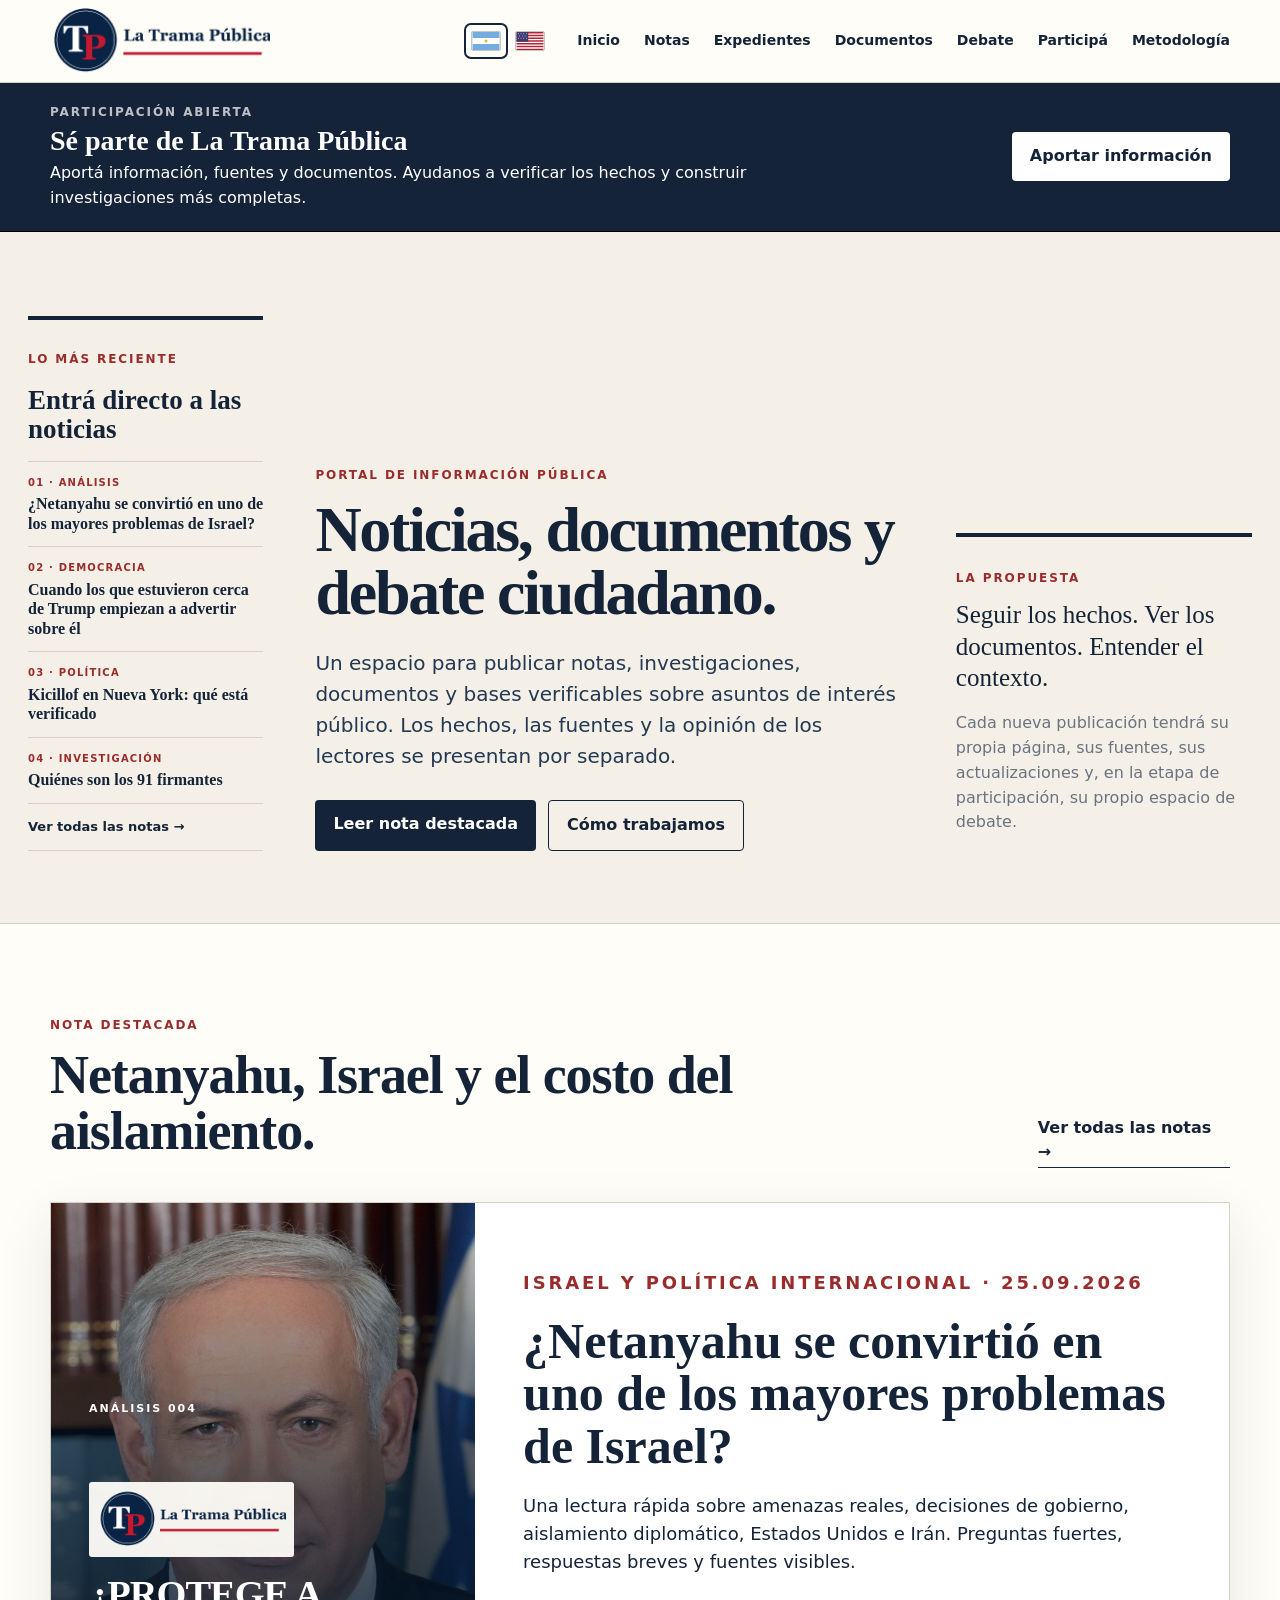
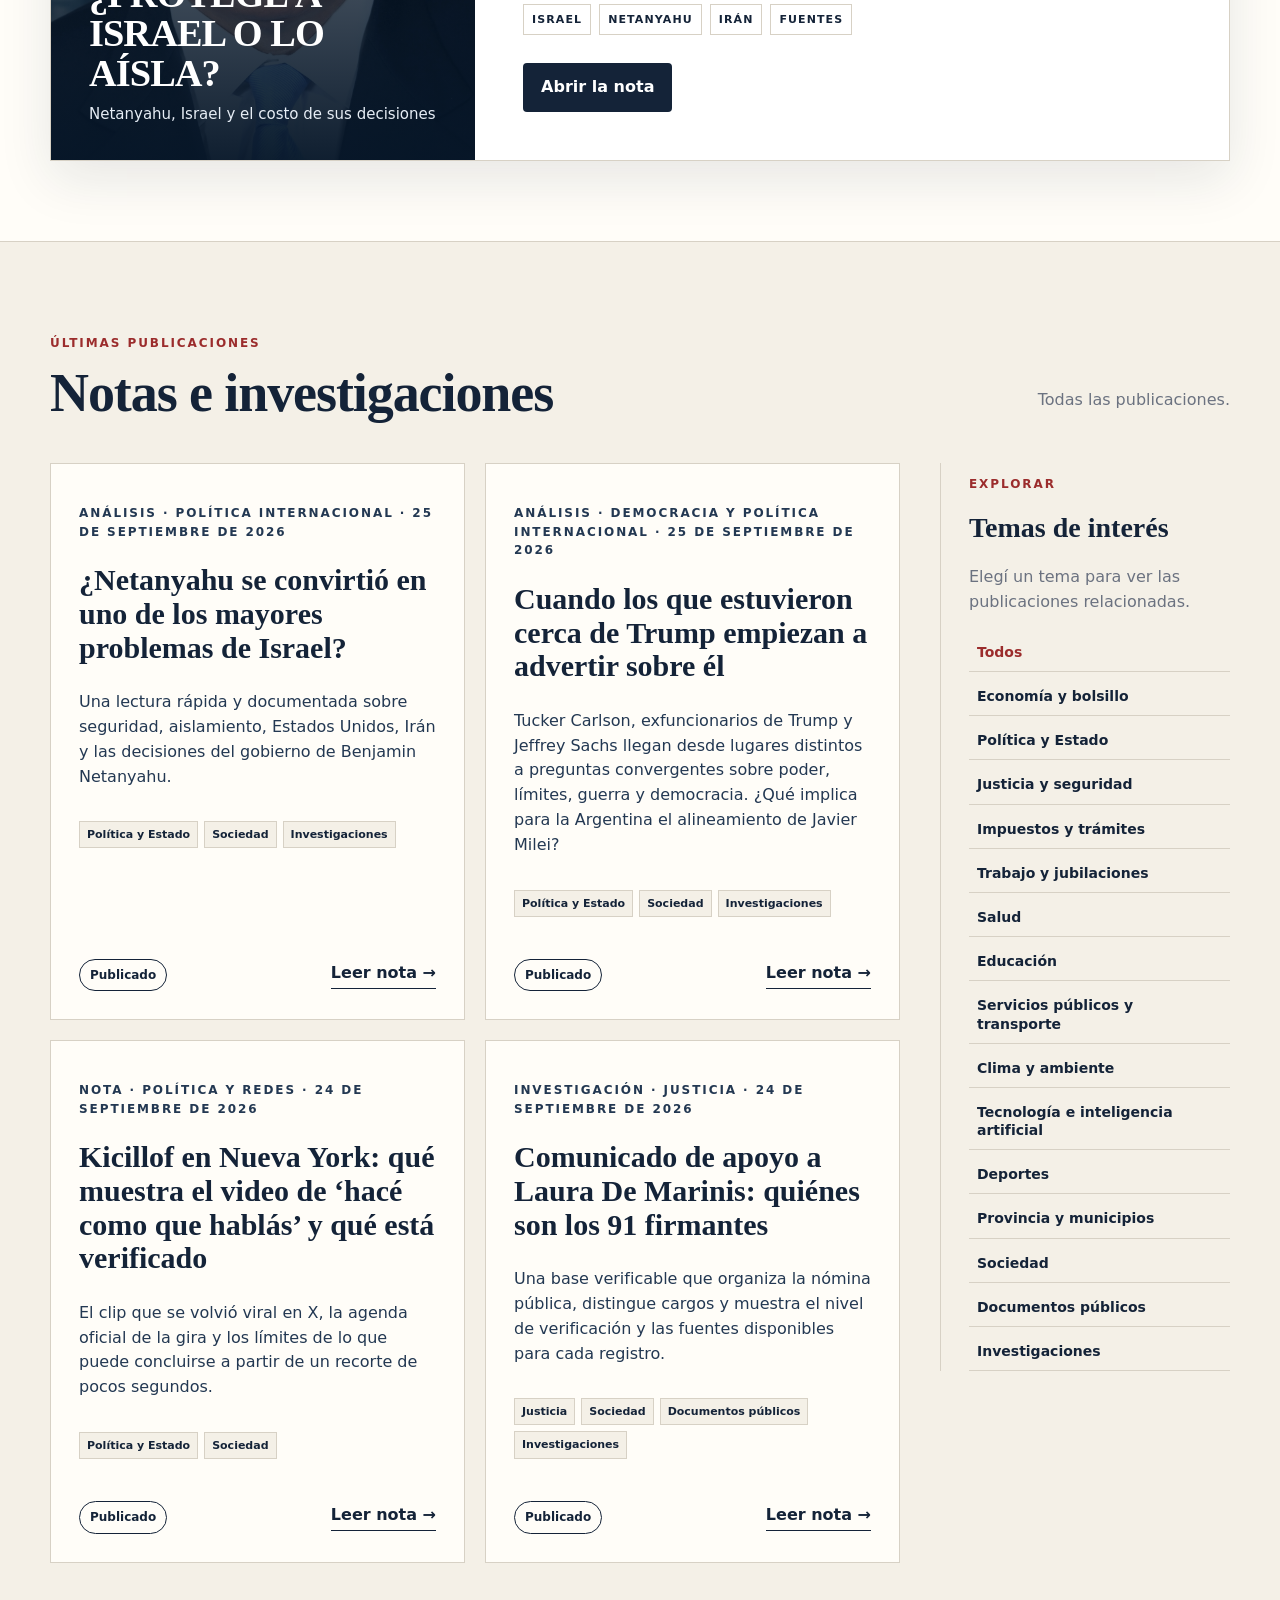
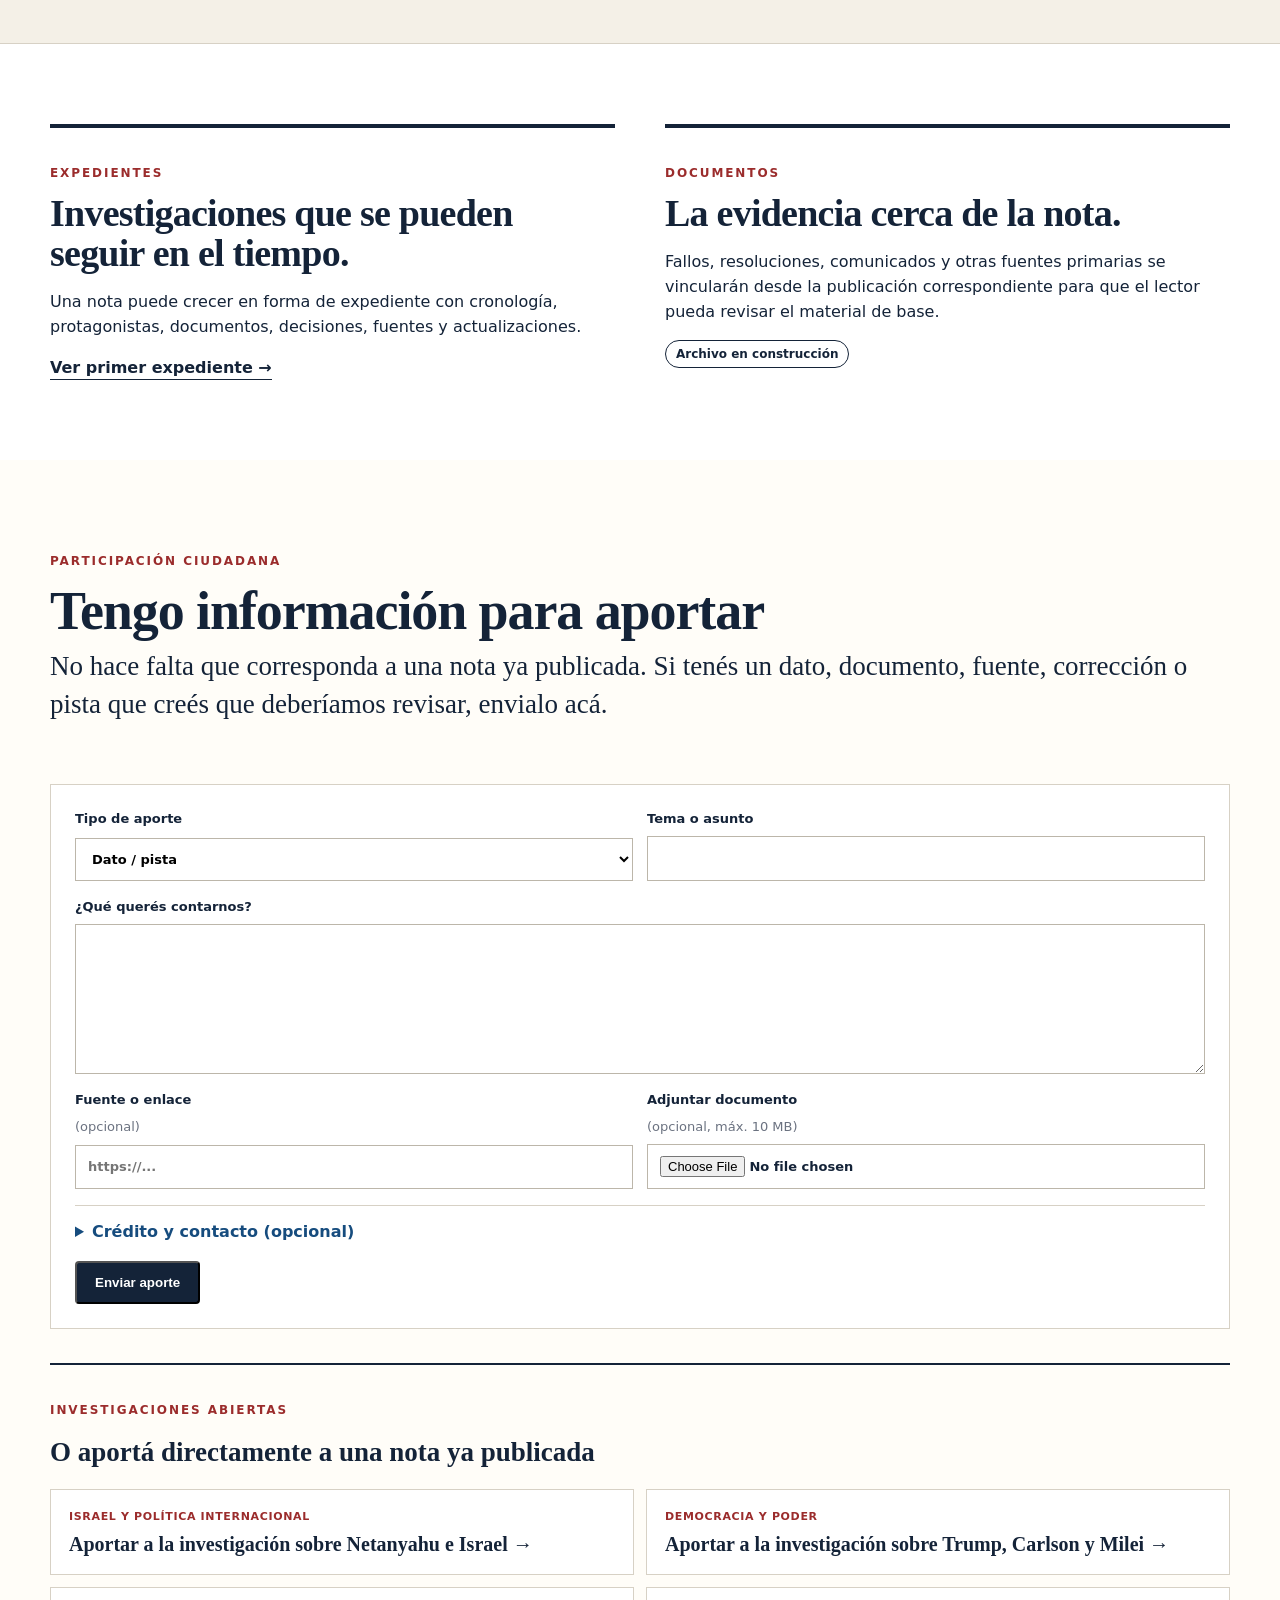
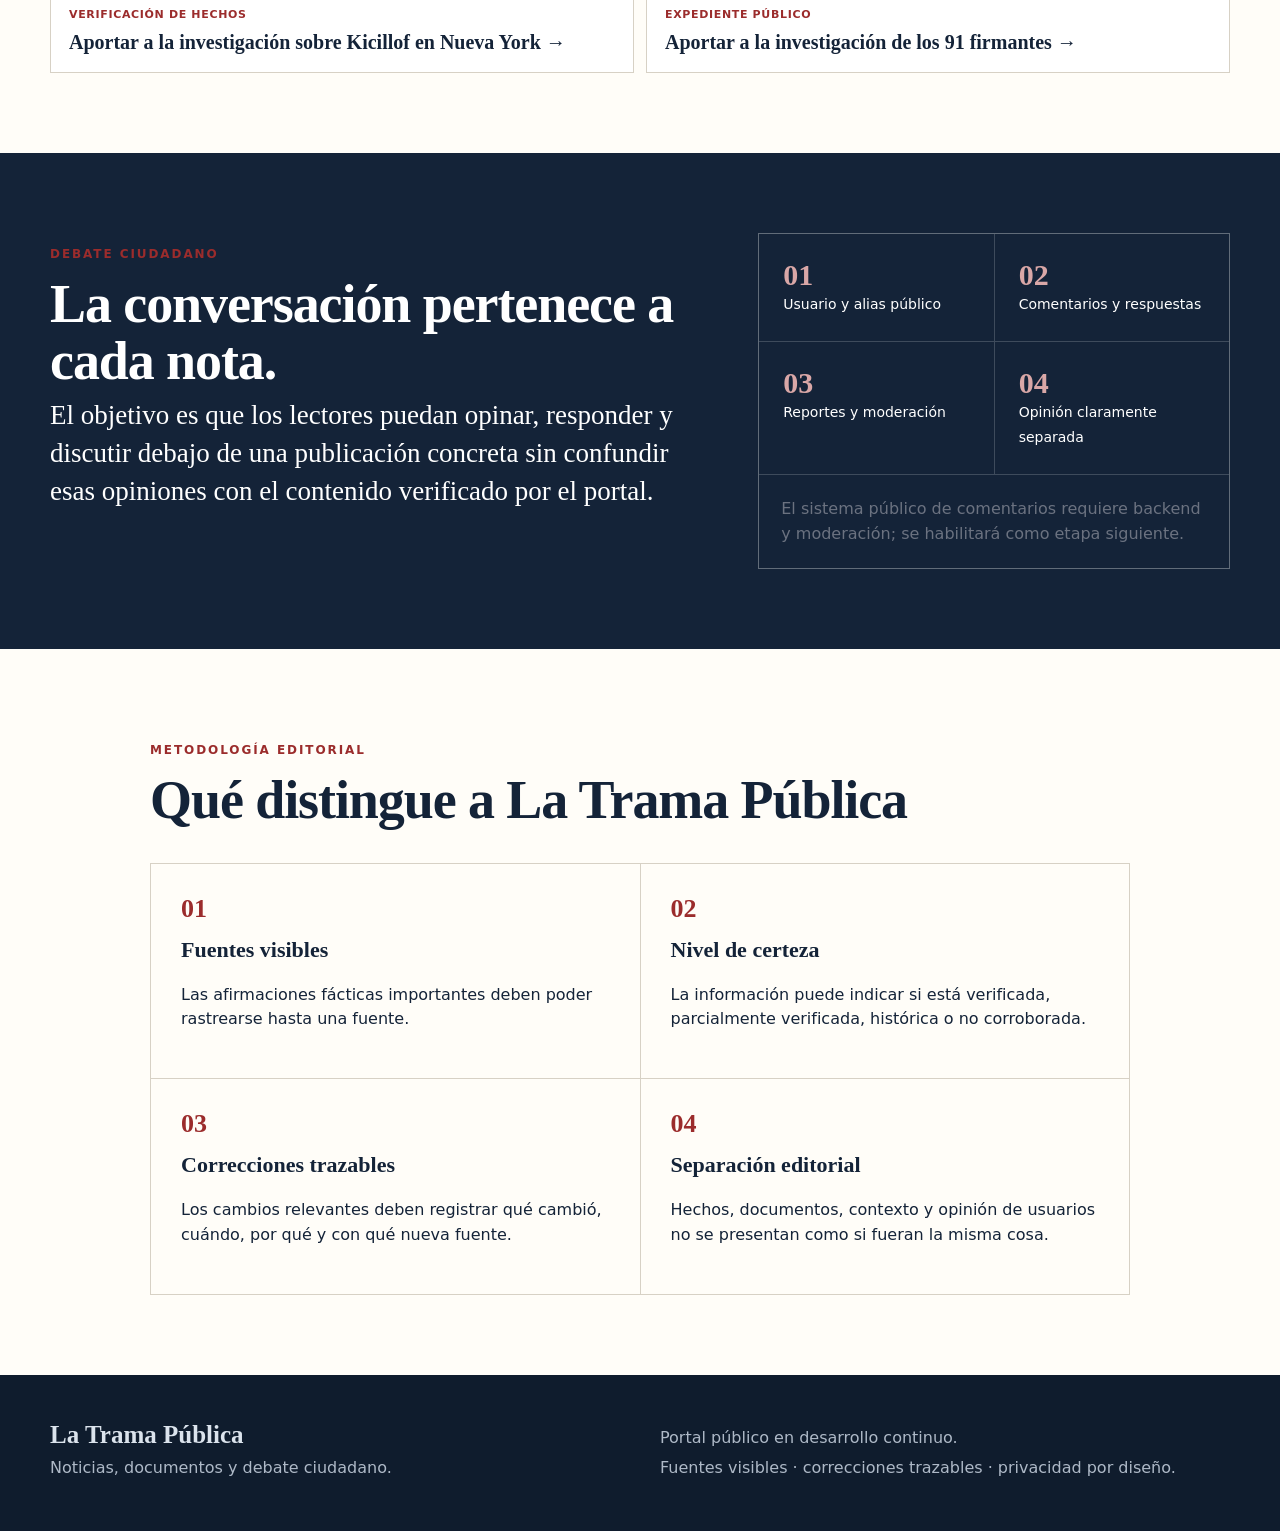
<file: index.html>
<!doctype html>
<html lang="es-AR" data-base="./" data-en-href="en/">
<head>
  <meta charset="utf-8"><meta name="viewport" content="width=device-width,initial-scale=1">
  <meta name="description" content="La Trama Pública: portal argentino de noticias, documentos, investigaciones y debate ciudadano con fuentes visibles.">
  <title>La Trama Pública — Noticias, documentos y debate ciudadano</title><link rel="stylesheet" href="styles.css?v=20260925-general2">
<link rel="icon" type="image/png" href="./assets/branding/tp-mark.png">
<link rel="alternate" type="application/rss+xml" title="La Trama Pública" href="https://floydskd-netizen.github.io/la-trama-publica/rss.xml">
</head>
<body>
<a class="skip" href="#contenido">Saltar al contenido</a>
<header class="site-header"><div class="masthead wrap"><a class="brand" href="./" aria-label="La Trama Pública, inicio"><img class="brand-logo" src="./assets/branding/la-trama-publica-logo.png" alt="La Trama Pública"></a><button class="nav-toggle" aria-label="Abrir menú" aria-expanded="false">Menú</button><nav class="main-nav" aria-label="Navegación principal"><a href="./">Inicio</a><a href="notas/">Notas</a><a href="#expedientes">Expedientes</a><a href="#documentos">Documentos</a><a href="#debate">Debate</a><a href="#participar">Participá</a><a href="#metodologia">Metodología</a></nav></div></header>
<main id="contenido">
<section class="home-participation-cta" aria-labelledby="participation-title"><div class="wrap home-participation-cta-inner"><div><p class="eyebrow">Participación abierta</p><h2 id="participation-title">Sé parte de La Trama Pública</h2><p>Aportá información, fuentes y documentos. Ayudanos a verificar los hechos y construir investigaciones más completas.</p></div><a class="btn primary" href="#participar">Aportar información</a></div></section>
<section class="hero portal-hero" id="inicio"><div class="home-hero-grid">
<aside class="latest-rail"><p class="eyebrow">Lo más reciente</p><h2>Entrá directo a las noticias</h2><a href="notas/netanyahu-israel-aislamiento/"><span>01 · ANÁLISIS</span><strong>¿Netanyahu se convirtió en uno de los mayores problemas de Israel?</strong></a><a href="notas/trump-carlson-democracia-milei/"><span>02 · DEMOCRACIA</span><strong>Cuando los que estuvieron cerca de Trump empiezan a advertir sobre él</strong></a><a href="notas/kicillof-nueva-york-video-viral/"><span>03 · POLÍTICA</span><strong>Kicillof en Nueva York: qué está verificado</strong></a><a href="notas/laura-de-marinis-91-firmantes/"><span>04 · INVESTIGACIÓN</span><strong>Quiénes son los 91 firmantes</strong></a><a class="latest-all" href="notas/">Ver todas las notas →</a></aside>
<div class="home-hero-main"><p class="eyebrow">Portal de información pública</p><h1>Noticias, documentos y debate ciudadano.</h1><p class="lead">Un espacio para publicar notas, investigaciones, documentos y bases verificables sobre asuntos de interés público. Los hechos, las fuentes y la opinión de los lectores se presentan por separado.</p><div class="hero-actions"><a class="btn primary" href="notas/netanyahu-israel-aislamiento/">Leer nota destacada</a><a class="btn ghost" href="#metodologia">Cómo trabajamos</a></div></div>
<aside class="hero-note"><span class="rule"></span><p class="kicker">La propuesta</p><blockquote>Seguir los hechos. Ver los documentos. Entender el contexto.</blockquote><p class="muted">Cada nueva publicación tendrá su propia página, sus fuentes, sus actualizaciones y, en la etapa de participación, su propio espacio de debate.</p></aside>
</div></section>
<section class="section portal-feature"><div class="wrap"><div class="section-head"><div><p class="eyebrow">Nota destacada</p><h2>Netanyahu, Israel y el costo del aislamiento.</h2></div><a class="text-link" href="notas/">Ver todas las notas →</a></div><article class="feature-grid"><div class="feature-visual feature-photo"><img class="feature-photo-image" src="assets/people/benjamin-netanyahu.jpg" alt="Benjamin Netanyahu"><div class="feature-photo-overlay"></div><div class="feature-photo-copy"><span class="feature-stamp">ANÁLISIS 004</span><img class="feature-photo-logo" src="assets/branding/la-trama-publica-logo.png" alt="La Trama Pública"><strong class="feature-photo-headline">¿PROTEGE A ISRAEL O LO AÍSLA?</strong><span>Netanyahu, Israel y el costo de sus decisiones</span></div></div><div class="feature-copy"><p class="eyebrow">Israel y política internacional · 25.09.2026</p><h3>¿Netanyahu se convirtió en uno de los mayores problemas de Israel?</h3><p>Una lectura rápida sobre amenazas reales, decisiones de gobierno, aislamiento diplomático, Estados Unidos e Irán. Preguntas fuertes, respuestas breves y fuentes visibles.</p><div class="labels"><span>ISRAEL</span><span>NETANYAHU</span><span>IRÁN</span><span>FUENTES</span></div><a class="btn primary" href="notas/netanyahu-israel-aislamiento/">Abrir la nota</a></div></article></div></section>
<section class="section publications" id="publicaciones"><div class="wrap"><div class="section-head"><div><p class="eyebrow">Últimas publicaciones</p><h2>Notas e investigaciones</h2></div><p class="muted" id="publication-filter-label">El archivo crecerá con cada nueva publicación.</p></div><div class="portal-content-grid"><div id="latest-publications" class="publication-grid" aria-live="polite"></div><aside class="topic-sidebar" aria-labelledby="topics-title"><p class="eyebrow">Explorar</p><h3 id="topics-title">Temas de interés</h3><p class="muted">Elegí un tema para ver las publicaciones relacionadas.</p><div id="interest-topics" class="topic-list"></div></aside></div></div></section>
<section class="section portal-panels" id="expedientes"><div class="wrap portal-columns"><article class="info-card"><p class="eyebrow">Expedientes</p><h2>Investigaciones que se pueden seguir en el tiempo.</h2><p>Una nota puede crecer en forma de expediente con cronología, protagonistas, documentos, decisiones, fuentes y actualizaciones.</p><a class="text-link" href="notas/laura-de-marinis-91-firmantes/">Ver primer expediente →</a></article><article class="info-card" id="documentos"><p class="eyebrow">Documentos</p><h2>La evidencia cerca de la nota.</h2><p>Fallos, resoluciones, comunicados y otras fuentes primarias se vincularán desde la publicación correspondiente para que el lector pueda revisar el material de base.</p><span class="status">Archivo en construcción</span></article></div></section>
<section class="section participation-home" id="participar"><div class="wrap"><div class="section-head"><div><p class="eyebrow">Participación ciudadana</p><h2>Tengo información para aportar</h2><p class="big-copy">No hace falta que corresponda a una nota ya publicada. Si tenés un dato, documento, fuente, corrección o pista que creés que deberíamos revisar, envialo acá.</p></div></div><form class="general-contribution-form" data-general-contribution-form><div class="contribution-grid"><label>Tipo de aporte<select name="contribution_type" required><option value="tip">Dato / pista</option><option value="source">Fuente</option><option value="document">Documento</option><option value="correction">Corrección</option><option value="investigation">Propuesta de investigación</option><option value="other">Otro</option></select></label><label>Tema o asunto<input name="topic" maxlength="200" required></label></div><label>¿Qué querés contarnos?<textarea name="details" minlength="20" maxlength="6000" required></textarea></label><div class="contribution-grid"><label>Fuente o enlace <span>(opcional)</span><input name="source_url" type="url" placeholder="https://..."></label><label>Adjuntar documento <span>(opcional, máx. 10 MB)</span><input name="file" type="file" accept=".pdf,.jpg,.jpeg,.png,.webp,.txt,.docx"></label></div><details class="contribution-contact"><summary>Crédito y contacto (opcional)</summary><div class="contribution-contact-body"><label>Tu nombre o alias<input name="contact_name" maxlength="120"></label><div class="contribution-grid"><label>Cómo podemos contactarte<select name="contact_method"><option value="">No dejar contacto</option><option value="email">Email</option><option value="whatsapp">WhatsApp</option><option value="telegram">Telegram</option><option value="phone">Teléfono / SMS</option><option value="x">X</option><option value="other">Otro</option></select></label><label>Dato de contacto<input name="contact_value" maxlength="200"></label></div><label>Nombre que querés usar si publicamos el crédito<input name="credit_name" maxlength="120"></label><label class="check"><input type="checkbox" name="allow_contact"> Autorizo a La Trama Pública a contactarme en privado sobre este aporte.</label><label class="check"><input type="checkbox" name="public_credit"> Si el aporte se incorpora, autorizo publicar mi nombre o alias como crédito.</label><label class="check"><input type="checkbox" name="public_contact"> También autorizo publicar el dato de contacto indicado.</label><p class="discussion-note">Tus datos de contacto permanecen privados salvo que autorices expresamente su publicación.</p></div></details><label class="hp-field" aria-hidden="true">Sitio web<input name="website" tabindex="-1" autocomplete="off"></label><div class="general-contribution-actions"><button class="btn primary" type="submit">Enviar aporte</button><p data-general-contribution-msg aria-live="polite"></p></div></form><div class="existing-investigations"><p class="eyebrow">Investigaciones abiertas</p><h3>O aportá directamente a una nota ya publicada</h3><div class="participation-links"><a href="notas/netanyahu-israel-aislamiento/#aportar"><span>Israel y política internacional</span><strong>Aportar a la investigación sobre Netanyahu e Israel →</strong></a><a href="notas/trump-carlson-democracia-milei/#aportar"><span>Democracia y poder</span><strong>Aportar a la investigación sobre Trump, Carlson y Milei →</strong></a><a href="notas/kicillof-nueva-york-video-viral/#aportar"><span>Verificación de hechos</span><strong>Aportar a la investigación sobre Kicillof en Nueva York →</strong></a><a href="notas/laura-de-marinis-91-firmantes/#aportar"><span>Expediente público</span><strong>Aportar a la investigación de los 91 firmantes →</strong></a></div></div></div></section>
<section class="section debate-home" id="debate"><div class="wrap debate-home-grid"><div><p class="eyebrow">Debate ciudadano</p><h2>La conversación pertenece a cada nota.</h2><p class="big-copy">El objetivo es que los lectores puedan opinar, responder y discutir debajo de una publicación concreta sin confundir esas opiniones con el contenido verificado por el portal.</p></div><div class="debate-rules"><div><strong>01</strong><span>Usuario y alias público</span></div><div><strong>02</strong><span>Comentarios y respuestas</span></div><div><strong>03</strong><span>Reportes y moderación</span></div><div><strong>04</strong><span>Opinión claramente separada</span></div><p class="muted">El sistema público de comentarios requiere backend y moderación; se habilitará como etapa siguiente.</p></div></div></section>
<section class="section method" id="metodologia"><div class="wrap narrow"><p class="eyebrow">Metodología editorial</p><h2>Qué distingue a La Trama Pública</h2><div class="method-grid"><div><span class="num">01</span><h3>Fuentes visibles</h3><p>Las afirmaciones fácticas importantes deben poder rastrearse hasta una fuente.</p></div><div><span class="num">02</span><h3>Nivel de certeza</h3><p>La información puede indicar si está verificada, parcialmente verificada, histórica o no corroborada.</p></div><div><span class="num">03</span><h3>Correcciones trazables</h3><p>Los cambios relevantes deben registrar qué cambió, cuándo, por qué y con qué nueva fuente.</p></div><div><span class="num">04</span><h3>Separación editorial</h3><p>Hechos, documentos, contexto y opinión de usuarios no se presentan como si fueran la misma cosa.</p></div></div></div></section>
</main>
<footer><div class="wrap footer-grid"><div><strong>La Trama Pública</strong><p>Noticias, documentos y debate ciudadano.</p></div><div><p>Portal público en desarrollo continuo.</p><p>Fuentes visibles · correcciones trazables · privacidad por diseño.</p></div></div></footer><script src="discussion-config.js"></script><script src="participation.js?v=20260925-general2"></script><script src="app.js"></script>
</body></html>
</file>
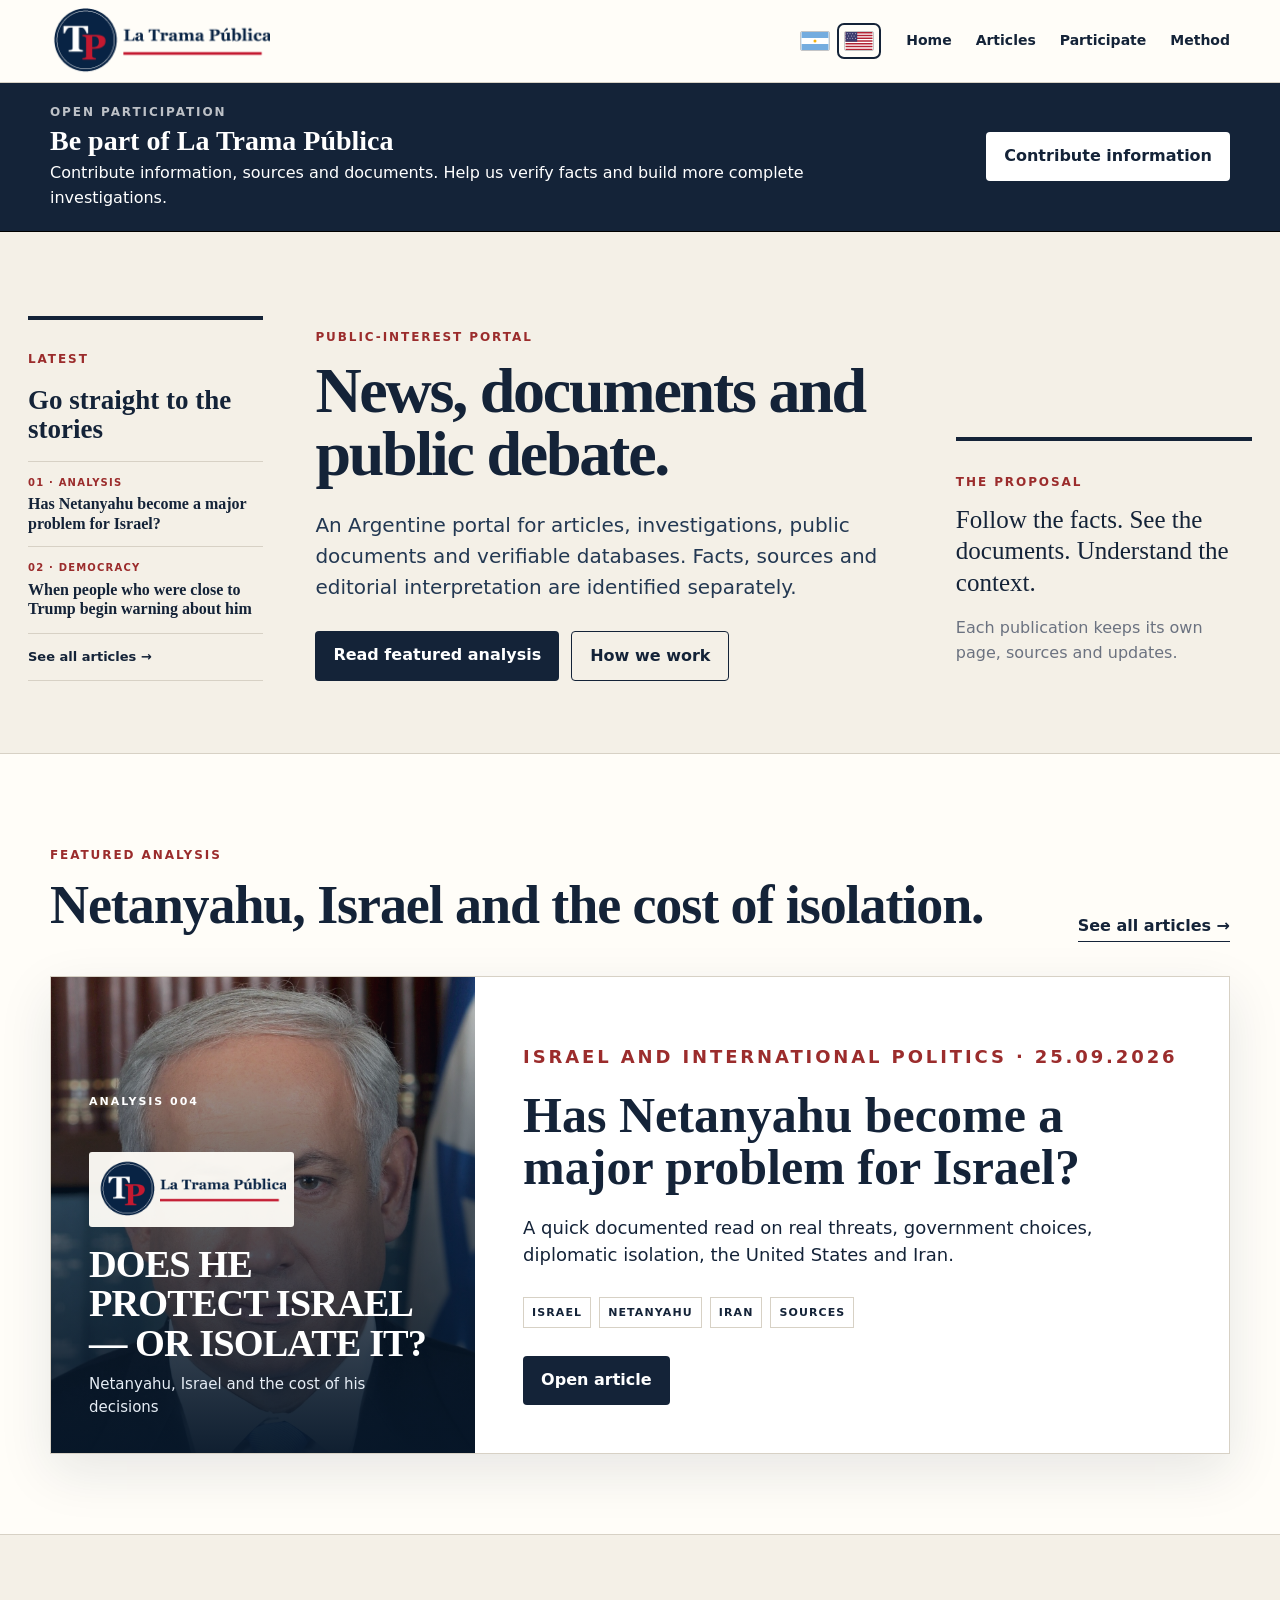
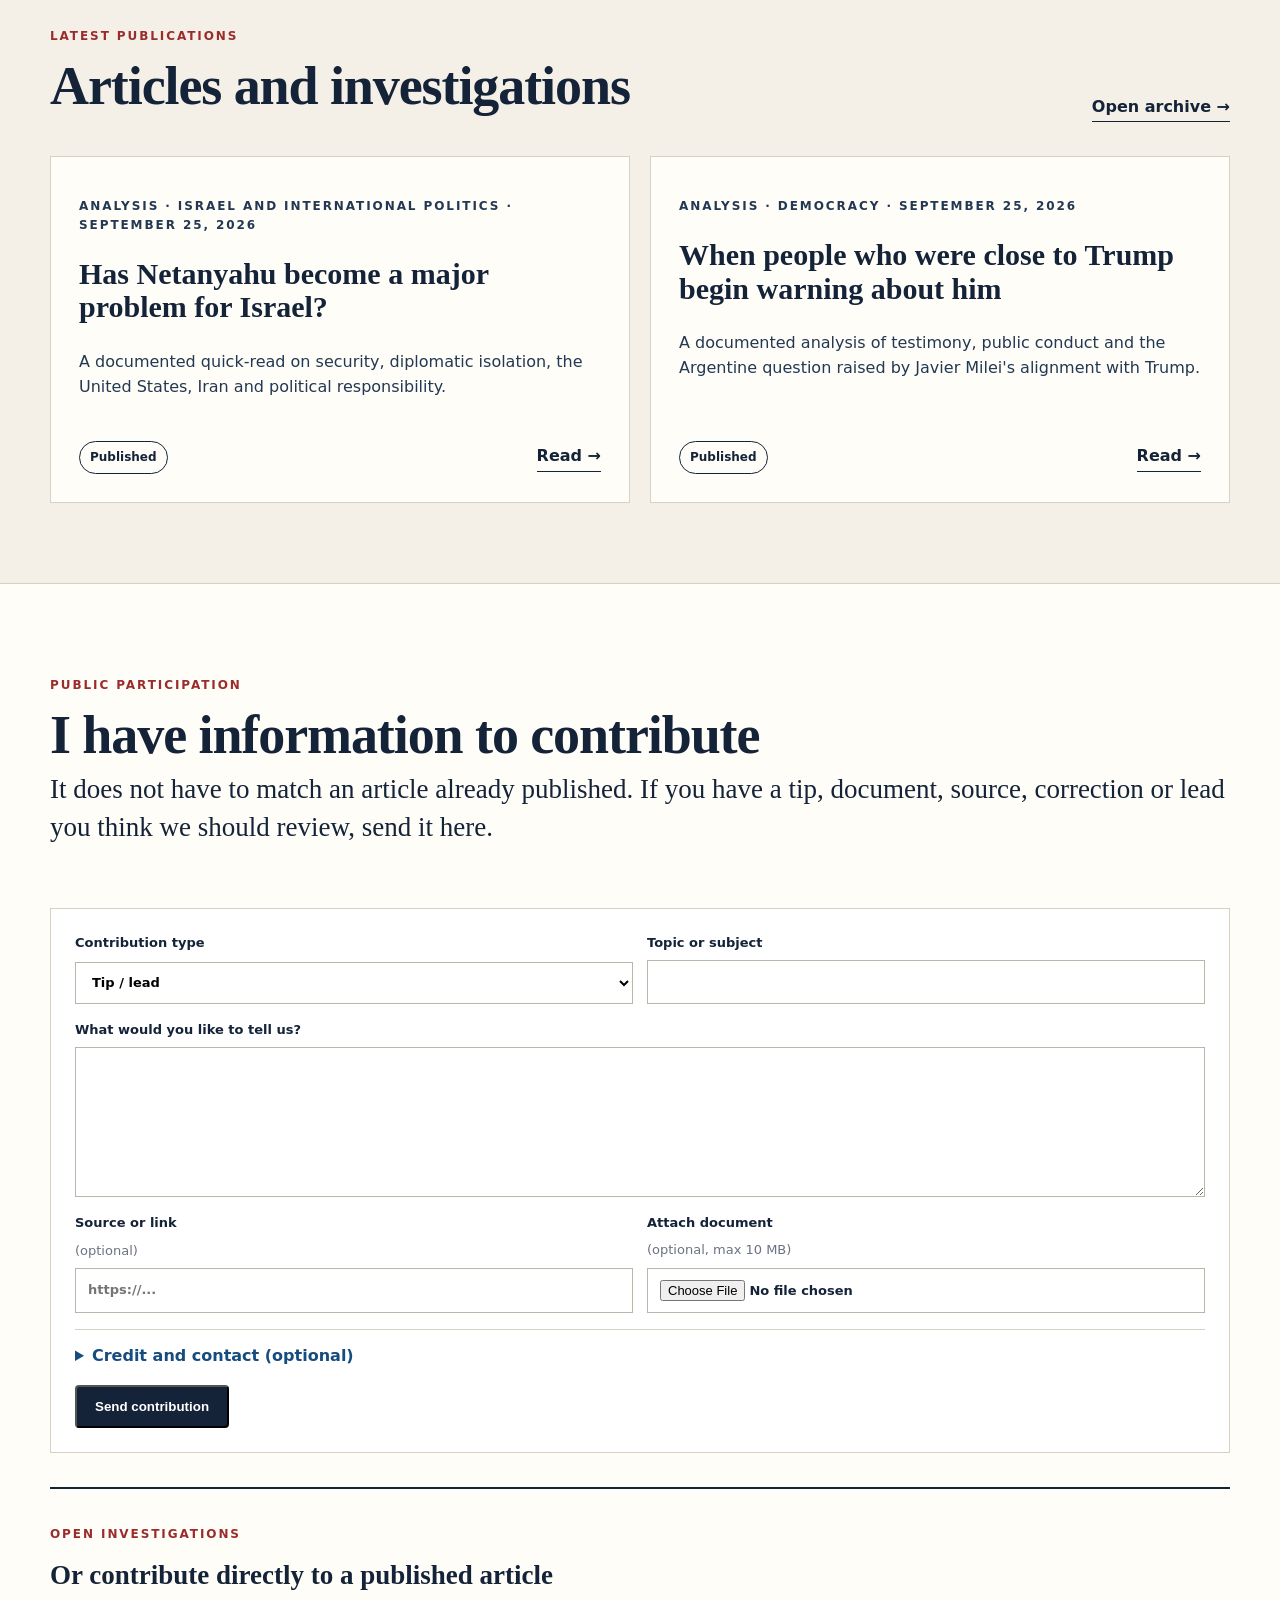
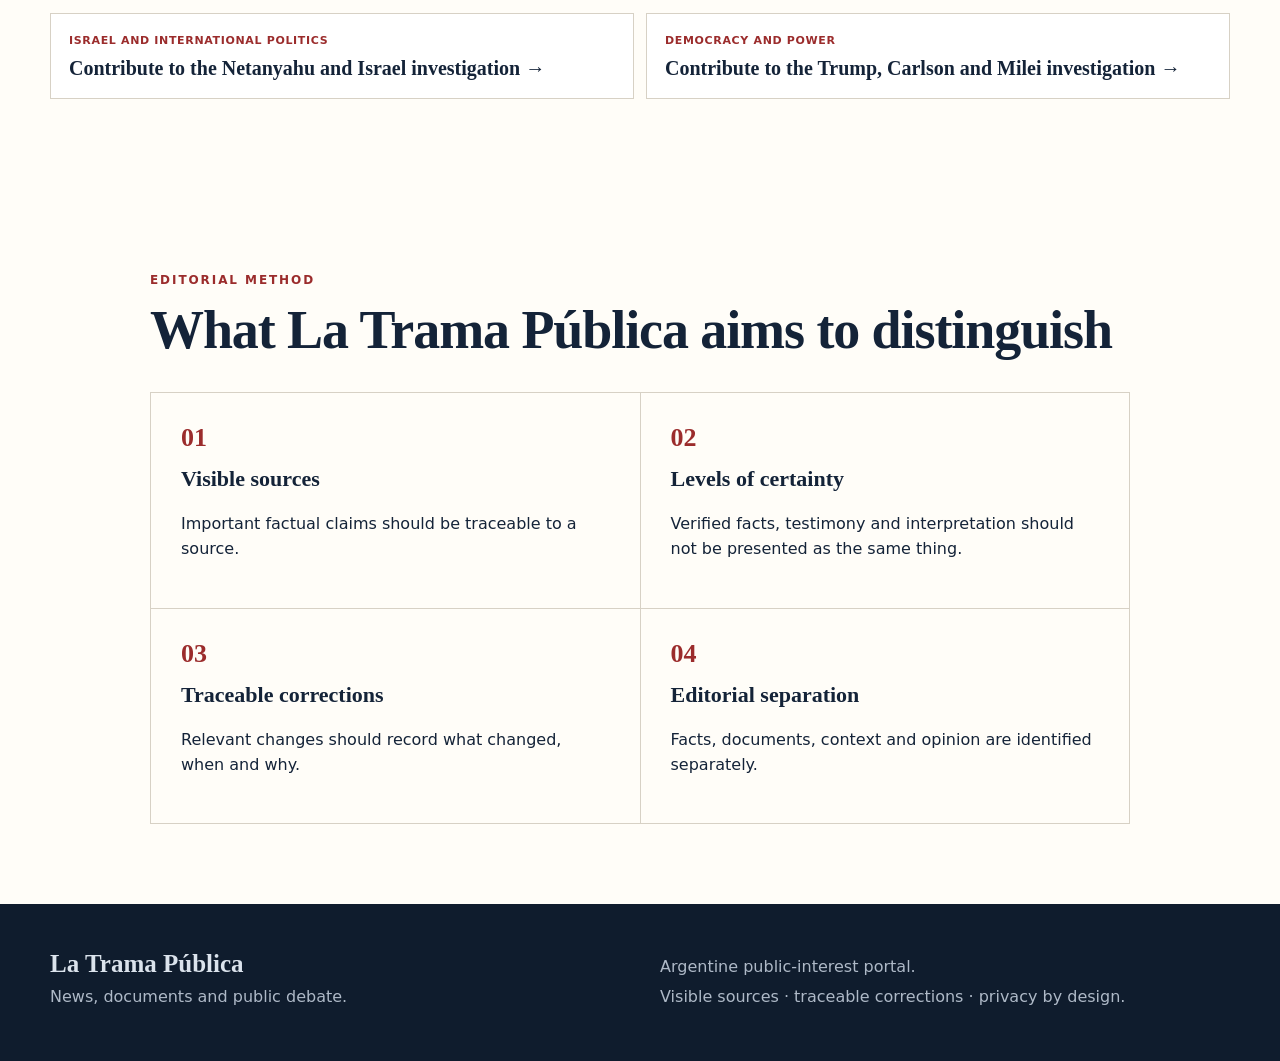
<file: en/index.html>
<!doctype html>
<html lang="en-US" data-base="../" data-es-href="../">
<head><meta charset="utf-8"><meta name="viewport" content="width=device-width,initial-scale=1"><meta name="description" content="La Trama Pública: Argentine public-interest portal for news, documents, investigations and public debate with visible sources."><title>La Trama Pública — News, documents and public debate</title><link rel="stylesheet" href="../styles.css?v=20260925-general2"><link rel="icon" type="image/png" href="../assets/branding/tp-mark.png">
<link rel="alternate" type="application/rss+xml" title="La Trama Pública" href="https://floydskd-netizen.github.io/la-trama-publica/rss.xml">
</head>
<body><a class="skip" href="#content">Skip to content</a><header class="site-header"><div class="masthead wrap"><a class="brand" href="./"><img class="brand-logo" src="../assets/branding/la-trama-publica-logo.png" alt="La Trama Pública"></a><button class="nav-toggle" aria-label="Open menu" aria-expanded="false">Menu</button><nav class="main-nav"><a href="./">Home</a><a href="notas/">Articles</a><a href="#participate">Participate</a><a href="#method">Method</a></nav></div></header>
<main id="content"><section class="home-participation-cta" aria-labelledby="participation-title"><div class="wrap home-participation-cta-inner"><div><p class="eyebrow">Open participation</p><h2 id="participation-title">Be part of La Trama Pública</h2><p>Contribute information, sources and documents. Help us verify facts and build more complete investigations.</p></div><a class="btn primary" href="#participate">Contribute information</a></div></section><section class="hero portal-hero"><div class="home-hero-grid">
<aside class="latest-rail"><p class="eyebrow">Latest</p><h2>Go straight to the stories</h2><a href="notas/netanyahu-israel-isolation/"><span>01 · ANALYSIS</span><strong>Has Netanyahu become a major problem for Israel?</strong></a><a href="notas/trump-carlson-democracia-milei/"><span>02 · DEMOCRACY</span><strong>When people who were close to Trump begin warning about him</strong></a><a class="latest-all" href="notas/">See all articles →</a></aside>
<div class="home-hero-main"><p class="eyebrow">Public-interest portal</p><h1>News, documents and public debate.</h1><p class="lead">An Argentine portal for articles, investigations, public documents and verifiable databases. Facts, sources and editorial interpretation are identified separately.</p><div class="hero-actions"><a class="btn primary" href="notas/netanyahu-israel-isolation/">Read featured analysis</a><a class="btn ghost" href="#method">How we work</a></div></div>
<aside class="hero-note"><span class="rule"></span><p class="kicker">The proposal</p><blockquote>Follow the facts. See the documents. Understand the context.</blockquote><p class="muted">Each publication keeps its own page, sources and updates.</p></aside>
</div></section>
<section class="section portal-feature"><div class="wrap"><div class="section-head"><div><p class="eyebrow">Featured analysis</p><h2>Netanyahu, Israel and the cost of isolation.</h2></div><a class="text-link" href="notas/">See all articles →</a></div><article class="feature-grid"><div class="feature-visual feature-photo"><img class="feature-photo-image" src="../assets/people/benjamin-netanyahu.jpg" alt="Benjamin Netanyahu"><div class="feature-photo-overlay"></div><div class="feature-photo-copy"><span class="feature-stamp">ANALYSIS 004</span><img class="feature-photo-logo" src="../assets/branding/la-trama-publica-logo.png" alt="La Trama Pública"><strong class="feature-photo-headline">DOES HE PROTECT ISRAEL — OR ISOLATE IT?</strong><span>Netanyahu, Israel and the cost of his decisions</span></div></div><div class="feature-copy"><p class="eyebrow">Israel and international politics · 25.09.2026</p><h3>Has Netanyahu become a major problem for Israel?</h3><p>A quick documented read on real threats, government choices, diplomatic isolation, the United States and Iran.</p><div class="labels"><span>ISRAEL</span><span>NETANYAHU</span><span>IRAN</span><span>SOURCES</span></div><a class="btn primary" href="notas/netanyahu-israel-isolation/">Open article</a></div></article></div></section>
<section class="section publications"><div class="wrap"><div class="section-head"><div><p class="eyebrow">Latest publications</p><h2>Articles and investigations</h2></div><a class="text-link" href="notas/">Open archive →</a></div><div class="publication-grid"><article class="publication-card"><p class="eyebrow">Analysis · Israel and international politics · September 25, 2026</p><h3><a href="notas/netanyahu-israel-isolation/">Has Netanyahu become a major problem for Israel?</a></h3><p>A documented quick-read on security, diplomatic isolation, the United States, Iran and political responsibility.</p><div class="publication-foot"><span class="status">Published</span><a class="text-link" href="notas/netanyahu-israel-isolation/">Read →</a></div></article><article class="publication-card"><p class="eyebrow">Analysis · Democracy · September 25, 2026</p><h3><a href="notas/trump-carlson-democracia-milei/">When people who were close to Trump begin warning about him</a></h3><p>A documented analysis of testimony, public conduct and the Argentine question raised by Javier Milei's alignment with Trump.</p><div class="publication-foot"><span class="status">Published</span><a class="text-link" href="notas/trump-carlson-democracia-milei/">Read →</a></div></article></div></div></section>
<section class="section participation-home" id="participate"><div class="wrap"><div class="section-head"><div><p class="eyebrow">Public participation</p><h2>I have information to contribute</h2><p class="big-copy">It does not have to match an article already published. If you have a tip, document, source, correction or lead you think we should review, send it here.</p></div></div><form class="general-contribution-form" data-general-contribution-form><div class="contribution-grid"><label>Contribution type<select name="contribution_type" required><option value="tip">Tip / lead</option><option value="source">Source</option><option value="document">Document</option><option value="correction">Correction</option><option value="investigation">Investigation proposal</option><option value="other">Other</option></select></label><label>Topic or subject<input name="topic" maxlength="200" required></label></div><label>What would you like to tell us?<textarea name="details" minlength="20" maxlength="6000" required></textarea></label><div class="contribution-grid"><label>Source or link <span>(optional)</span><input name="source_url" type="url" placeholder="https://..."></label><label>Attach document <span>(optional, max 10 MB)</span><input name="file" type="file" accept=".pdf,.jpg,.jpeg,.png,.webp,.txt,.docx"></label></div><details class="contribution-contact"><summary>Credit and contact (optional)</summary><div class="contribution-contact-body"><label>Your name or alias<input name="contact_name" maxlength="120"></label><div class="contribution-grid"><label>How may we contact you?<select name="contact_method"><option value="">No contact information</option><option value="email">Email</option><option value="whatsapp">WhatsApp</option><option value="telegram">Telegram</option><option value="phone">Phone / SMS</option><option value="x">X</option><option value="other">Other</option></select></label><label>Contact information<input name="contact_value" maxlength="200"></label></div><label>Name to use if we publish a credit<input name="credit_name" maxlength="120"></label><label class="check"><input type="checkbox" name="allow_contact"> I allow La Trama Pública to contact me privately about this contribution.</label><label class="check"><input type="checkbox" name="public_credit"> If the contribution is incorporated, I allow my name or alias to be published as a credit.</label><label class="check"><input type="checkbox" name="public_contact"> I also allow the contact information above to be published.</label><p class="discussion-note">Your contact information remains private unless you explicitly authorize publication.</p></div></details><label class="hp-field" aria-hidden="true">Website<input name="website" tabindex="-1" autocomplete="off"></label><div class="general-contribution-actions"><button class="btn primary" type="submit">Send contribution</button><p data-general-contribution-msg aria-live="polite"></p></div></form><div class="existing-investigations"><p class="eyebrow">Open investigations</p><h3>Or contribute directly to a published article</h3><div class="participation-links"><a href="notas/netanyahu-israel-isolation/#aportar"><span>Israel and international politics</span><strong>Contribute to the Netanyahu and Israel investigation →</strong></a><a href="notas/trump-carlson-democracia-milei/#aportar"><span>Democracy and power</span><strong>Contribute to the Trump, Carlson and Milei investigation →</strong></a></div></div></div></section><section class="section method" id="method"><div class="wrap narrow"><p class="eyebrow">Editorial method</p><h2>What La Trama Pública aims to distinguish</h2><div class="method-grid"><div><span class="num">01</span><h3>Visible sources</h3><p>Important factual claims should be traceable to a source.</p></div><div><span class="num">02</span><h3>Levels of certainty</h3><p>Verified facts, testimony and interpretation should not be presented as the same thing.</p></div><div><span class="num">03</span><h3>Traceable corrections</h3><p>Relevant changes should record what changed, when and why.</p></div><div><span class="num">04</span><h3>Editorial separation</h3><p>Facts, documents, context and opinion are identified separately.</p></div></div></div></section></main>
<footer><div class="wrap footer-grid"><div><strong>La Trama Pública</strong><p>News, documents and public debate.</p></div><div><p>Argentine public-interest portal.</p><p>Visible sources · traceable corrections · privacy by design.</p></div></div></footer><script src="../discussion-config.js"></script><script src="../participation.js?v=20260925-general2"></script><script src="../app.js"></script></body></html>
</file>
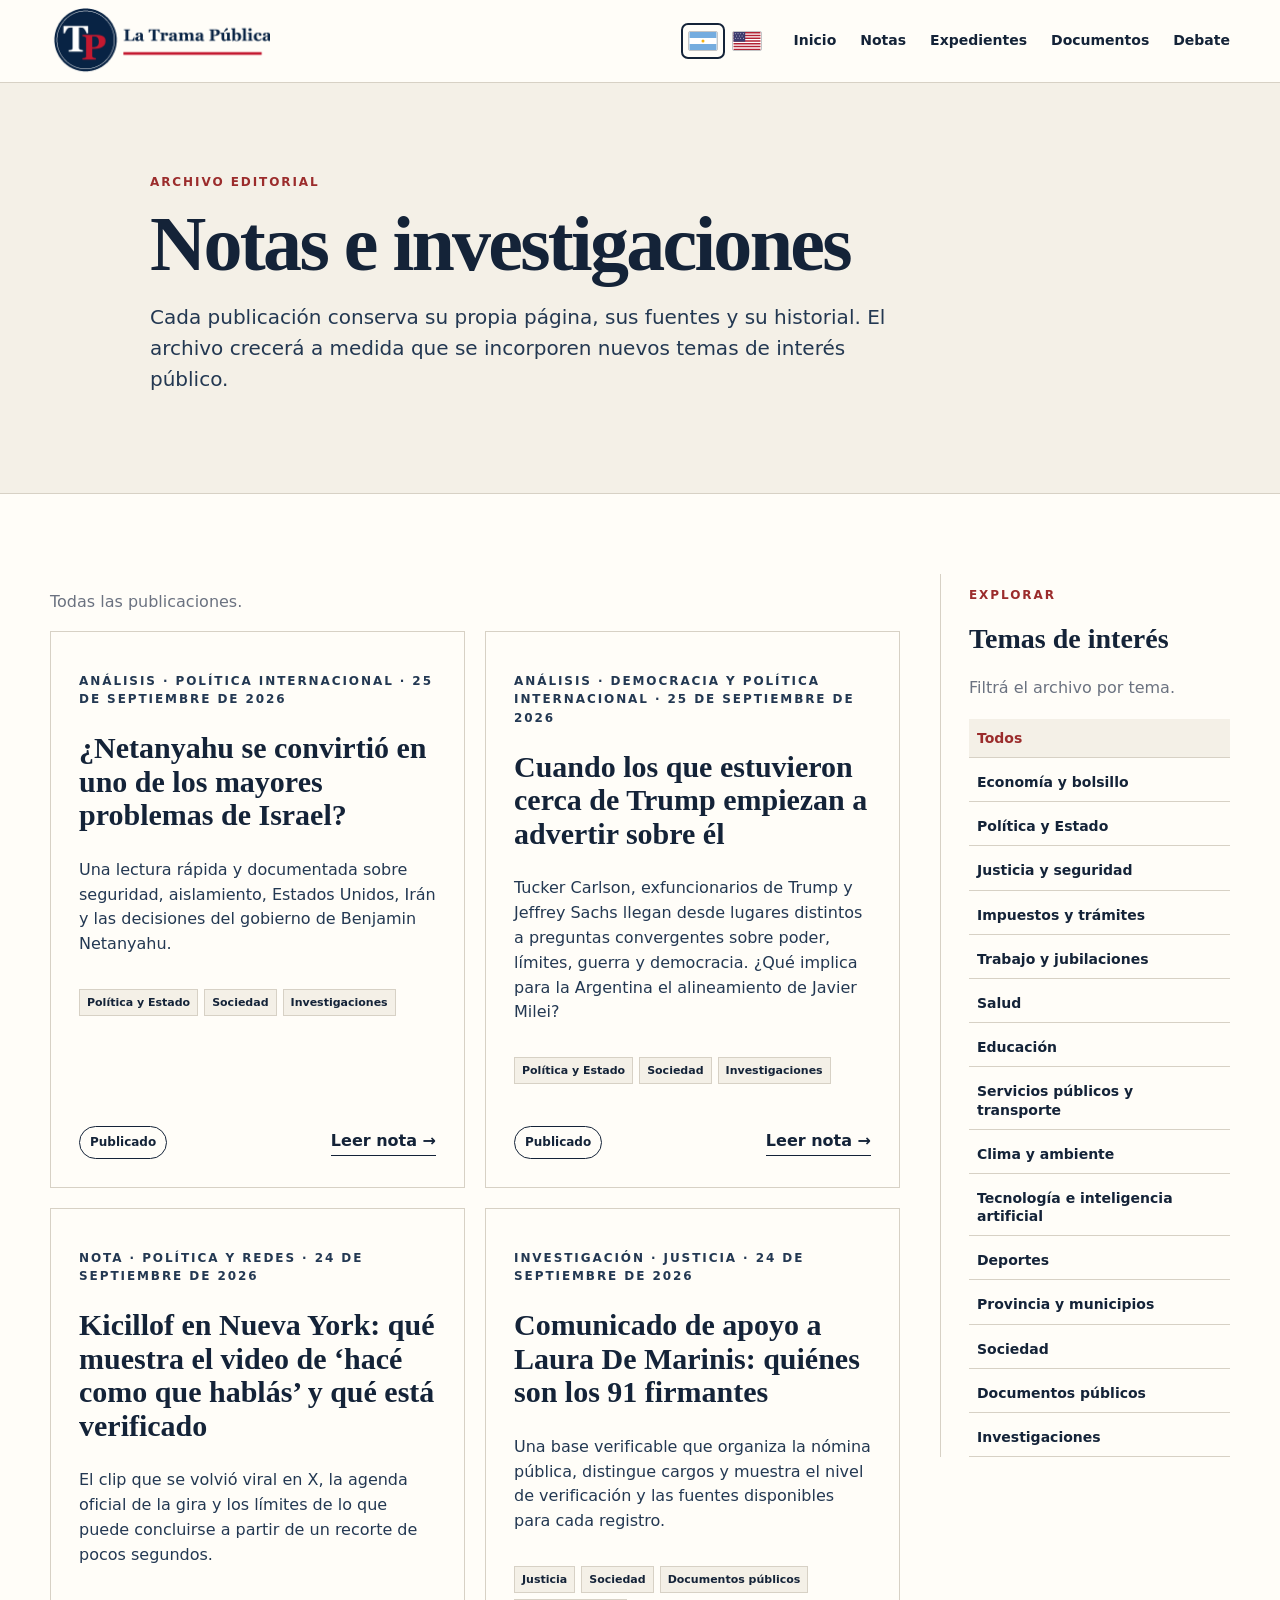
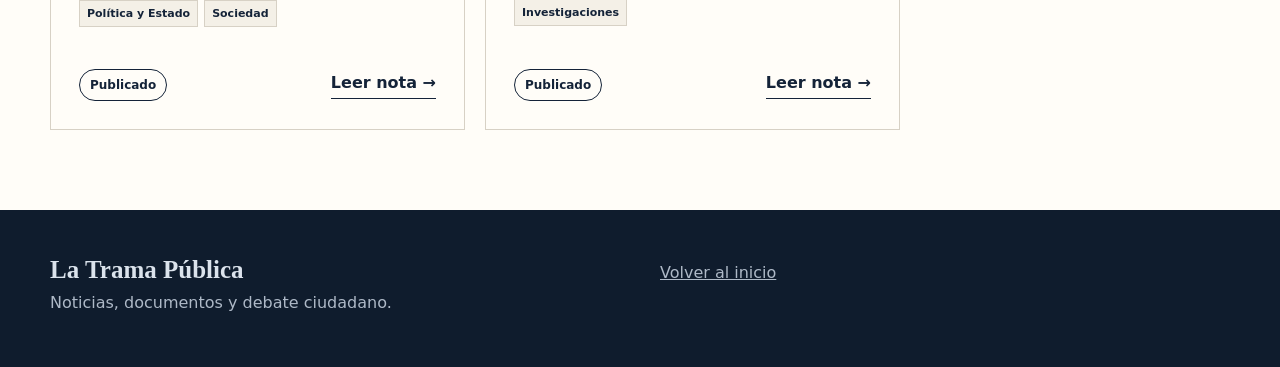
<file: notas/index.html>
<!doctype html>
<html lang="es-AR" data-base="../" data-en-href="../en/notas/">
<head><meta charset="utf-8"><meta name="viewport" content="width=device-width,initial-scale=1"><meta name="description" content="Archivo de notas e investigaciones de La Trama Pública."><title>Notas — La Trama Pública</title><link rel="stylesheet" href="../styles.css"><link rel="icon" type="image/png" href="../assets/branding/tp-mark.png">
<link rel="alternate" type="application/rss+xml" title="La Trama Pública" href="https://floydskd-netizen.github.io/la-trama-publica/rss.xml">
</head>
<body><a class="skip" href="#contenido">Saltar al contenido</a><header class="site-header"><div class="masthead wrap"><a class="brand" href="../"><img class="brand-logo" src="../assets/branding/la-trama-publica-logo.png" alt="La Trama Pública"></a><button class="nav-toggle" aria-label="Abrir menú" aria-expanded="false">Menú</button><nav class="main-nav"><a href="../">Inicio</a><a href="./">Notas</a><a href="../#expedientes">Expedientes</a><a href="../#documentos">Documentos</a><a href="../#debate">Debate</a></nav></div></header>
<main id="contenido"><section class="archive-hero"><div class="wrap narrow"><p class="eyebrow">Archivo editorial</p><h1>Notas e investigaciones</h1><p class="lead">Cada publicación conserva su propia página, sus fuentes y su historial. El archivo crecerá a medida que se incorporen nuevos temas de interés público.</p></div></section><section class="section"><div class="wrap"><div class="portal-content-grid"><div><p class="muted" id="publication-filter-label">Todas las publicaciones.</p><div id="latest-publications" class="publication-grid archive-grid" aria-live="polite"></div></div><aside class="topic-sidebar" aria-labelledby="topics-title"><p class="eyebrow">Explorar</p><h3 id="topics-title">Temas de interés</h3><p class="muted">Filtrá el archivo por tema.</p><div id="interest-topics" class="topic-list"></div></aside></div></div></section></main>
<footer><div class="wrap footer-grid"><div><strong>La Trama Pública</strong><p>Noticias, documentos y debate ciudadano.</p></div><div><p><a href="../">Volver al inicio</a></p></div></div></footer><script src="../app.js"></script></body></html>
</file>
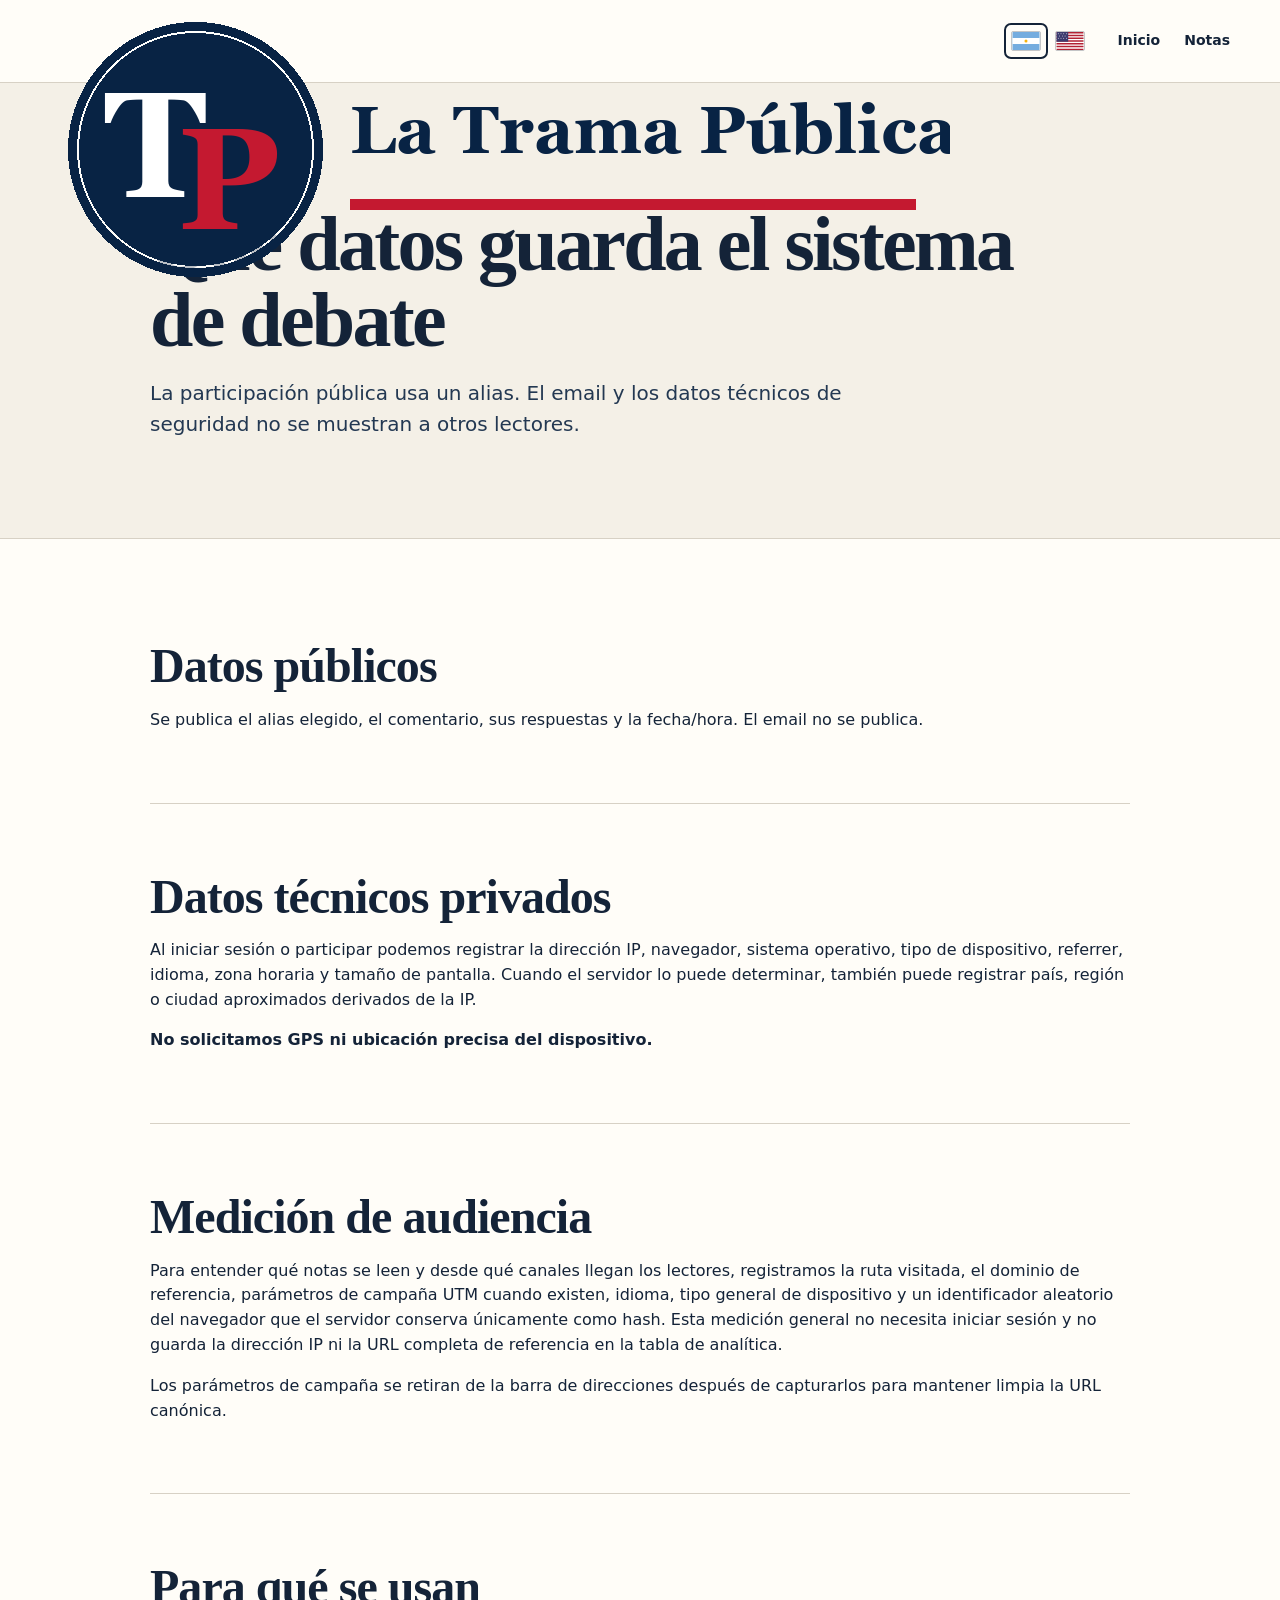
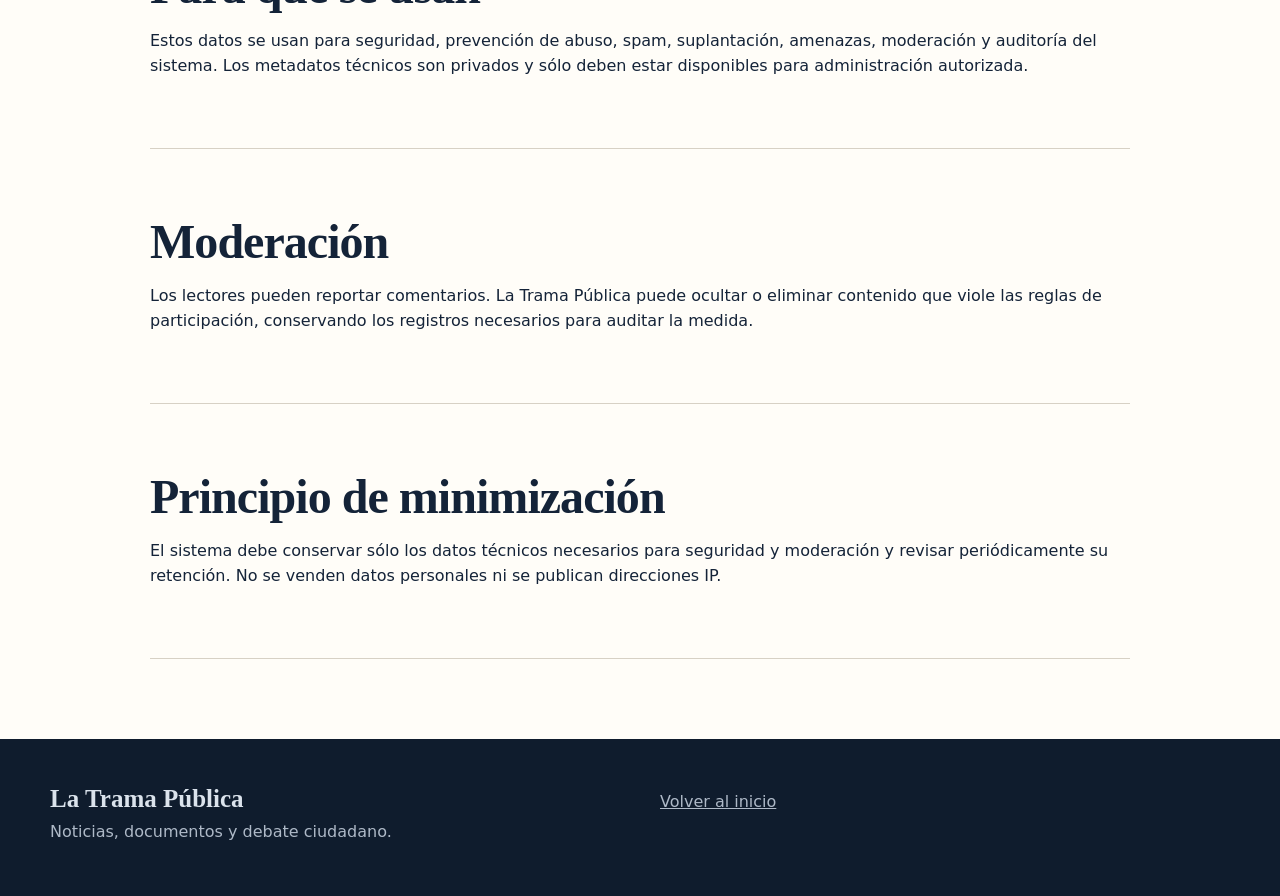
<file: privacidad/index.html>
<!doctype html>
<html lang="es-AR" data-base="../" data-en-href="../en/privacy/">
<head><meta charset="utf-8"><meta name="viewport" content="width=device-width,initial-scale=1"><title>Privacidad — La Trama Pública</title><meta name="description" content="Política de privacidad y datos técnicos del sistema de debate de La Trama Pública."><link rel="stylesheet" href="../styles.css"><link rel="alternate" type="application/rss+xml" title="La Trama Pública" href="https://floydskd-netizen.github.io/la-trama-publica/rss.xml">
</head>
<body><a class="skip" href="#contenido">Saltar al contenido</a><header class="site-header"><div class="masthead wrap"><a class="brand brand-logo" href="../"><img src="../assets/branding/la-trama-publica-logo.png" alt="La Trama Pública"></a><button class="nav-toggle" aria-label="Abrir menú" aria-expanded="false">Menú</button><nav class="main-nav"><a href="../">Inicio</a><a href="../notas/">Notas</a></nav></div></header>
<main id="contenido"><section class="archive-hero"><div class="wrap narrow"><p class="eyebrow">Privacidad</p><h1>Qué datos guarda el sistema de debate</h1><p class="lead">La participación pública usa un alias. El email y los datos técnicos de seguridad no se muestran a otros lectores.</p></div></section>
<section class="section"><div class="wrap narrow"><article class="article-block"><h2>Datos públicos</h2><p>Se publica el alias elegido, el comentario, sus respuestas y la fecha/hora. El email no se publica.</p></article>
<article class="article-block"><h2>Datos técnicos privados</h2><p>Al iniciar sesión o participar podemos registrar la dirección IP, navegador, sistema operativo, tipo de dispositivo, referrer, idioma, zona horaria y tamaño de pantalla. Cuando el servidor lo puede determinar, también puede registrar país, región o ciudad aproximados derivados de la IP.</p><p><strong>No solicitamos GPS ni ubicación precisa del dispositivo.</strong></p></article>
<article class="article-block"><h2>Medición de audiencia</h2><p>Para entender qué notas se leen y desde qué canales llegan los lectores, registramos la ruta visitada, el dominio de referencia, parámetros de campaña UTM cuando existen, idioma, tipo general de dispositivo y un identificador aleatorio del navegador que el servidor conserva únicamente como hash. Esta medición general no necesita iniciar sesión y no guarda la dirección IP ni la URL completa de referencia en la tabla de analítica.</p><p>Los parámetros de campaña se retiran de la barra de direcciones después de capturarlos para mantener limpia la URL canónica.</p></article>
<article class="article-block"><h2>Para qué se usan</h2><p>Estos datos se usan para seguridad, prevención de abuso, spam, suplantación, amenazas, moderación y auditoría del sistema. Los metadatos técnicos son privados y sólo deben estar disponibles para administración autorizada.</p></article>
<article class="article-block"><h2>Moderación</h2><p>Los lectores pueden reportar comentarios. La Trama Pública puede ocultar o eliminar contenido que viole las reglas de participación, conservando los registros necesarios para auditar la medida.</p></article>
<article class="article-block"><h2>Principio de minimización</h2><p>El sistema debe conservar sólo los datos técnicos necesarios para seguridad y moderación y revisar periódicamente su retención. No se venden datos personales ni se publican direcciones IP.</p></article></div></section></main>
<footer><div class="wrap footer-grid"><div><strong>La Trama Pública</strong><p>Noticias, documentos y debate ciudadano.</p></div><div><p><a href="../">Volver al inicio</a></p></div></div></footer><script src="../app.js"></script></body></html>
</file>
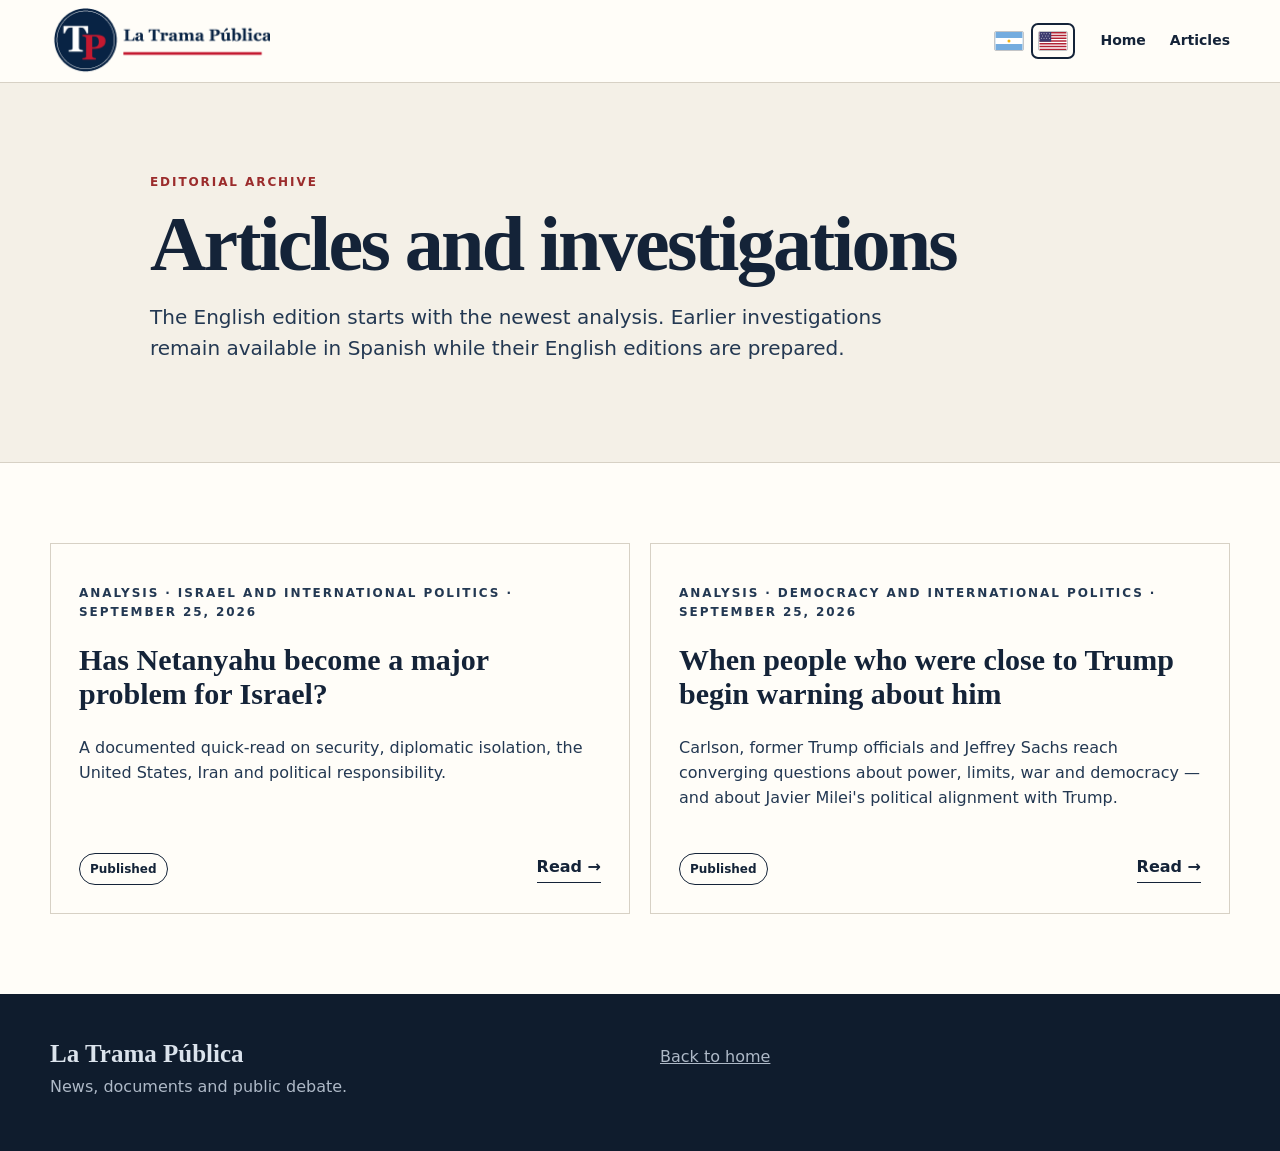
<file: en/notas/index.html>
<!doctype html>
<html lang="en-US" data-base="../../" data-es-href="../../notas/">
<head><meta charset="utf-8"><meta name="viewport" content="width=device-width,initial-scale=1"><meta name="description" content="Articles and investigations from La Trama Pública."><title>Articles — La Trama Pública</title><link rel="stylesheet" href="../../styles.css"><link rel="icon" type="image/png" href="../../assets/branding/tp-mark.png">
<link rel="alternate" type="application/rss+xml" title="La Trama Pública" href="https://floydskd-netizen.github.io/la-trama-publica/rss.xml">
</head>
<body><a class="skip" href="#content">Skip to content</a><header class="site-header"><div class="masthead wrap"><a class="brand" href="../"><img class="brand-logo" src="../../assets/branding/la-trama-publica-logo.png" alt="La Trama Pública"></a><button class="nav-toggle" aria-label="Open menu" aria-expanded="false">Menu</button><nav class="main-nav"><a href="../">Home</a><a href="./">Articles</a></nav></div></header>
<main id="content"><section class="archive-hero"><div class="wrap narrow"><p class="eyebrow">Editorial archive</p><h1>Articles and investigations</h1><p class="lead">The English edition starts with the newest analysis. Earlier investigations remain available in Spanish while their English editions are prepared.</p></div></section><section class="section"><div class="wrap"><div class="publication-grid archive-grid"><article class="publication-card"><p class="eyebrow">Analysis · Israel and international politics · September 25, 2026</p><h3><a href="netanyahu-israel-isolation/">Has Netanyahu become a major problem for Israel?</a></h3><p>A documented quick-read on security, diplomatic isolation, the United States, Iran and political responsibility.</p><div class="publication-foot"><span class="status">Published</span><a class="text-link" href="netanyahu-israel-isolation/">Read →</a></div></article><article class="publication-card"><p class="eyebrow">Analysis · Democracy and international politics · September 25, 2026</p><h3><a href="trump-carlson-democracia-milei/">When people who were close to Trump begin warning about him</a></h3><p>Carlson, former Trump officials and Jeffrey Sachs reach converging questions about power, limits, war and democracy — and about Javier Milei's political alignment with Trump.</p><div class="publication-foot"><span class="status">Published</span><a class="text-link" href="trump-carlson-democracia-milei/">Read →</a></div></article></div></div></section></main>
<footer><div class="wrap footer-grid"><div><strong>La Trama Pública</strong><p>News, documents and public debate.</p></div><div><p><a href="../">Back to home</a></p></div></div></footer><script src="../../app.js"></script></body></html>
</file>
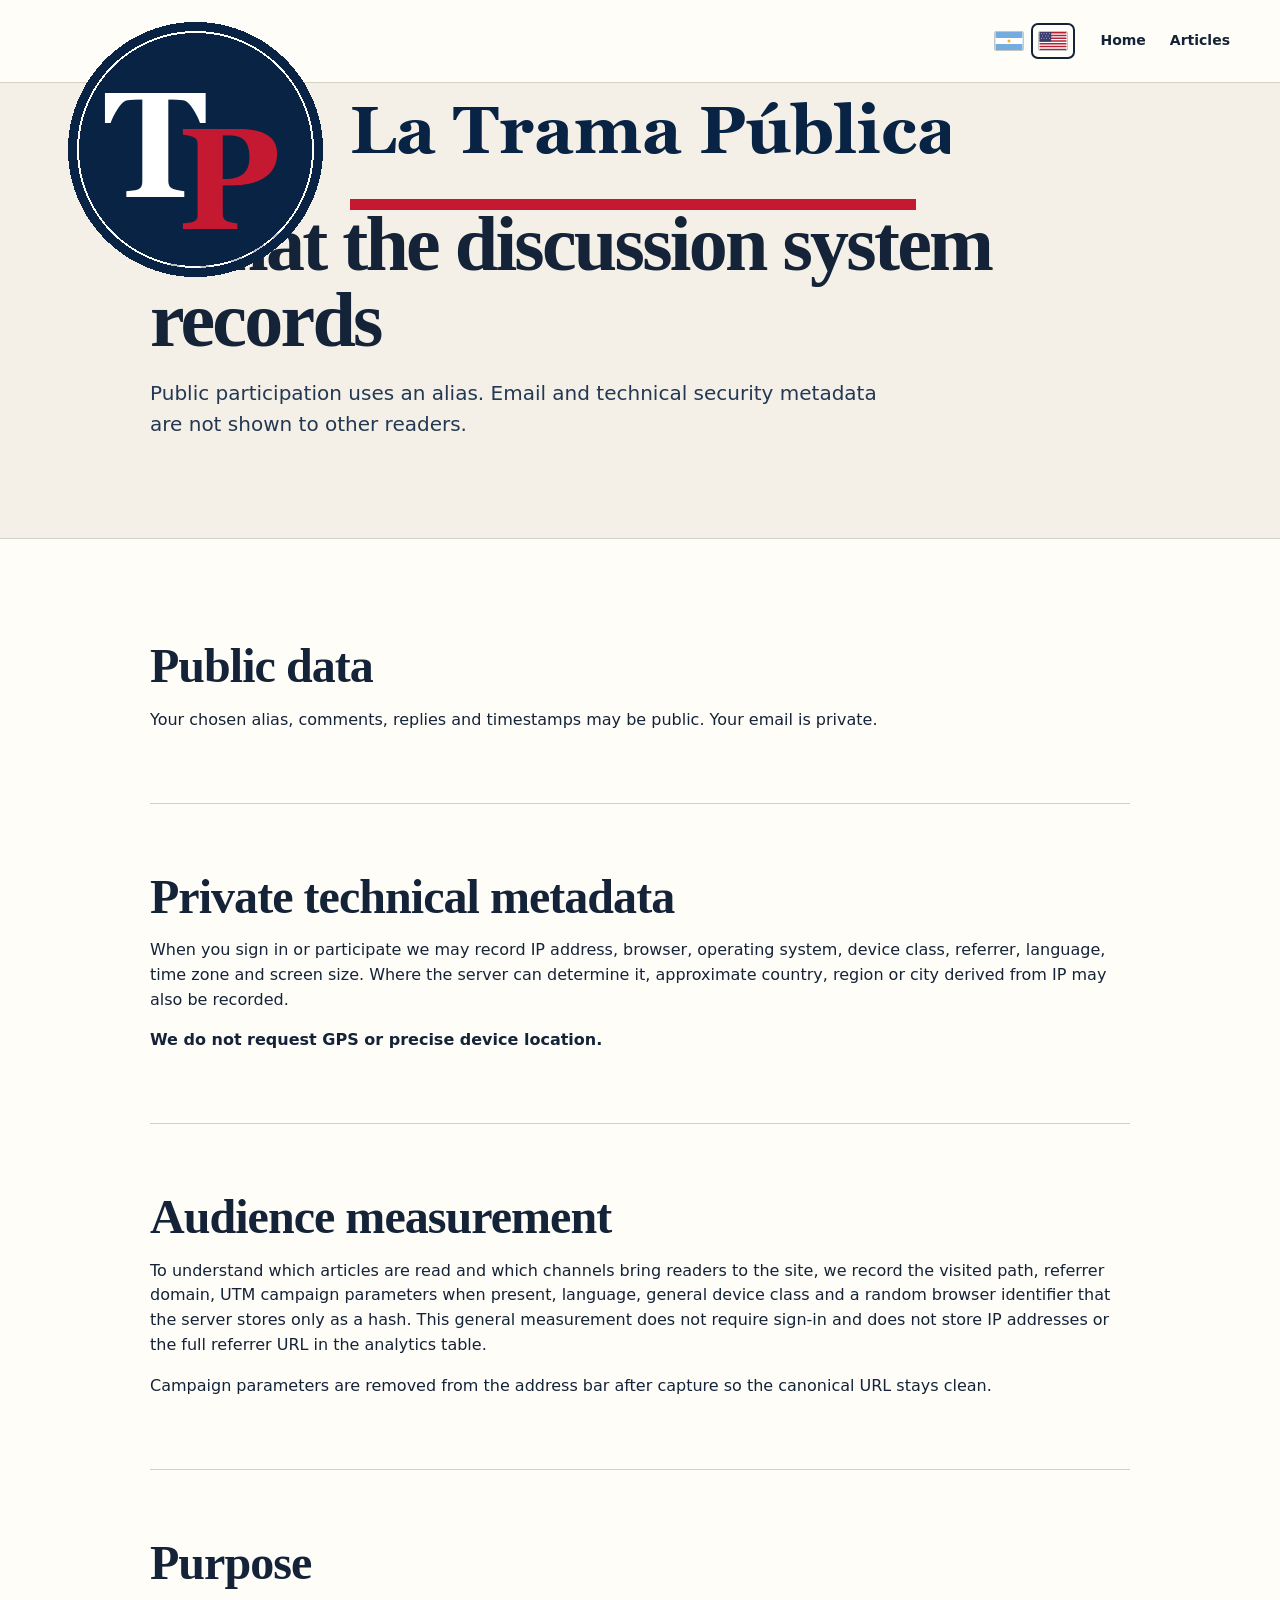
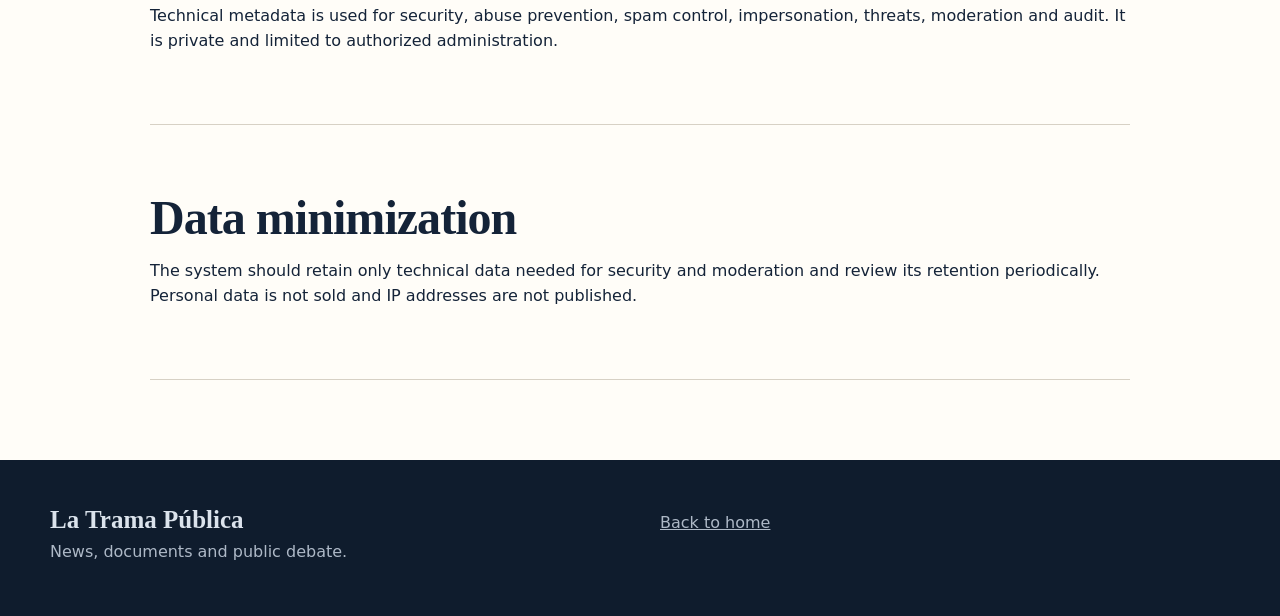
<file: en/privacy/index.html>
<!doctype html>
<html lang="en-US" data-base="../../" data-es-href="../../privacidad/">
<head><meta charset="utf-8"><meta name="viewport" content="width=device-width,initial-scale=1"><title>Privacy — La Trama Pública</title><meta name="description" content="Privacy policy and technical data used by La Trama Pública's discussion system."><link rel="stylesheet" href="../../styles.css"><link rel="alternate" type="application/rss+xml" title="La Trama Pública" href="https://floydskd-netizen.github.io/la-trama-publica/rss.xml">
</head>
<body><a class="skip" href="#content">Skip to content</a><header class="site-header"><div class="masthead wrap"><a class="brand brand-logo" href="../"><img src="../../assets/branding/la-trama-publica-logo.png" alt="La Trama Pública"></a><button class="nav-toggle" aria-label="Open menu" aria-expanded="false">Menu</button><nav class="main-nav"><a href="../">Home</a><a href="../notas/">Articles</a></nav></div></header>
<main id="content"><section class="archive-hero"><div class="wrap narrow"><p class="eyebrow">Privacy</p><h1>What the discussion system records</h1><p class="lead">Public participation uses an alias. Email and technical security metadata are not shown to other readers.</p></div></section>
<section class="section"><div class="wrap narrow"><article class="article-block"><h2>Public data</h2><p>Your chosen alias, comments, replies and timestamps may be public. Your email is private.</p></article>
<article class="article-block"><h2>Private technical metadata</h2><p>When you sign in or participate we may record IP address, browser, operating system, device class, referrer, language, time zone and screen size. Where the server can determine it, approximate country, region or city derived from IP may also be recorded.</p><p><strong>We do not request GPS or precise device location.</strong></p></article>
<article class="article-block"><h2>Audience measurement</h2><p>To understand which articles are read and which channels bring readers to the site, we record the visited path, referrer domain, UTM campaign parameters when present, language, general device class and a random browser identifier that the server stores only as a hash. This general measurement does not require sign-in and does not store IP addresses or the full referrer URL in the analytics table.</p><p>Campaign parameters are removed from the address bar after capture so the canonical URL stays clean.</p></article>
<article class="article-block"><h2>Purpose</h2><p>Technical metadata is used for security, abuse prevention, spam control, impersonation, threats, moderation and audit. It is private and limited to authorized administration.</p></article>
<article class="article-block"><h2>Data minimization</h2><p>The system should retain only technical data needed for security and moderation and review its retention periodically. Personal data is not sold and IP addresses are not published.</p></article></div></section></main>
<footer><div class="wrap footer-grid"><div><strong>La Trama Pública</strong><p>News, documents and public debate.</p></div><div><p><a href="../">Back to home</a></p></div></div></footer><script src="../../app.js"></script></body></html>
</file>
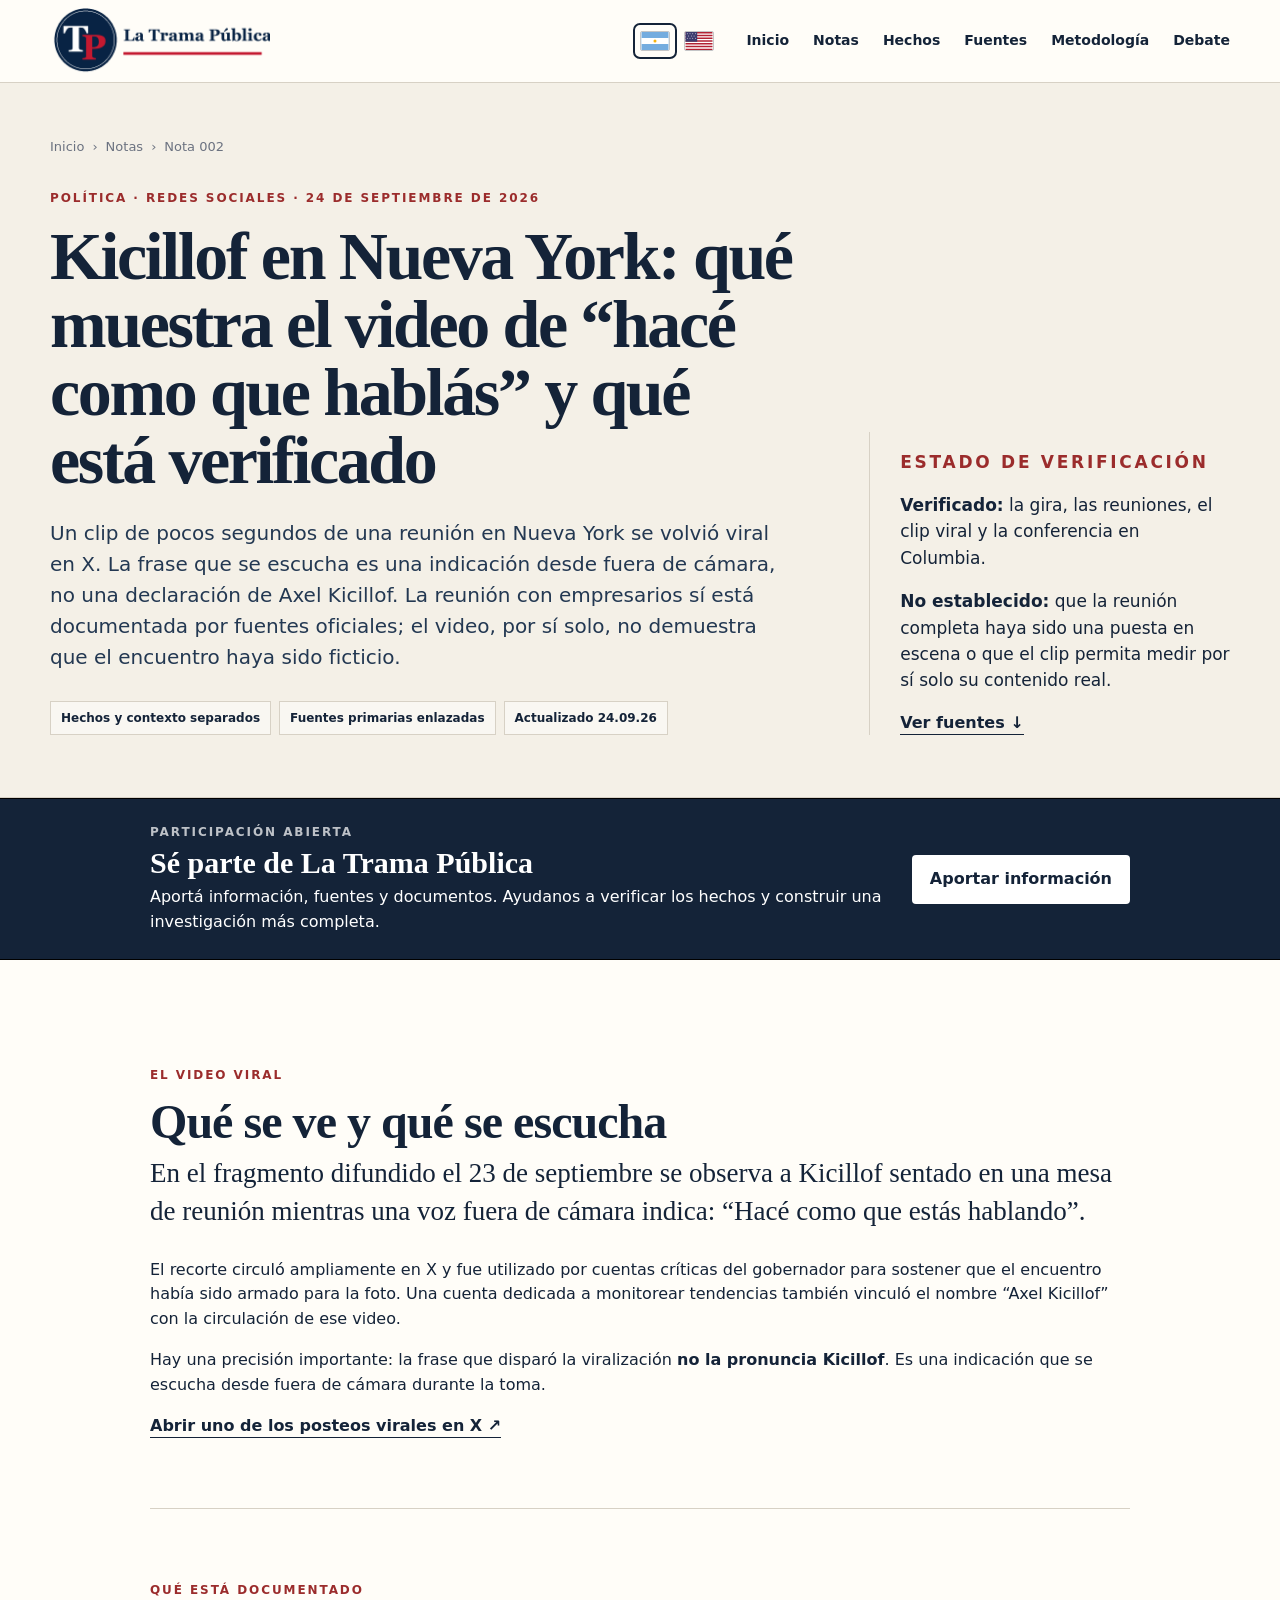
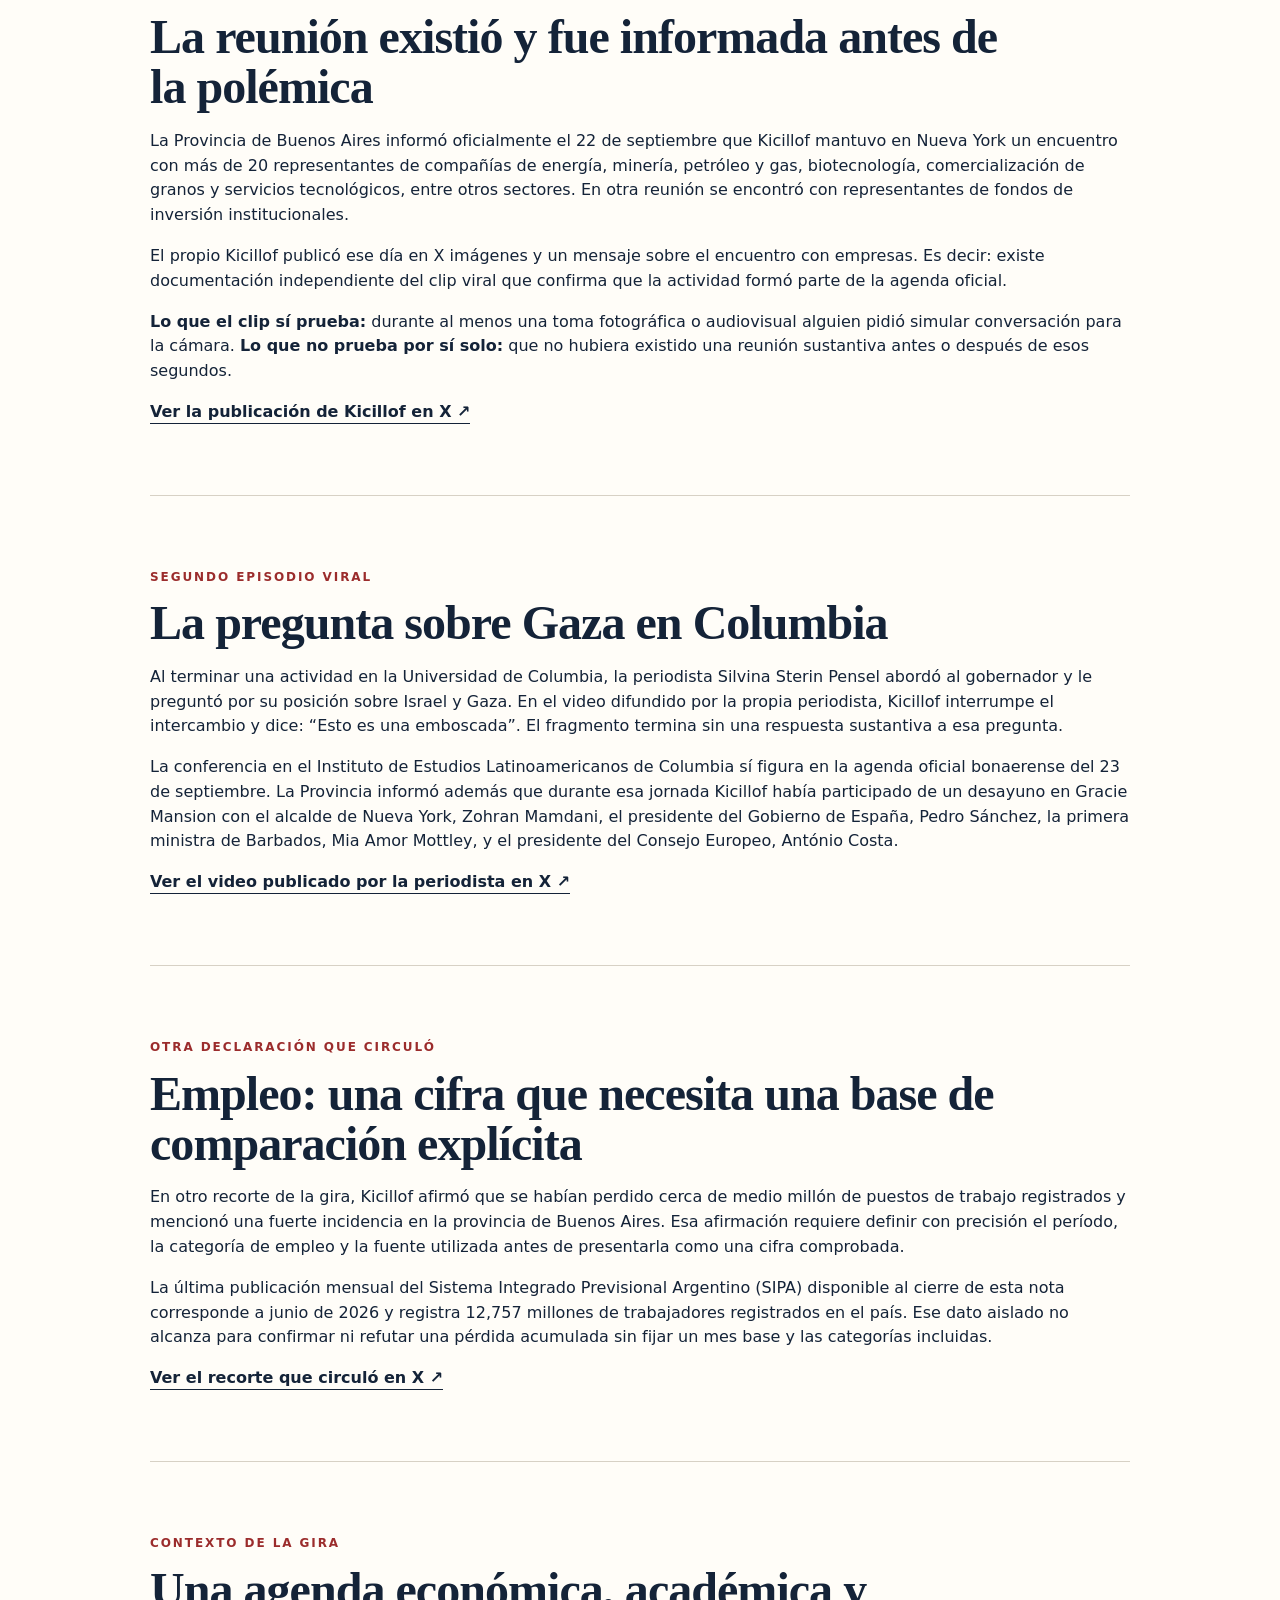
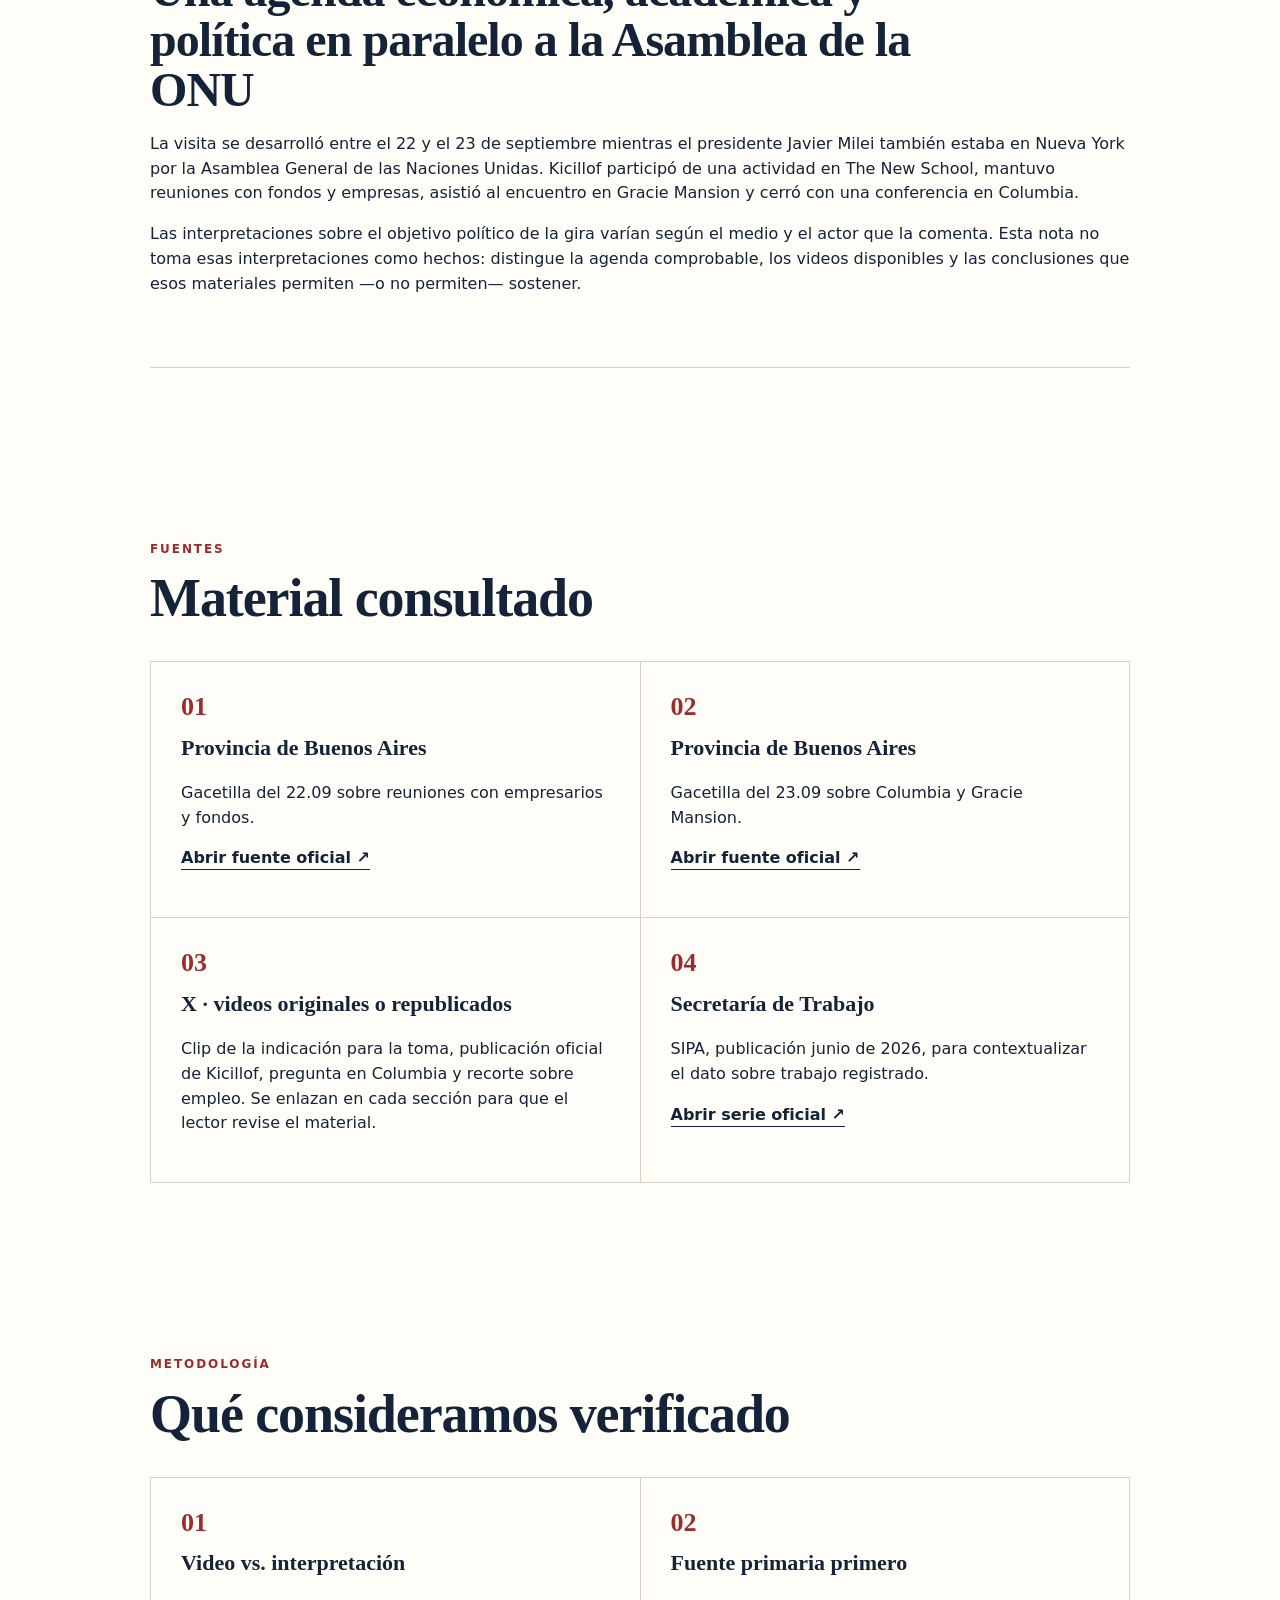
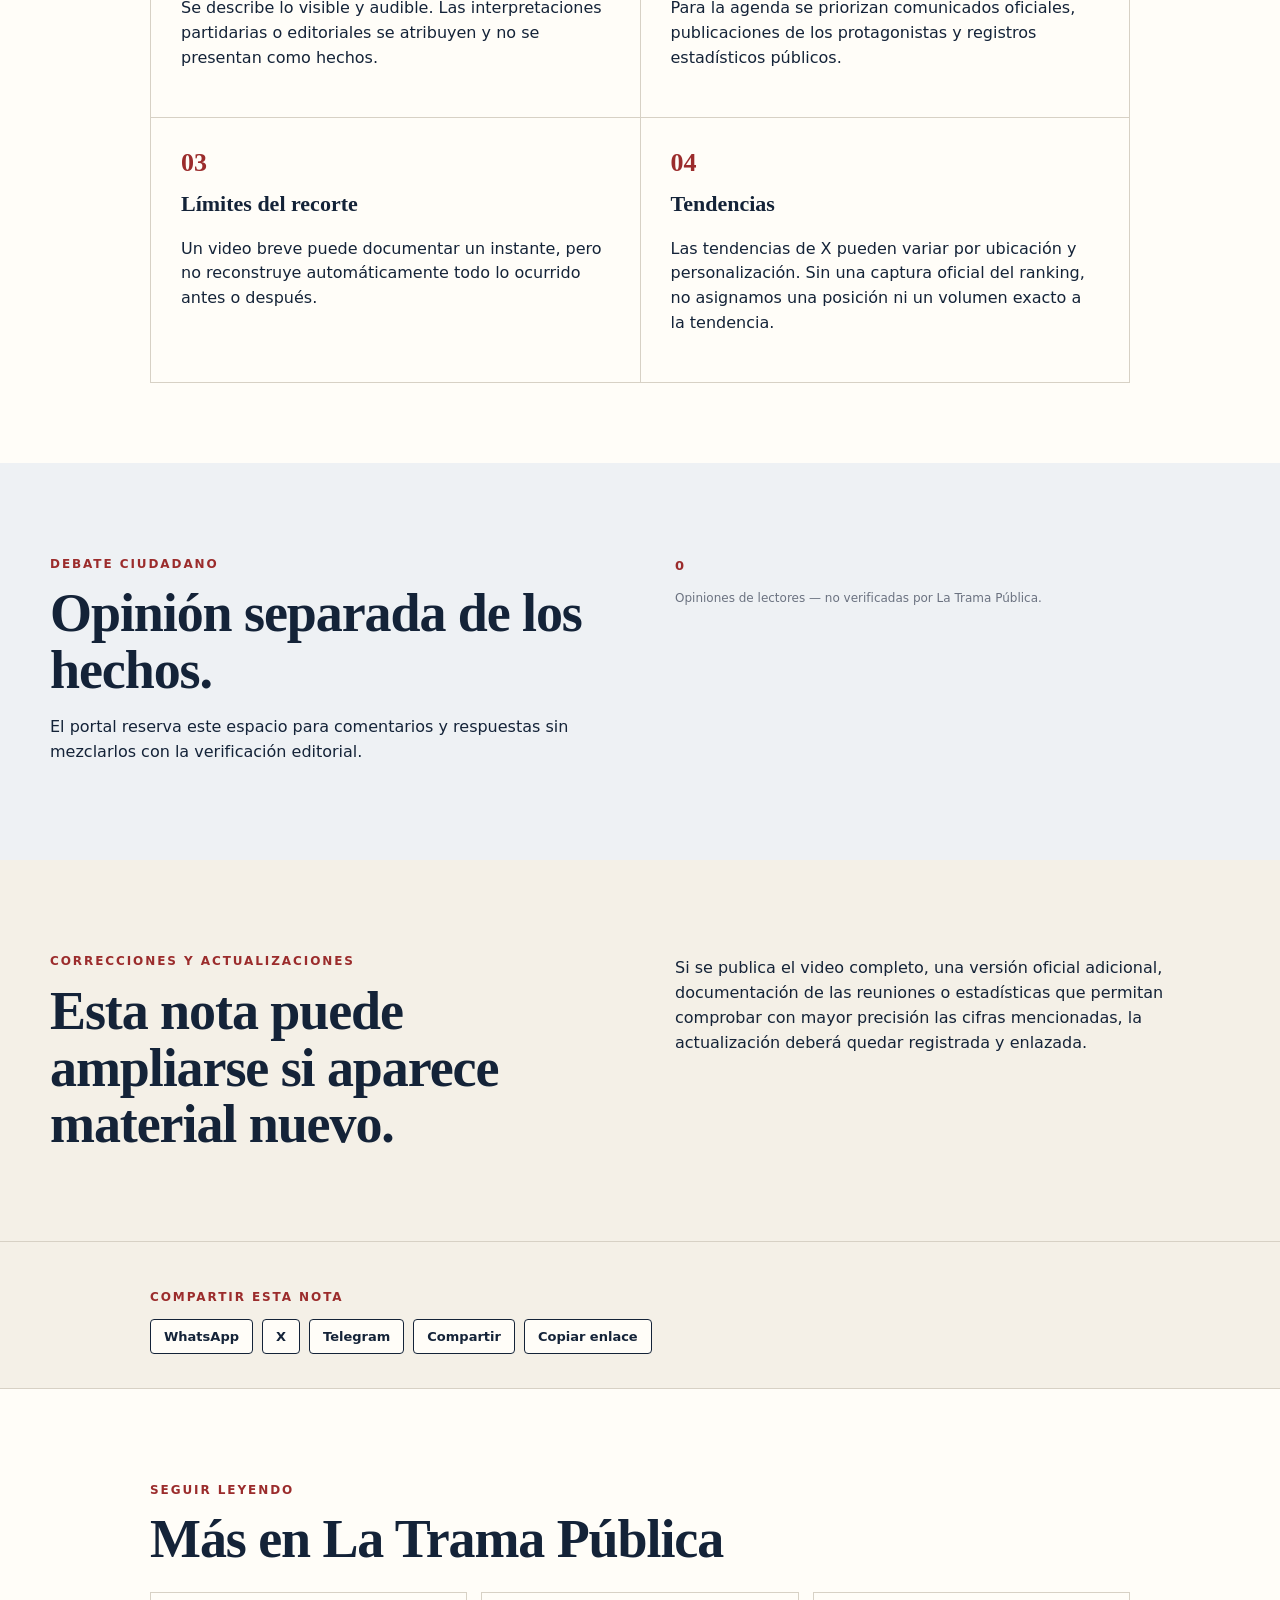
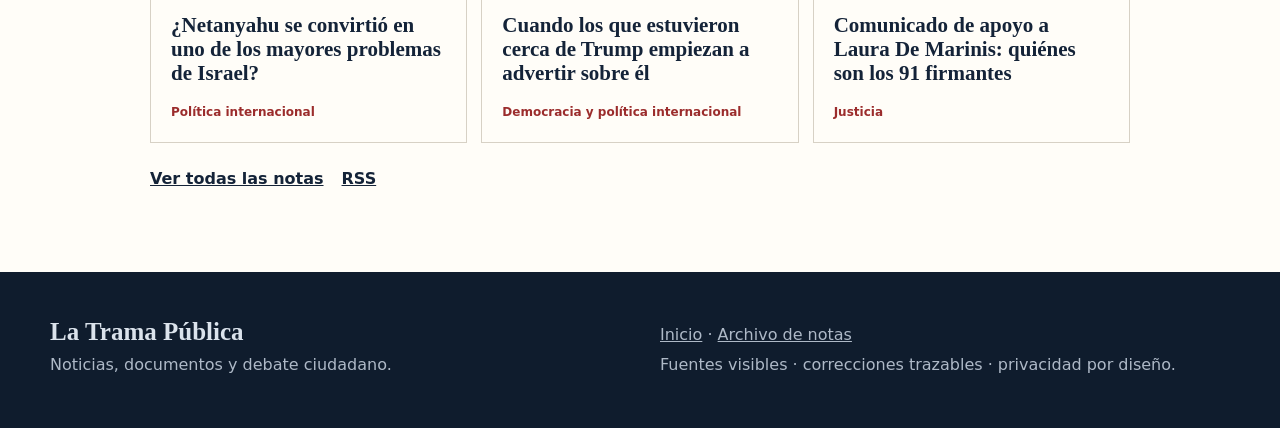
<file: notas/kicillof-nueva-york-video-viral/index.html>
<!doctype html>
<html lang="es-AR" data-base="../../" data-article-key="kicillof-nueva-york-video-viral">
<head>
  <meta charset="utf-8">
  <meta name="viewport" content="width=device-width,initial-scale=1">
  <meta name="description" content="Kicillof en Nueva York: qué muestran los videos virales, qué está verificado y qué no puede concluirse del clip de 'hacé como que hablás'.">
  <title>Kicillof en Nueva York: el video viral y qué está verificado — La Trama Pública</title>
  <link rel="canonical" href="https://floydskd-netizen.github.io/la-trama-publica/notas/kicillof-nueva-york-video-viral/">
  <meta property="og:type" content="article">
  <meta property="og:title" content="Kicillof en Nueva York: qué muestra el video viral y qué está verificado">
  <meta property="og:description" content="Fuentes primarias, contexto y límites de lo que puede concluirse del clip viral difundido durante la gira en Nueva York.">
  <meta property="og:url" content="https://floydskd-netizen.github.io/la-trama-publica/notas/kicillof-nueva-york-video-viral/">
  <meta property="og:image" content="https://floydskd-netizen.github.io/la-trama-publica/assets/social/kicillof-nueva-york-video-viral.png">
  <meta property="og:image:alt" content="La Trama Pública: Kicillof en Nueva York, video viral, fuentes y contexto">
  <meta name="twitter:card" content="summary_large_image">
  <meta name="twitter:title" content="Kicillof en Nueva York: qué muestra el video viral y qué está verificado">
  <meta name="twitter:description" content="Fuentes primarias, contexto y límites de lo que puede concluirse del clip viral difundido durante la gira en Nueva York.">
  <meta name="twitter:image" content="https://floydskd-netizen.github.io/la-trama-publica/assets/social/kicillof-nueva-york-video-viral.png">
  <meta name="twitter:image:alt" content="La Trama Pública: Kicillof en Nueva York, video viral, fuentes y contexto">
  <meta name="author" content="La Trama Pública">
  <meta property="og:locale" content="es_AR">
  <meta property="article:published_time" content="2026-09-24">
  <meta property="article:modified_time" content="2026-09-24">
  <script type="application/ld+json">
{
  "@context": "https://schema.org",
  "@type": "NewsArticle",
  "headline": "Kicillof en Nueva York: qué muestra el video viral y qué está verificado",
  "description": "Fuentes primarias, contexto y límites de lo que puede concluirse del clip viral difundido durante la gira en Nueva York.",
  "image": [
    "https://floydskd-netizen.github.io/la-trama-publica/assets/social/kicillof-nueva-york-video-viral.png"
  ],
  "datePublished": "2026-09-24",
  "inLanguage": "es-AR",
  "mainEntityOfPage": {
    "@type": "WebPage",
    "@id": "https://floydskd-netizen.github.io/la-trama-publica/notas/kicillof-nueva-york-video-viral/"
  },
  "author": {
    "@type": "Organization",
    "name": "La Trama Pública",
    "url": "https://floydskd-netizen.github.io/la-trama-publica/"
  },
  "publisher": {
    "@type": "Organization",
    "name": "La Trama Pública",
    "logo": {
      "@type": "ImageObject",
      "url": "https://floydskd-netizen.github.io/la-trama-publica/assets/branding/tp-mark.png"
    }
  },
  "dateModified": "2026-09-24"
}
  </script>
  <link rel="stylesheet" href="../../styles.css?v=20260925-participa1">
<link rel="icon" type="image/png" href="../../assets/branding/tp-mark.png">
<link rel="alternate" type="application/rss+xml" title="La Trama Pública" href="https://floydskd-netizen.github.io/la-trama-publica/rss.xml">
</head>
<body><a class="skip" href="#contenido">Saltar al contenido</a><header class="site-header"><div class="masthead wrap"><a class="brand" href="../../"><img class="brand-logo" src="../../assets/branding/la-trama-publica-logo.png" alt="La Trama Pública"></a><button class="nav-toggle" aria-label="Abrir menú" aria-expanded="false">Menú</button><nav class="main-nav"><a href="../../">Inicio</a><a href="../">Notas</a><a href="#hechos">Hechos</a><a href="#fuentes">Fuentes</a><a href="#metodologia">Metodología</a><a href="#debate">Debate</a></nav></div></header>
<main id="contenido"><section class="article-hero"><div class="wrap note-layout"><article><nav class="breadcrumb" aria-label="Ruta"><a href="../../">Inicio</a><span>›</span><a href="../">Notas</a><span>›</span><span>Nota 002</span></nav><p class="eyebrow">Política · Redes sociales · 24 de septiembre de 2026</p><h1>Kicillof en Nueva York: qué muestra el video de “hacé como que hablás” y qué está verificado</h1><p class="lead">Un clip de pocos segundos de una reunión en Nueva York se volvió viral en X. La frase que se escucha es una indicación desde fuera de cámara, no una declaración de Axel Kicillof. La reunión con empresarios sí está documentada por fuentes oficiales; el video, por sí solo, no demuestra que el encuentro haya sido ficticio.</p><div class="article-meta"><span>Hechos y contexto separados</span><span>Fuentes primarias enlazadas</span><span>Actualizado 24.09.26</span></div></article><aside class="article-aside"><p class="kicker">Estado de verificación</p><p><strong>Verificado:</strong> la gira, las reuniones, el clip viral y la conferencia en Columbia.</p><p><strong>No establecido:</strong> que la reunión completa haya sido una puesta en escena o que el clip permita medir por sí solo su contenido real.</p><a class="text-link" href="#fuentes">Ver fuentes ↓</a></aside></div></section>
<section class="section article-body" id="hechos"><div class="wrap narrow"><article class="article-block"><p class="eyebrow">El video viral</p><h2>Qué se ve y qué se escucha</h2><p class="big-copy">En el fragmento difundido el 23 de septiembre se observa a Kicillof sentado en una mesa de reunión mientras una voz fuera de cámara indica: “Hacé como que estás hablando”.</p><p>El recorte circuló ampliamente en X y fue utilizado por cuentas críticas del gobernador para sostener que el encuentro había sido armado para la foto. Una cuenta dedicada a monitorear tendencias también vinculó el nombre “Axel Kicillof” con la circulación de ese video.</p><p>Hay una precisión importante: la frase que disparó la viralización <strong>no la pronuncia Kicillof</strong>. Es una indicación que se escucha desde fuera de cámara durante la toma.</p><p><a class="text-link" href="https://x.com/WalhallaMann/status/2102705086140944523" target="_blank" rel="noopener noreferrer">Abrir uno de los posteos virales en X ↗</a></p></article>
<article class="article-block"><p class="eyebrow">Qué está documentado</p><h2>La reunión existió y fue informada antes de la polémica</h2><p>La Provincia de Buenos Aires informó oficialmente el 22 de septiembre que Kicillof mantuvo en Nueva York un encuentro con más de 20 representantes de compañías de energía, minería, petróleo y gas, biotecnología, comercialización de granos y servicios tecnológicos, entre otros sectores. En otra reunión se encontró con representantes de fondos de inversión institucionales.</p><p>El propio Kicillof publicó ese día en X imágenes y un mensaje sobre el encuentro con empresas. Es decir: existe documentación independiente del clip viral que confirma que la actividad formó parte de la agenda oficial.</p><p><strong>Lo que el clip sí prueba:</strong> durante al menos una toma fotográfica o audiovisual alguien pidió simular conversación para la cámara. <strong>Lo que no prueba por sí solo:</strong> que no hubiera existido una reunión sustantiva antes o después de esos segundos.</p><p><a class="text-link" href="https://x.com/Kicillofok/status/2102545600310841699" target="_blank" rel="noopener noreferrer">Ver la publicación de Kicillof en X ↗</a></p></article>
<article class="article-block"><p class="eyebrow">Segundo episodio viral</p><h2>La pregunta sobre Gaza en Columbia</h2><p>Al terminar una actividad en la Universidad de Columbia, la periodista Silvina Sterin Pensel abordó al gobernador y le preguntó por su posición sobre Israel y Gaza. En el video difundido por la propia periodista, Kicillof interrumpe el intercambio y dice: “Esto es una emboscada”. El fragmento termina sin una respuesta sustantiva a esa pregunta.</p><p>La conferencia en el Instituto de Estudios Latinoamericanos de Columbia sí figura en la agenda oficial bonaerense del 23 de septiembre. La Provincia informó además que durante esa jornada Kicillof había participado de un desayuno en Gracie Mansion con el alcalde de Nueva York, Zohran Mamdani, el presidente del Gobierno de España, Pedro Sánchez, la primera ministra de Barbados, Mia Amor Mottley, y el presidente del Consejo Europeo, António Costa.</p><p><a class="text-link" href="https://x.com/SilSterinPensel/status/2102876380849655918" target="_blank" rel="noopener noreferrer">Ver el video publicado por la periodista en X ↗</a></p></article>
<article class="article-block"><p class="eyebrow">Otra declaración que circuló</p><h2>Empleo: una cifra que necesita una base de comparación explícita</h2><p>En otro recorte de la gira, Kicillof afirmó que se habían perdido cerca de medio millón de puestos de trabajo registrados y mencionó una fuerte incidencia en la provincia de Buenos Aires. Esa afirmación requiere definir con precisión el período, la categoría de empleo y la fuente utilizada antes de presentarla como una cifra comprobada.</p><p>La última publicación mensual del Sistema Integrado Previsional Argentino (SIPA) disponible al cierre de esta nota corresponde a junio de 2026 y registra 12,757 millones de trabajadores registrados en el país. Ese dato aislado no alcanza para confirmar ni refutar una pérdida acumulada sin fijar un mes base y las categorías incluidas.</p><p><a class="text-link" href="https://x.com/LHDA16/status/2103093444243575096" target="_blank" rel="noopener noreferrer">Ver el recorte que circuló en X ↗</a></p></article>
<article class="article-block"><p class="eyebrow">Contexto de la gira</p><h2>Una agenda económica, académica y política en paralelo a la Asamblea de la ONU</h2><p>La visita se desarrolló entre el 22 y el 23 de septiembre mientras el presidente Javier Milei también estaba en Nueva York por la Asamblea General de las Naciones Unidas. Kicillof participó de una actividad en The New School, mantuvo reuniones con fondos y empresas, asistió al encuentro en Gracie Mansion y cerró con una conferencia en Columbia.</p><p>Las interpretaciones sobre el objetivo político de la gira varían según el medio y el actor que la comenta. Esta nota no toma esas interpretaciones como hechos: distingue la agenda comprobable, los videos disponibles y las conclusiones que esos materiales permiten —o no permiten— sostener.</p></article></div></section>
<section class="section method" id="fuentes"><div class="wrap narrow"><p class="eyebrow">Fuentes</p><h2>Material consultado</h2><div class="method-grid"><div><span class="num">01</span><h3>Provincia de Buenos Aires</h3><p>Gacetilla del 22.09 sobre reuniones con empresarios y fondos.</p><p><a class="text-link" href="https://gba.gob.ar/comunicacion_publica/gacetillas/kicillof_se_reuni%C3%B3_en_nueva_york_con_empresarios_y_representantes_de" target="_blank" rel="noopener noreferrer">Abrir fuente oficial ↗</a></p></div><div><span class="num">02</span><h3>Provincia de Buenos Aires</h3><p>Gacetilla del 23.09 sobre Columbia y Gracie Mansion.</p><p><a class="text-link" href="https://gba.gob.ar/comunicacion_publica/gacetillas/kicillof_cerr%C3%B3_su_visita_estados_unidos_con_una_charla_en_la" target="_blank" rel="noopener noreferrer">Abrir fuente oficial ↗</a></p></div><div><span class="num">03</span><h3>X · videos originales o republicados</h3><p>Clip de la indicación para la toma, publicación oficial de Kicillof, pregunta en Columbia y recorte sobre empleo. Se enlazan en cada sección para que el lector revise el material.</p></div><div><span class="num">04</span><h3>Secretaría de Trabajo</h3><p>SIPA, publicación junio de 2026, para contextualizar el dato sobre trabajo registrado.</p><p><a class="text-link" href="https://www.argentina.gob.ar/trabajo/estadisticas/situacion-y-evolucion-del-trabajo-registrado" target="_blank" rel="noopener noreferrer">Abrir serie oficial ↗</a></p></div></div></div></section>
<section class="section method" id="metodologia"><div class="wrap narrow"><p class="eyebrow">Metodología</p><h2>Qué consideramos verificado</h2><div class="method-grid"><div><span class="num">01</span><h3>Video vs. interpretación</h3><p>Se describe lo visible y audible. Las interpretaciones partidarias o editoriales se atribuyen y no se presentan como hechos.</p></div><div><span class="num">02</span><h3>Fuente primaria primero</h3><p>Para la agenda se priorizan comunicados oficiales, publicaciones de los protagonistas y registros estadísticos públicos.</p></div><div><span class="num">03</span><h3>Límites del recorte</h3><p>Un video breve puede documentar un instante, pero no reconstruye automáticamente todo lo ocurrido antes o después.</p></div><div><span class="num">04</span><h3>Tendencias</h3><p>Las tendencias de X pueden variar por ubicación y personalización. Sin una captura oficial del ranking, no asignamos una posición ni un volumen exacto a la tendencia.</p></div></div></div></section>
<section class="section debate-note" id="debate"><div class="wrap corrections-grid"><div><p class="eyebrow">Debate ciudadano</p><h2>Opinión separada de los hechos.</h2><p>El portal reserva este espacio para comentarios y respuestas sin mezclarlos con la verificación editorial.</p></div><div class="comment-preview" data-discussion-inline><p class="muted">Cargando el espacio de debate…</p></div></div></section>
<section class="section corrections" id="correcciones"><div class="wrap corrections-grid"><div><p class="eyebrow">Correcciones y actualizaciones</p><h2>Esta nota puede ampliarse si aparece material nuevo.</h2></div><div><p>Si se publica el video completo, una versión oficial adicional, documentación de las reuniones o estadísticas que permitan comprobar con mayor precisión las cifras mencionadas, la actualización deberá quedar registrada y enlazada.</p></div></div></section></main>
<footer><div class="wrap footer-grid"><div><strong>La Trama Pública</strong><p>Noticias, documentos y debate ciudadano.</p></div><div><p><a href="../../">Inicio</a> · <a href="../">Archivo de notas</a></p><p>Fuentes visibles · correcciones trazables · privacidad por diseño.</p></div></div></footer><script src="../../app.js"></script><script src="../../discussion-config.js"></script><script type="module" src="../../discussion.js?v=20260925-participa2"></script></body></html>
</file>
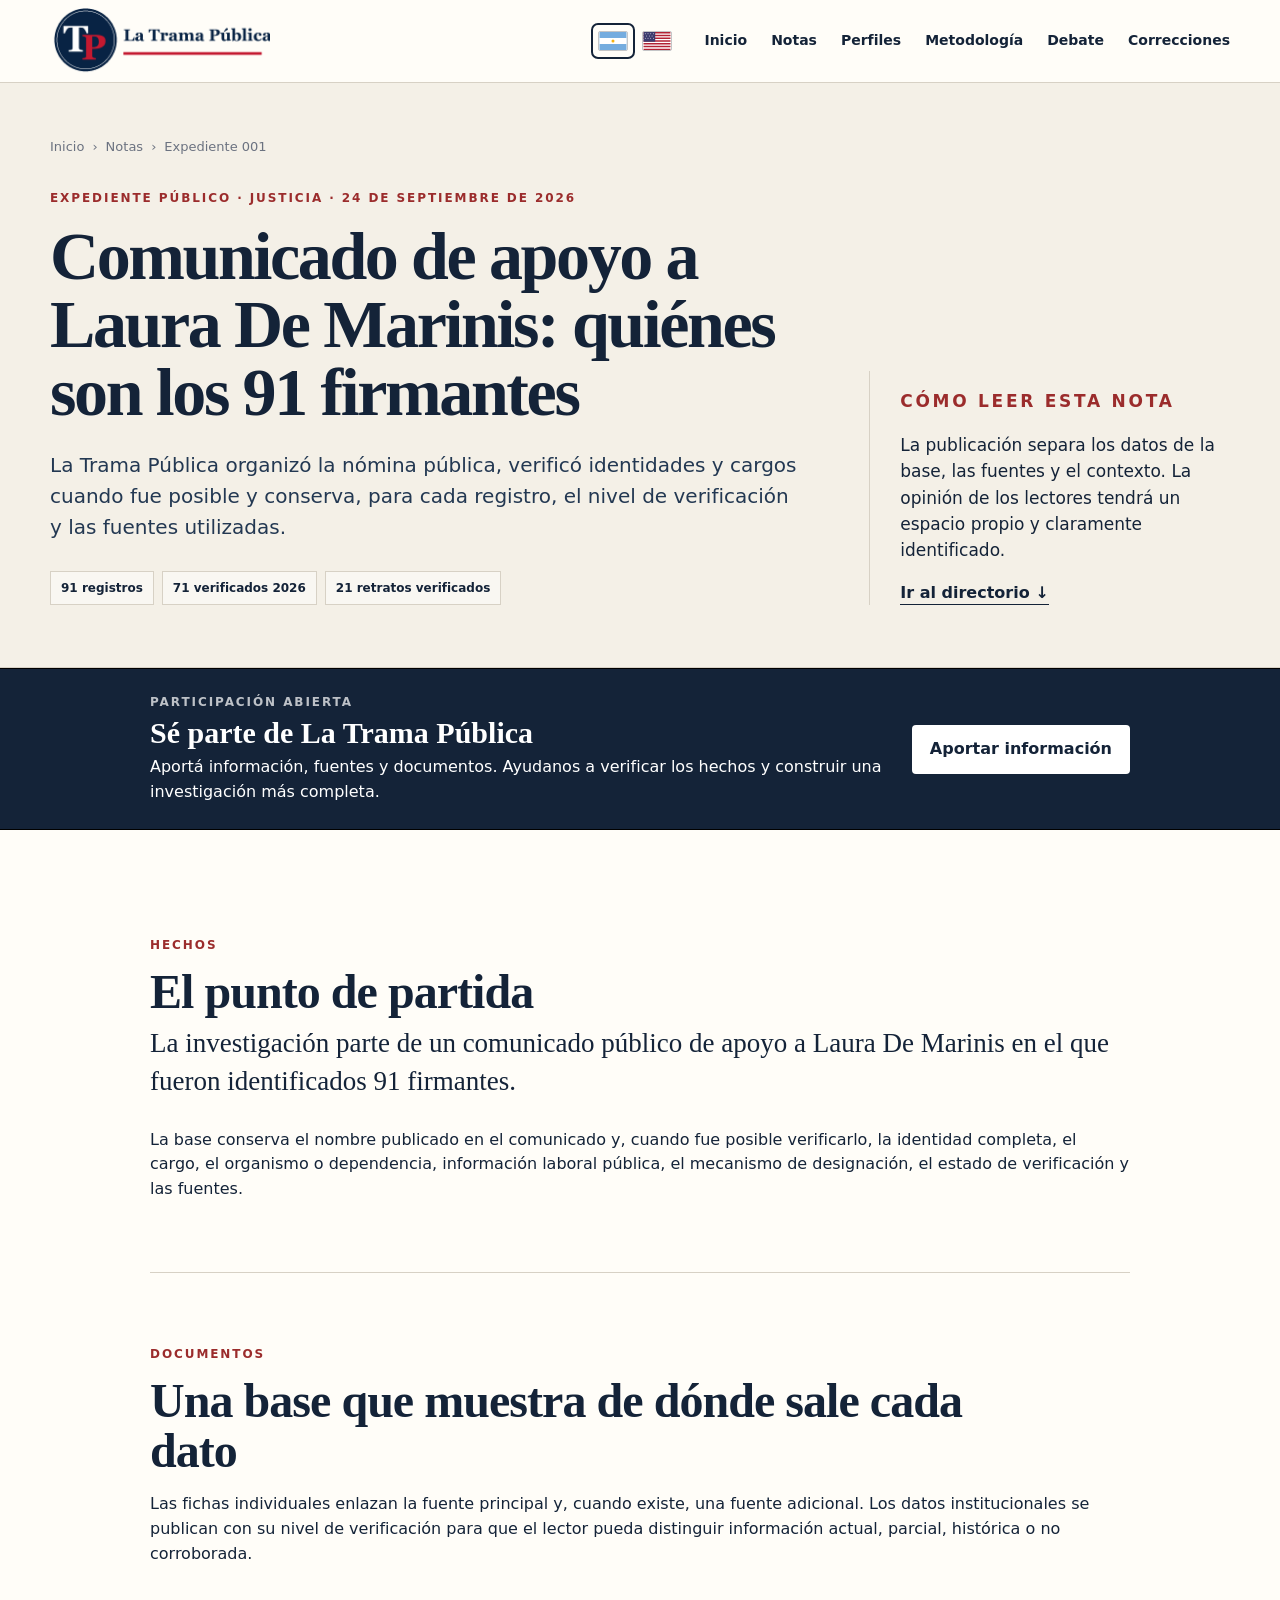
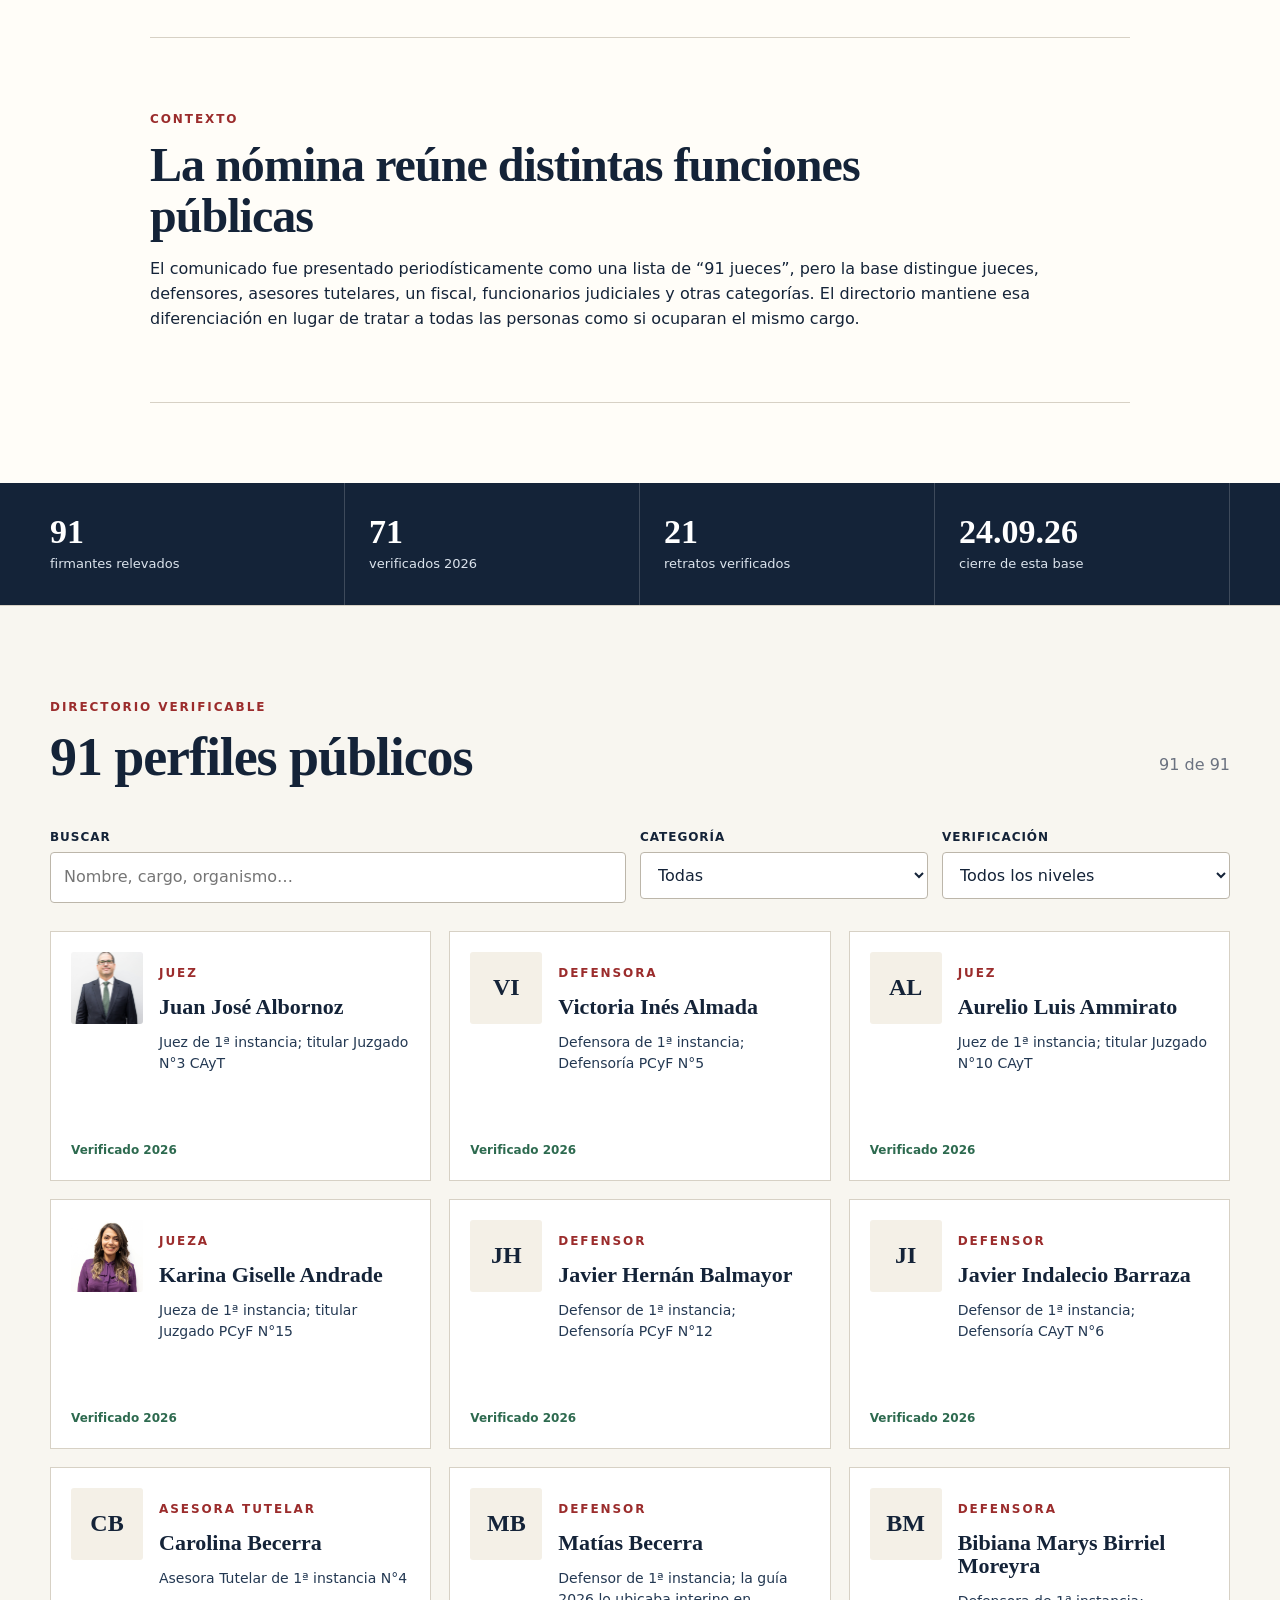
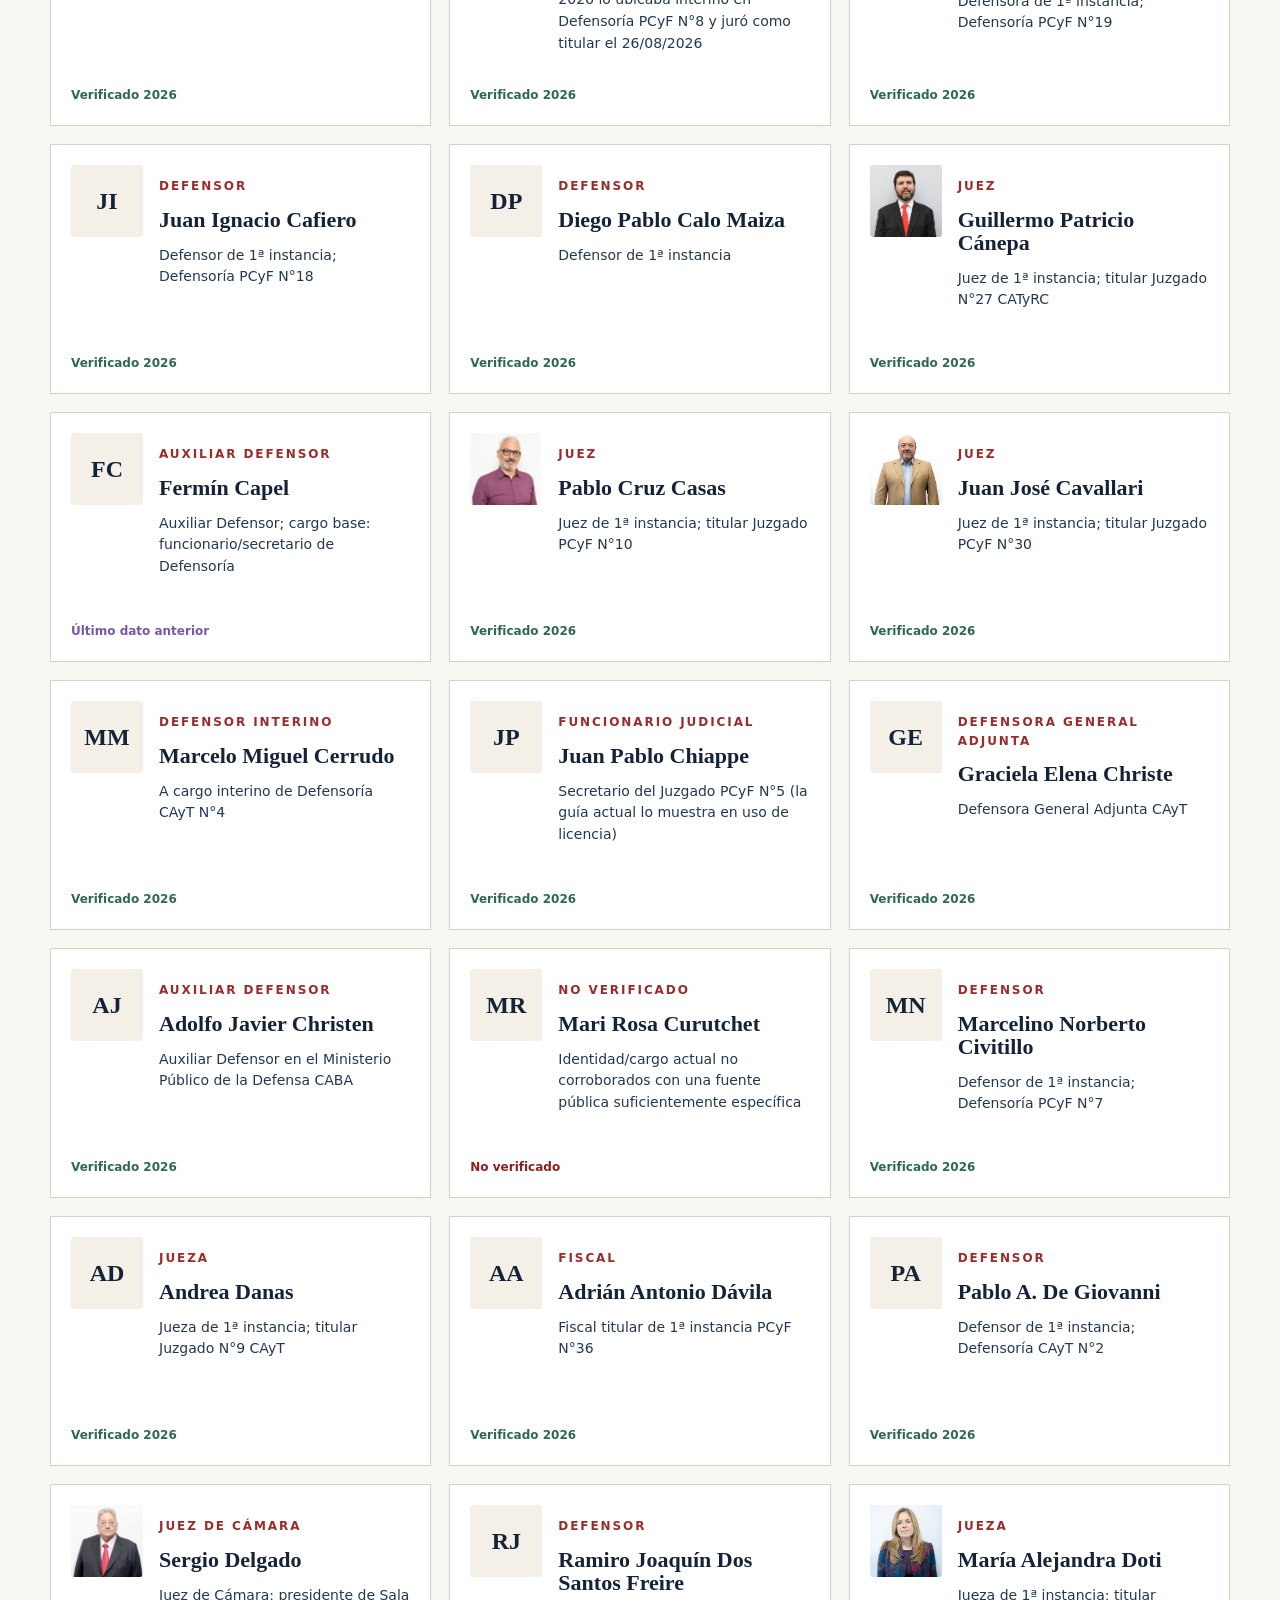
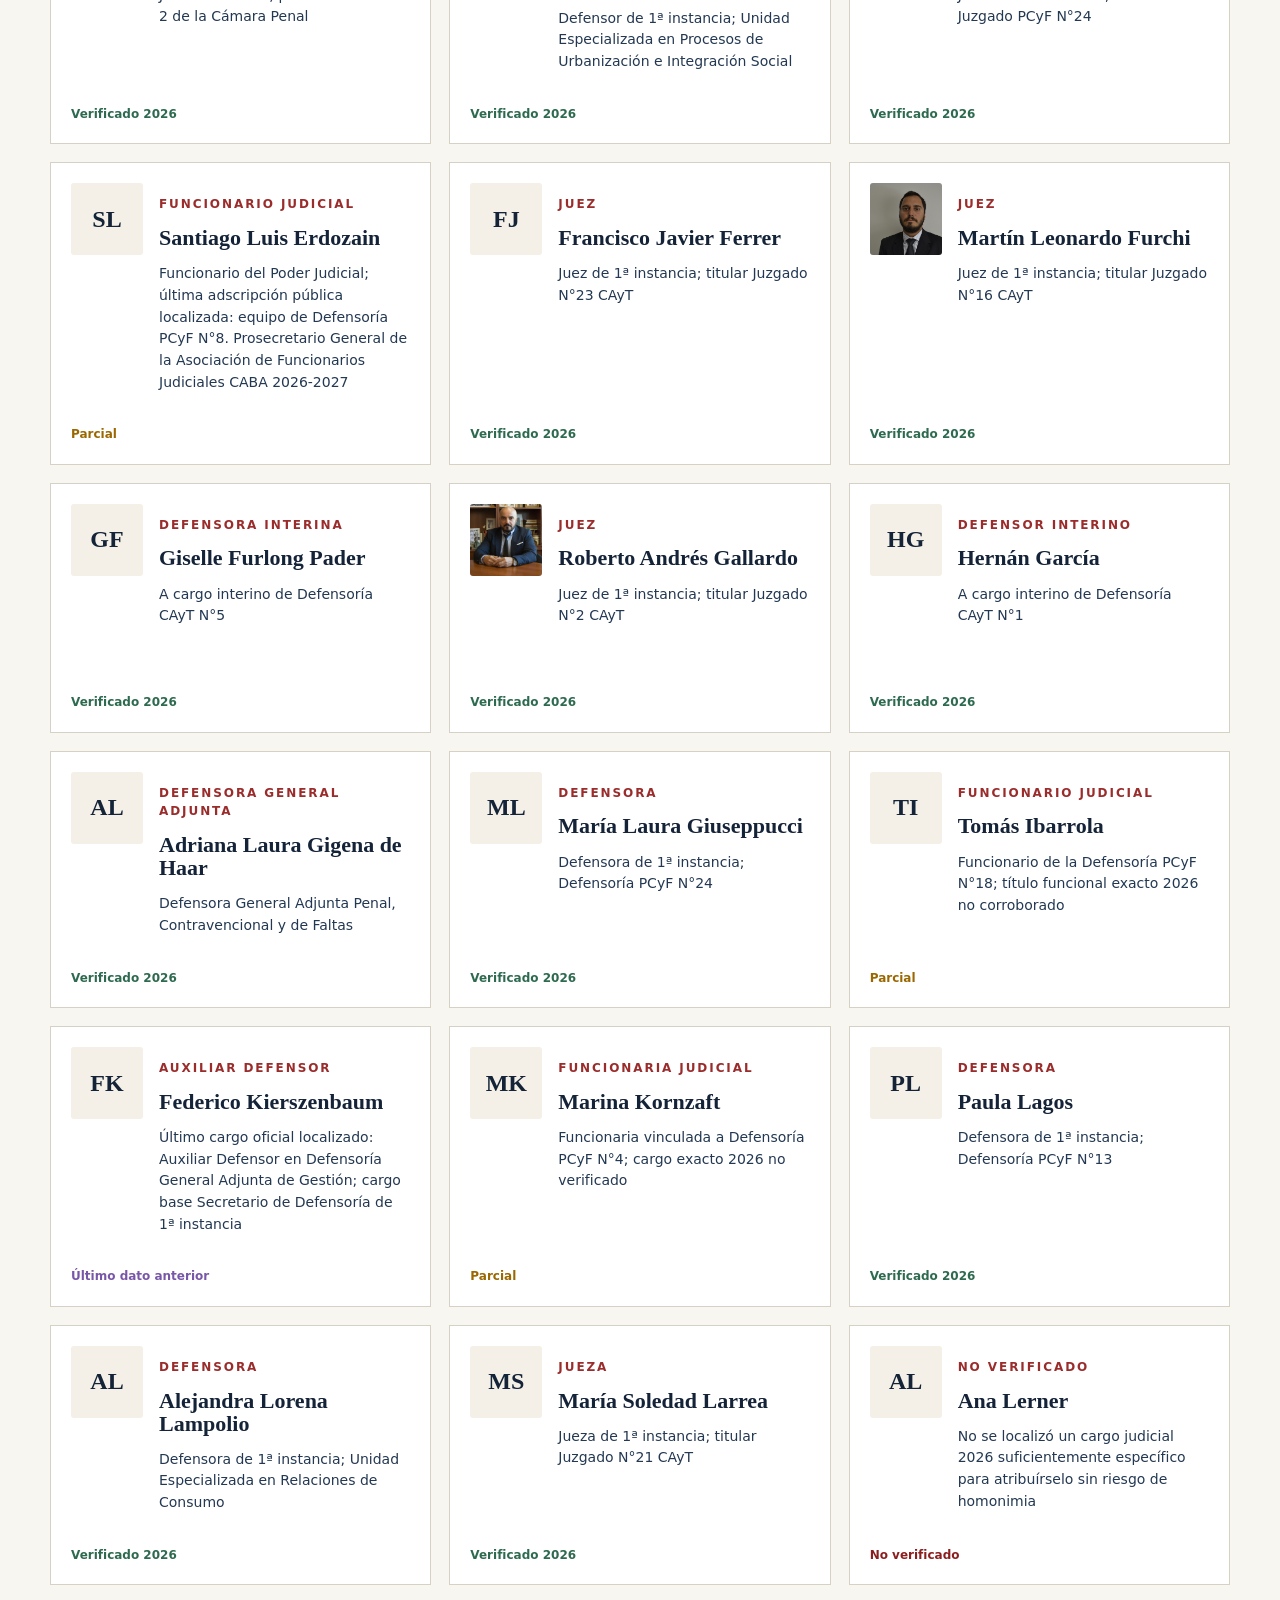
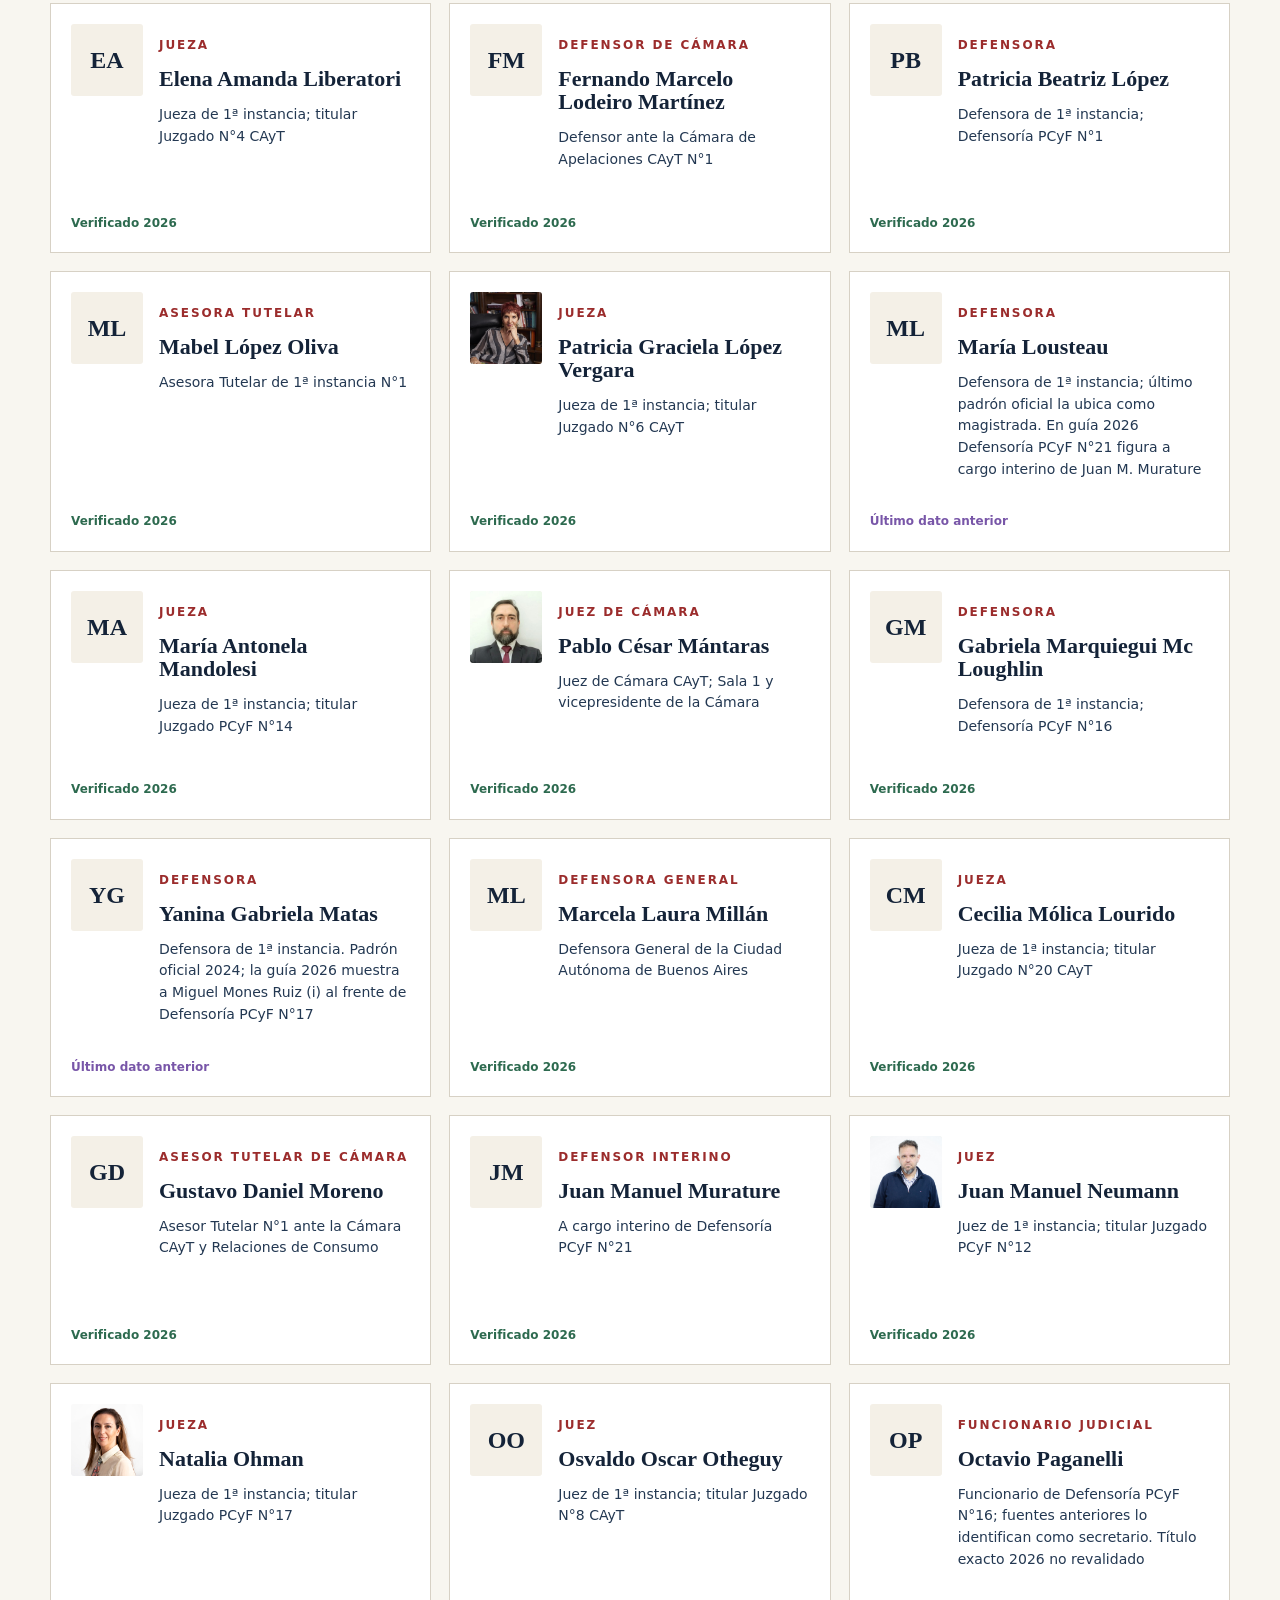
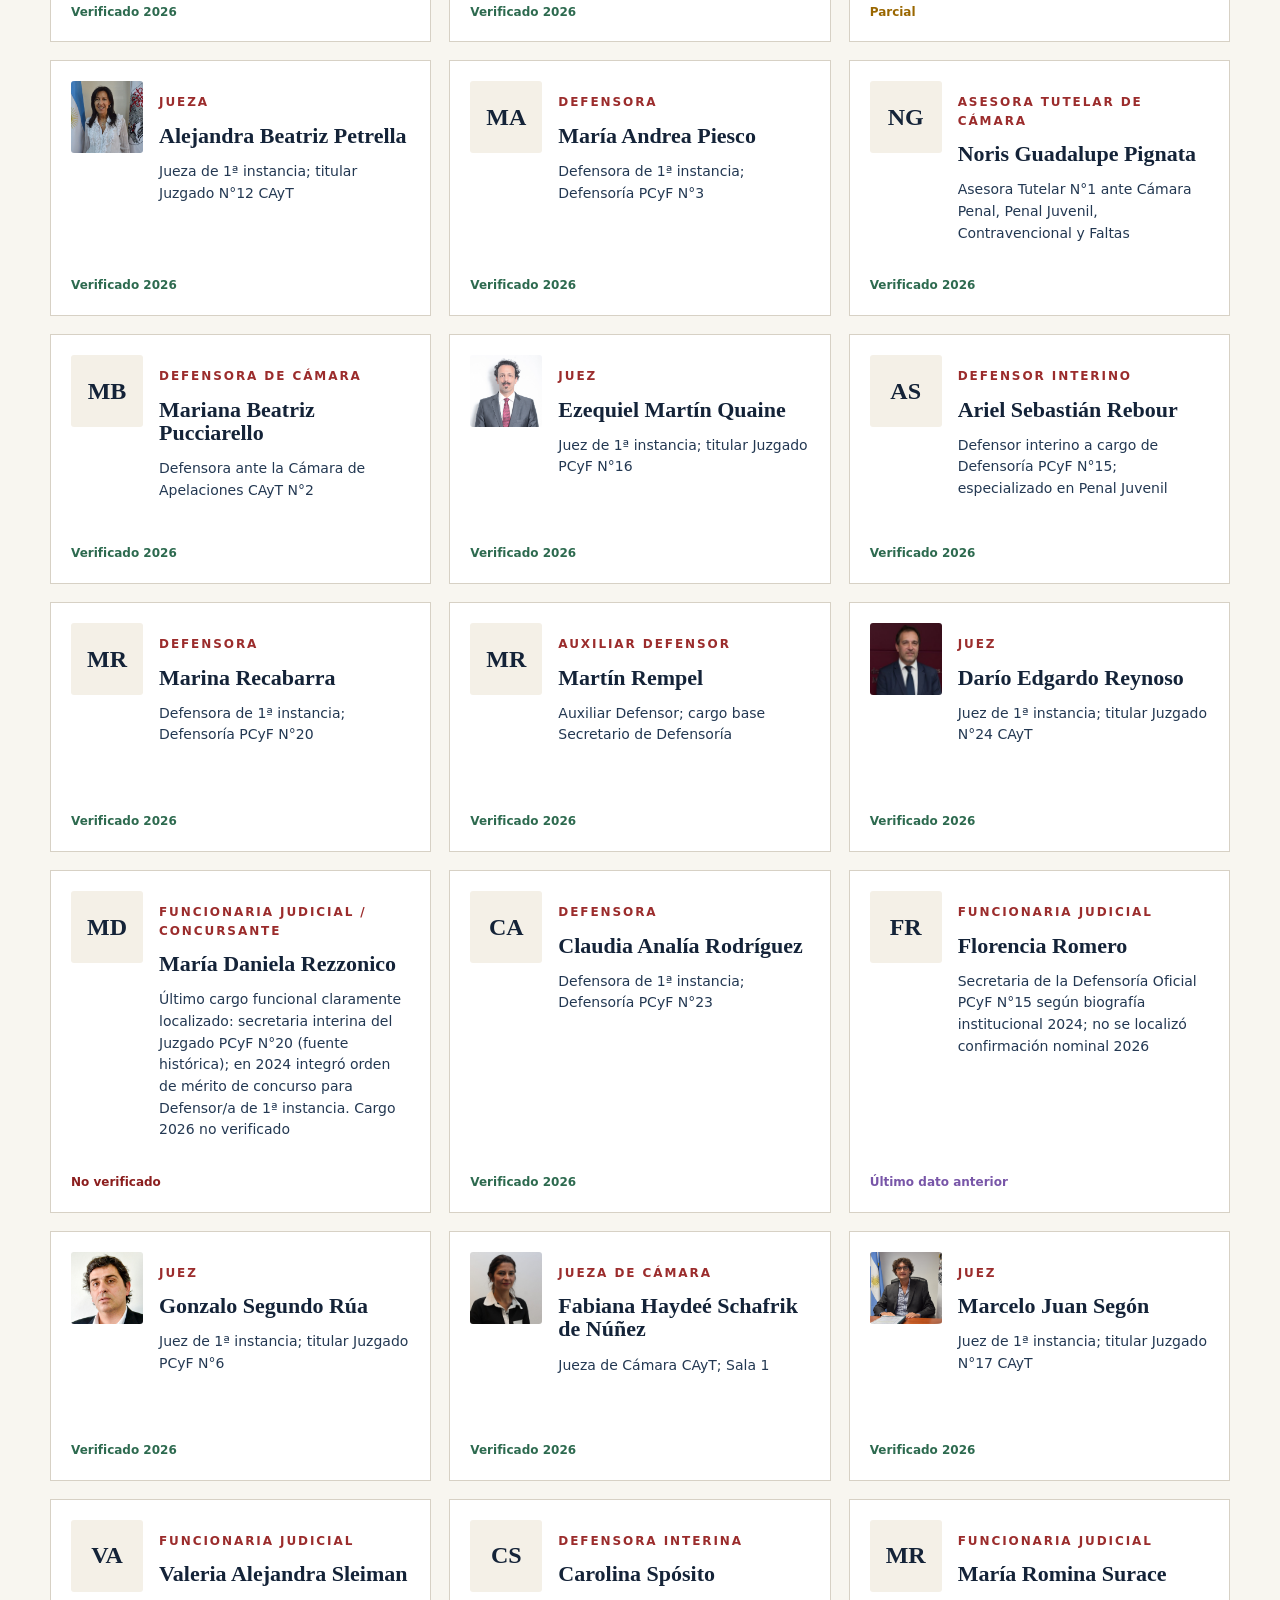
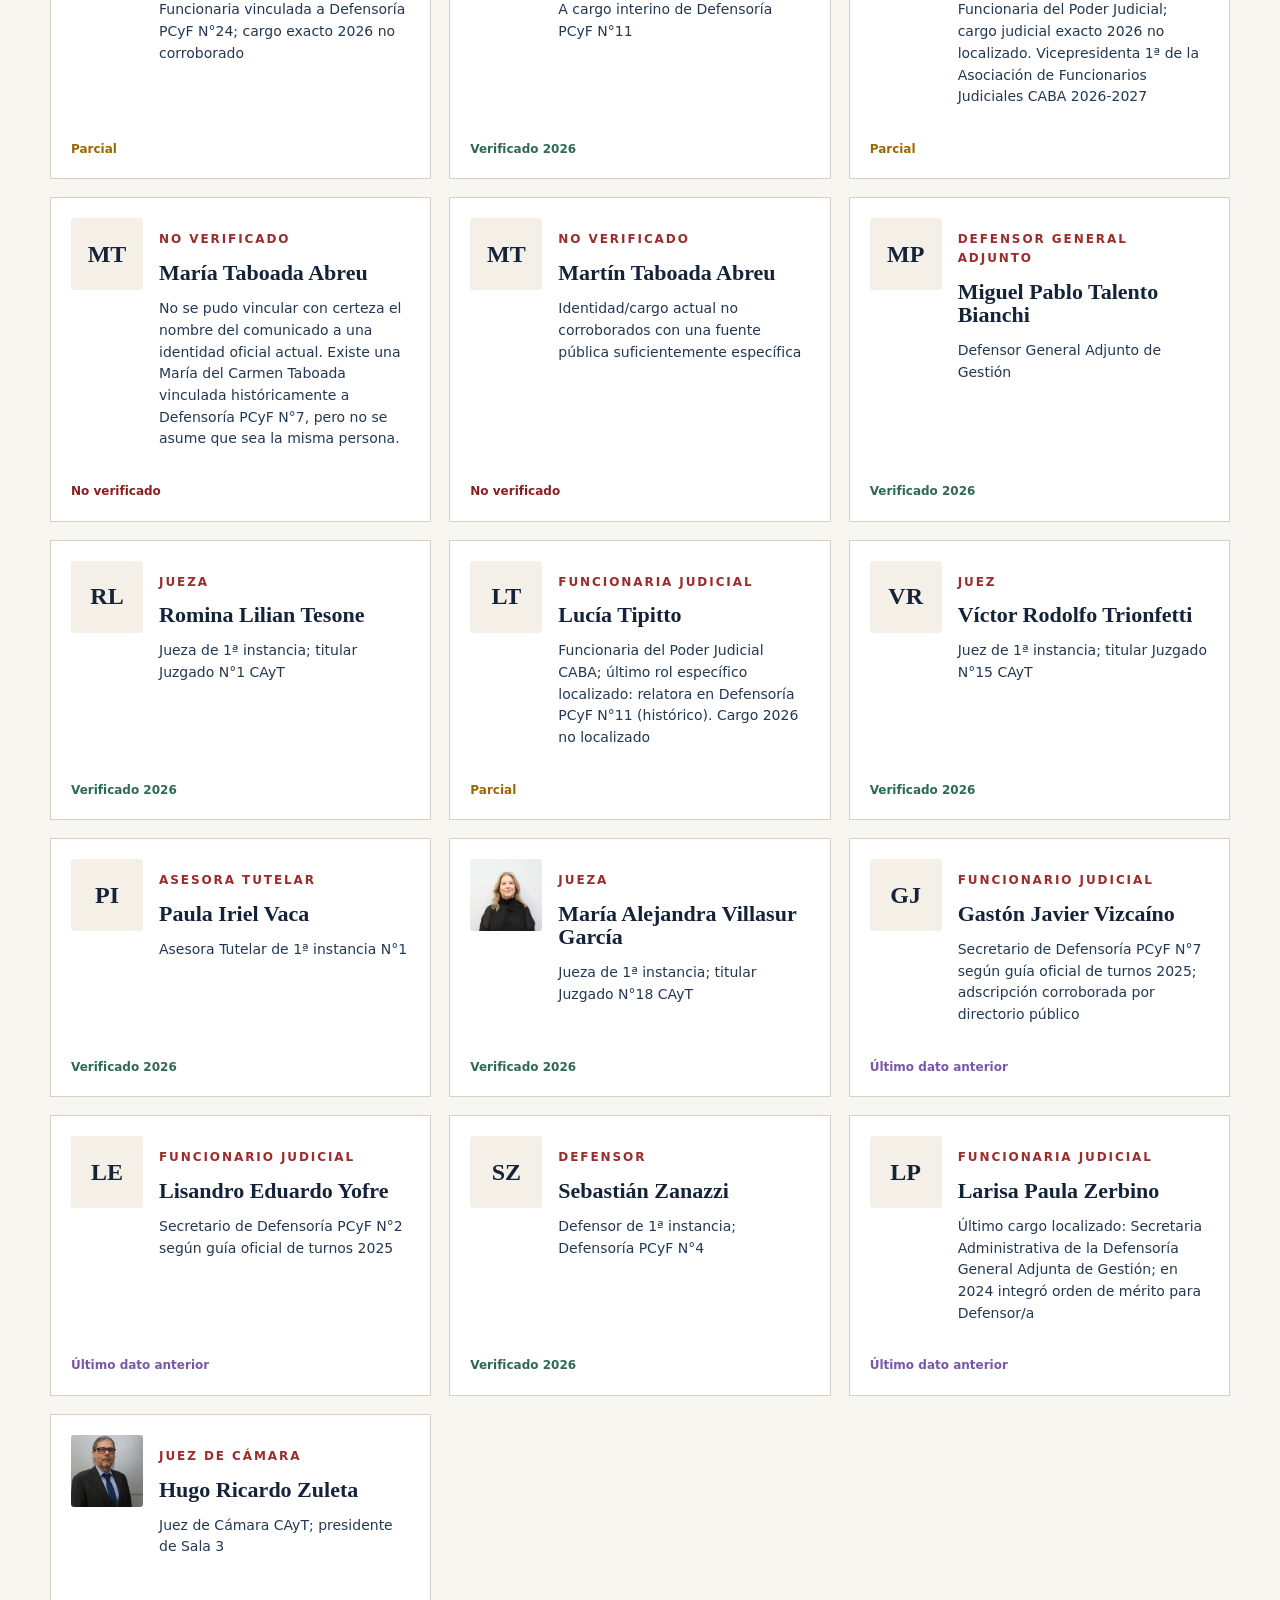
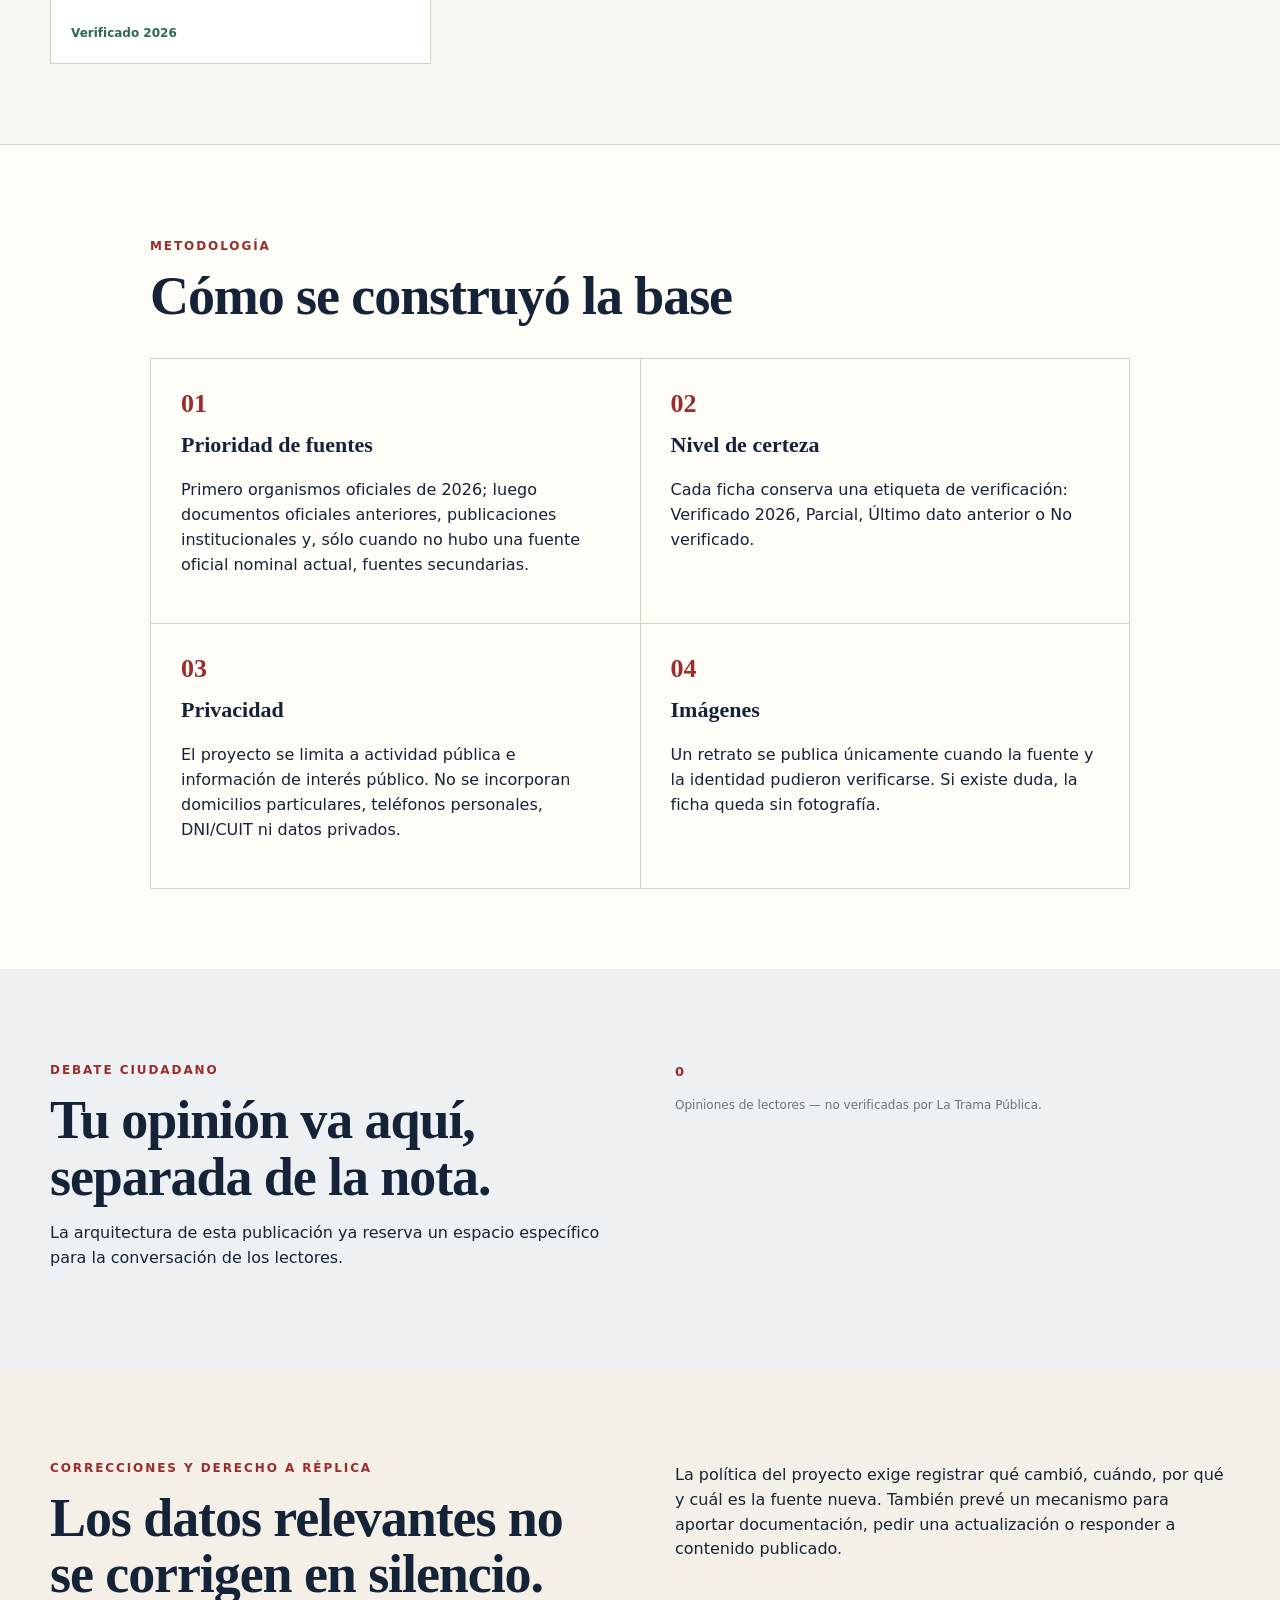
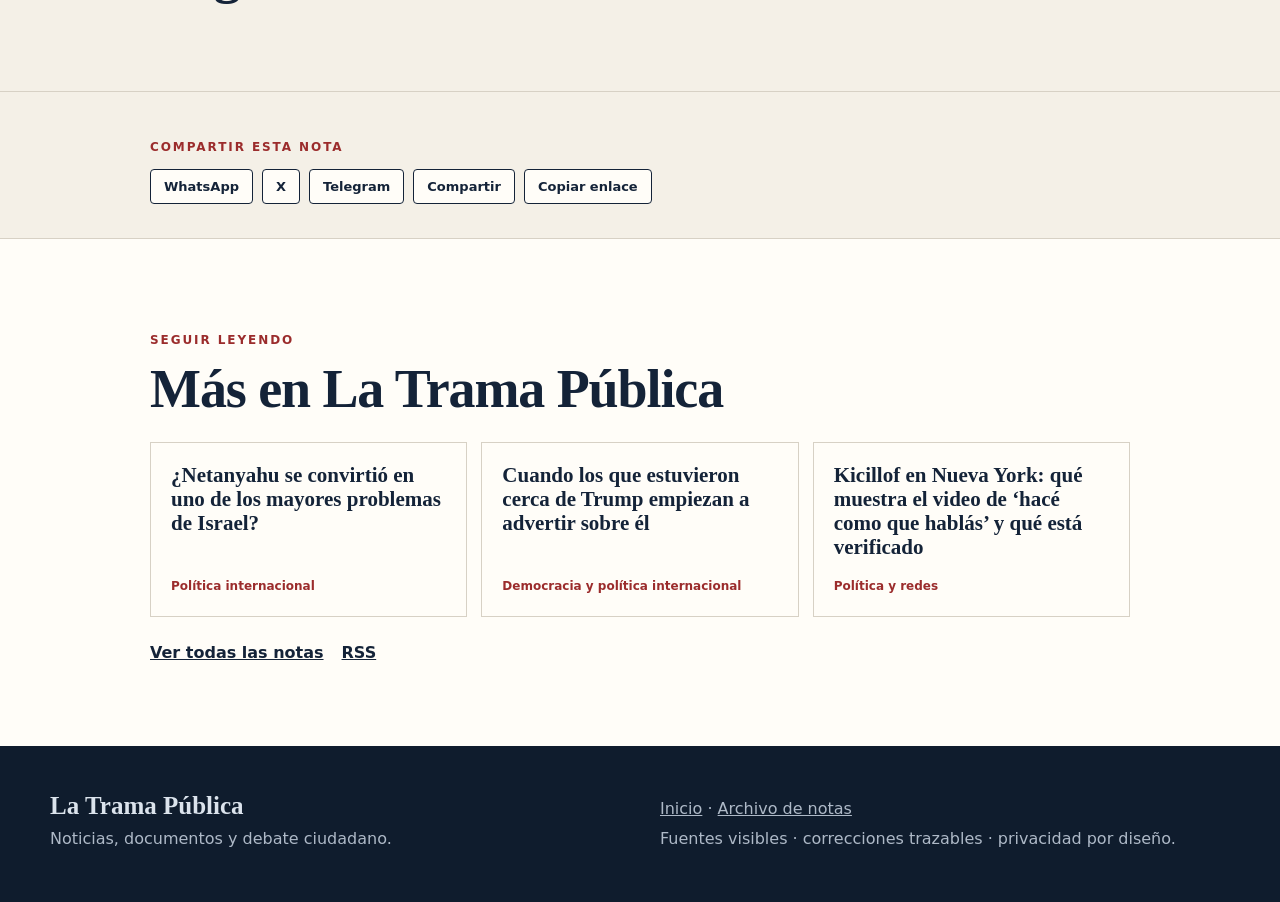
<file: notas/laura-de-marinis-91-firmantes/index.html>
<!doctype html>
<html lang="es-AR" data-base="../../" data-article-key="laura-de-marinis-91-firmantes">
<head>
  <meta charset="utf-8">
  <meta name="viewport" content="width=device-width,initial-scale=1">
  <meta name="description" content="Comunicado de apoyo a Laura De Marinis: directorio verificable de 91 firmantes, cargos, fuentes y nivel de verificación.">
  <title>Laura De Marinis y los 91 firmantes — La Trama Pública</title>
  <link rel="canonical" href="https://floydskd-netizen.github.io/la-trama-publica/notas/laura-de-marinis-91-firmantes/">
  <meta property="og:type" content="article">
  <meta property="og:title" content="Quiénes son los 91 firmantes que respaldaron a Laura De Marinis">
  <meta property="og:description" content="Nombres, cargos, organismos y fuentes verificables de los 91 firmantes del comunicado de apoyo a la jueza Laura De Marinis.">
  <meta property="og:url" content="https://floydskd-netizen.github.io/la-trama-publica/notas/laura-de-marinis-91-firmantes/">
  <meta property="og:image" content="https://floydskd-netizen.github.io/la-trama-publica/assets/social/laura-de-marinis-91-firmantes.png">
  <meta property="og:image:alt" content="La Trama Pública: quiénes son los 91 firmantes que respaldaron a Laura De Marinis">
  <meta name="twitter:card" content="summary_large_image">
  <meta name="twitter:title" content="Quiénes son los 91 firmantes que respaldaron a Laura De Marinis">
  <meta name="twitter:description" content="Nombres, cargos, organismos y fuentes verificables de los 91 firmantes del comunicado de apoyo a la jueza Laura De Marinis.">
  <meta name="twitter:image" content="https://floydskd-netizen.github.io/la-trama-publica/assets/social/laura-de-marinis-91-firmantes.png">
  <meta name="twitter:image:alt" content="La Trama Pública: quiénes son los 91 firmantes que respaldaron a Laura De Marinis">
  <meta name="author" content="La Trama Pública">
  <meta property="og:locale" content="es_AR">
  <meta property="article:published_time" content="2026-09-24">
  <script type="application/ld+json">
{
  "@context": "https://schema.org",
  "@type": "Article",
  "headline": "Quiénes son los 91 firmantes que respaldaron a Laura De Marinis",
  "description": "Nombres, cargos, organismos y fuentes verificables de los 91 firmantes del comunicado de apoyo a la jueza Laura De Marinis.",
  "image": [
    "https://floydskd-netizen.github.io/la-trama-publica/assets/social/laura-de-marinis-91-firmantes.png"
  ],
  "datePublished": "2026-09-24",
  "inLanguage": "es-AR",
  "mainEntityOfPage": {
    "@type": "WebPage",
    "@id": "https://floydskd-netizen.github.io/la-trama-publica/notas/laura-de-marinis-91-firmantes/"
  },
  "author": {
    "@type": "Organization",
    "name": "La Trama Pública",
    "url": "https://floydskd-netizen.github.io/la-trama-publica/"
  },
  "publisher": {
    "@type": "Organization",
    "name": "La Trama Pública",
    "logo": {
      "@type": "ImageObject",
      "url": "https://floydskd-netizen.github.io/la-trama-publica/assets/branding/tp-mark.png"
    }
  }
}
  </script>
  <link rel="stylesheet" href="../../styles.css?v=20260925-participa1">
<link rel="icon" type="image/png" href="../../assets/branding/tp-mark.png">
<link rel="alternate" type="application/rss+xml" title="La Trama Pública" href="https://floydskd-netizen.github.io/la-trama-publica/rss.xml">
</head>
<body><a class="skip" href="#contenido">Saltar al contenido</a><header class="site-header"><div class="masthead wrap"><a class="brand" href="../../"><img class="brand-logo" src="../../assets/branding/la-trama-publica-logo.png" alt="La Trama Pública"></a><button class="nav-toggle" aria-label="Abrir menú" aria-expanded="false">Menú</button><nav class="main-nav"><a href="../../">Inicio</a><a href="../">Notas</a><a href="#perfiles">Perfiles</a><a href="#metodologia">Metodología</a><a href="#debate">Debate</a><a href="#correcciones">Correcciones</a></nav></div></header>
<main id="contenido"><section class="article-hero"><div class="wrap note-layout"><article><nav class="breadcrumb" aria-label="Ruta"><a href="../../">Inicio</a><span>›</span><a href="../">Notas</a><span>›</span><span>Expediente 001</span></nav><p class="eyebrow">Expediente público · Justicia · 24 de septiembre de 2026</p><h1>Comunicado de apoyo a Laura De Marinis: quiénes son los 91 firmantes</h1><p class="lead">La Trama Pública organizó la nómina pública, verificó identidades y cargos cuando fue posible y conserva, para cada registro, el nivel de verificación y las fuentes utilizadas.</p><div class="article-meta"><span>91 registros</span><span>71 verificados 2026</span><span>21 retratos verificados</span></div></article><aside class="article-aside"><p class="kicker">Cómo leer esta nota</p><p>La publicación separa los datos de la base, las fuentes y el contexto. La opinión de los lectores tendrá un espacio propio y claramente identificado.</p><a class="text-link" href="#perfiles">Ir al directorio ↓</a></aside></div></section>
<section class="section article-body"><div class="wrap narrow"><article class="article-block"><p class="eyebrow">Hechos</p><h2>El punto de partida</h2><p class="big-copy">La investigación parte de un comunicado público de apoyo a Laura De Marinis en el que fueron identificados 91 firmantes.</p><p>La base conserva el nombre publicado en el comunicado y, cuando fue posible verificarlo, la identidad completa, el cargo, el organismo o dependencia, información laboral pública, el mecanismo de designación, el estado de verificación y las fuentes.</p></article><article class="article-block"><p class="eyebrow">Documentos</p><h2>Una base que muestra de dónde sale cada dato</h2><p>Las fichas individuales enlazan la fuente principal y, cuando existe, una fuente adicional. Los datos institucionales se publican con su nivel de verificación para que el lector pueda distinguir información actual, parcial, histórica o no corroborada.</p></article><article class="article-block"><p class="eyebrow">Contexto</p><h2>La nómina reúne distintas funciones públicas</h2><p>El comunicado fue presentado periodísticamente como una lista de “91 jueces”, pero la base distingue jueces, defensores, asesores tutelares, un fiscal, funcionarios judiciales y otras categorías. El directorio mantiene esa diferenciación en lugar de tratar a todas las personas como si ocuparan el mismo cargo.</p></article></div></section>
<section class="numbers" aria-label="Estado de la investigación"><div class="wrap stats-grid"><div><strong id="stat-total">91</strong><span>firmantes relevados</span></div><div><strong id="stat-verified">71</strong><span>verificados 2026</span></div><div><strong id="stat-photos">21</strong><span>retratos verificados</span></div><div><strong>24.09.26</strong><span>cierre de esta base</span></div></div></section>
<section class="directory section" id="perfiles"><div class="wrap"><div class="section-head"><div><p class="eyebrow">Directorio verificable</p><h2>91 perfiles públicos</h2></div><p class="results" id="result-count">Cargando…</p></div><div class="tools"><label class="search"><span>Buscar</span><input id="search" type="search" placeholder="Nombre, cargo, organismo…" autocomplete="off"></label><label><span>Categoría</span><select id="type-filter"><option value="">Todas</option></select></label><label><span>Verificación</span><select id="verification-filter"><option value="">Todos los niveles</option><option>Verificado 2026</option><option>Parcial</option><option>Último dato anterior</option><option>No verificado</option></select></label></div><div class="cards" id="profiles" aria-live="polite"></div></div></section>
<section class="section method" id="metodologia"><div class="wrap narrow"><p class="eyebrow">Metodología</p><h2>Cómo se construyó la base</h2><div class="method-grid"><div><span class="num">01</span><h3>Prioridad de fuentes</h3><p>Primero organismos oficiales de 2026; luego documentos oficiales anteriores, publicaciones institucionales y, sólo cuando no hubo una fuente oficial nominal actual, fuentes secundarias.</p></div><div><span class="num">02</span><h3>Nivel de certeza</h3><p>Cada ficha conserva una etiqueta de verificación: Verificado 2026, Parcial, Último dato anterior o No verificado.</p></div><div><span class="num">03</span><h3>Privacidad</h3><p>El proyecto se limita a actividad pública e información de interés público. No se incorporan domicilios particulares, teléfonos personales, DNI/CUIT ni datos privados.</p></div><div><span class="num">04</span><h3>Imágenes</h3><p>Un retrato se publica únicamente cuando la fuente y la identidad pudieron verificarse. Si existe duda, la ficha queda sin fotografía.</p></div></div></div></section>
<section class="section debate-note" id="debate"><div class="wrap corrections-grid"><div><p class="eyebrow">Debate ciudadano</p><h2>Tu opinión va aquí, separada de la nota.</h2><p>La arquitectura de esta publicación ya reserva un espacio específico para la conversación de los lectores.</p></div><div class="comment-preview" data-discussion-inline><p class="muted">Cargando el espacio de debate…</p></div></div></section>
<section class="section corrections" id="correcciones"><div class="wrap corrections-grid"><div><p class="eyebrow">Correcciones y derecho a réplica</p><h2>Los datos relevantes no se corrigen en silencio.</h2></div><div><p>La política del proyecto exige registrar qué cambió, cuándo, por qué y cuál es la fuente nueva. También prevé un mecanismo para aportar documentación, pedir una actualización o responder a contenido publicado.</p></div></div></section></main>
<footer><div class="wrap footer-grid"><div><strong>La Trama Pública</strong><p>Noticias, documentos y debate ciudadano.</p></div><div><p><a href="../../">Inicio</a> · <a href="../">Archivo de notas</a></p><p>Fuentes visibles · correcciones trazables · privacidad por diseño.</p></div></div></footer><dialog id="profile-dialog"><button class="close" aria-label="Cerrar">×</button><div id="profile-detail"></div></dialog><script src="../../app.js"></script><script src="../../discussion-config.js"></script><script type="module" src="../../discussion.js?v=20260925-participa2"></script></body></html>
</file>
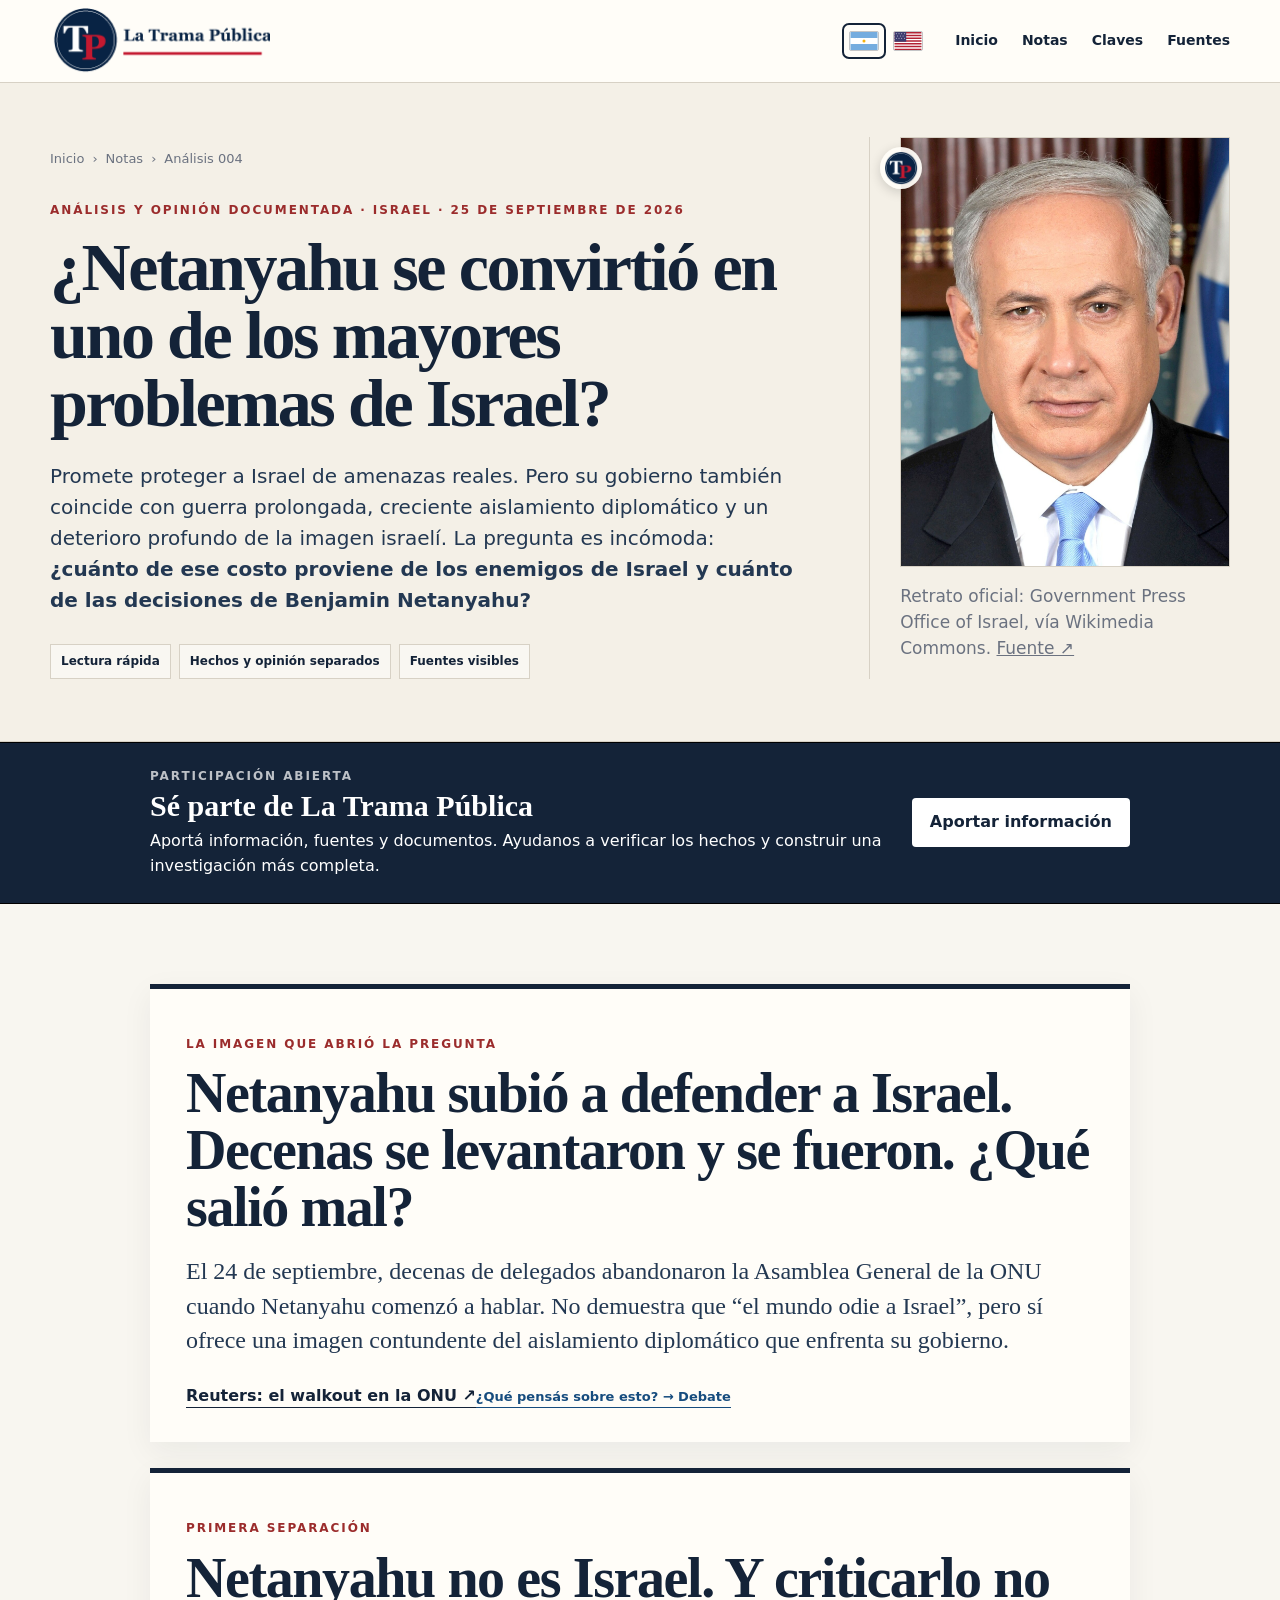
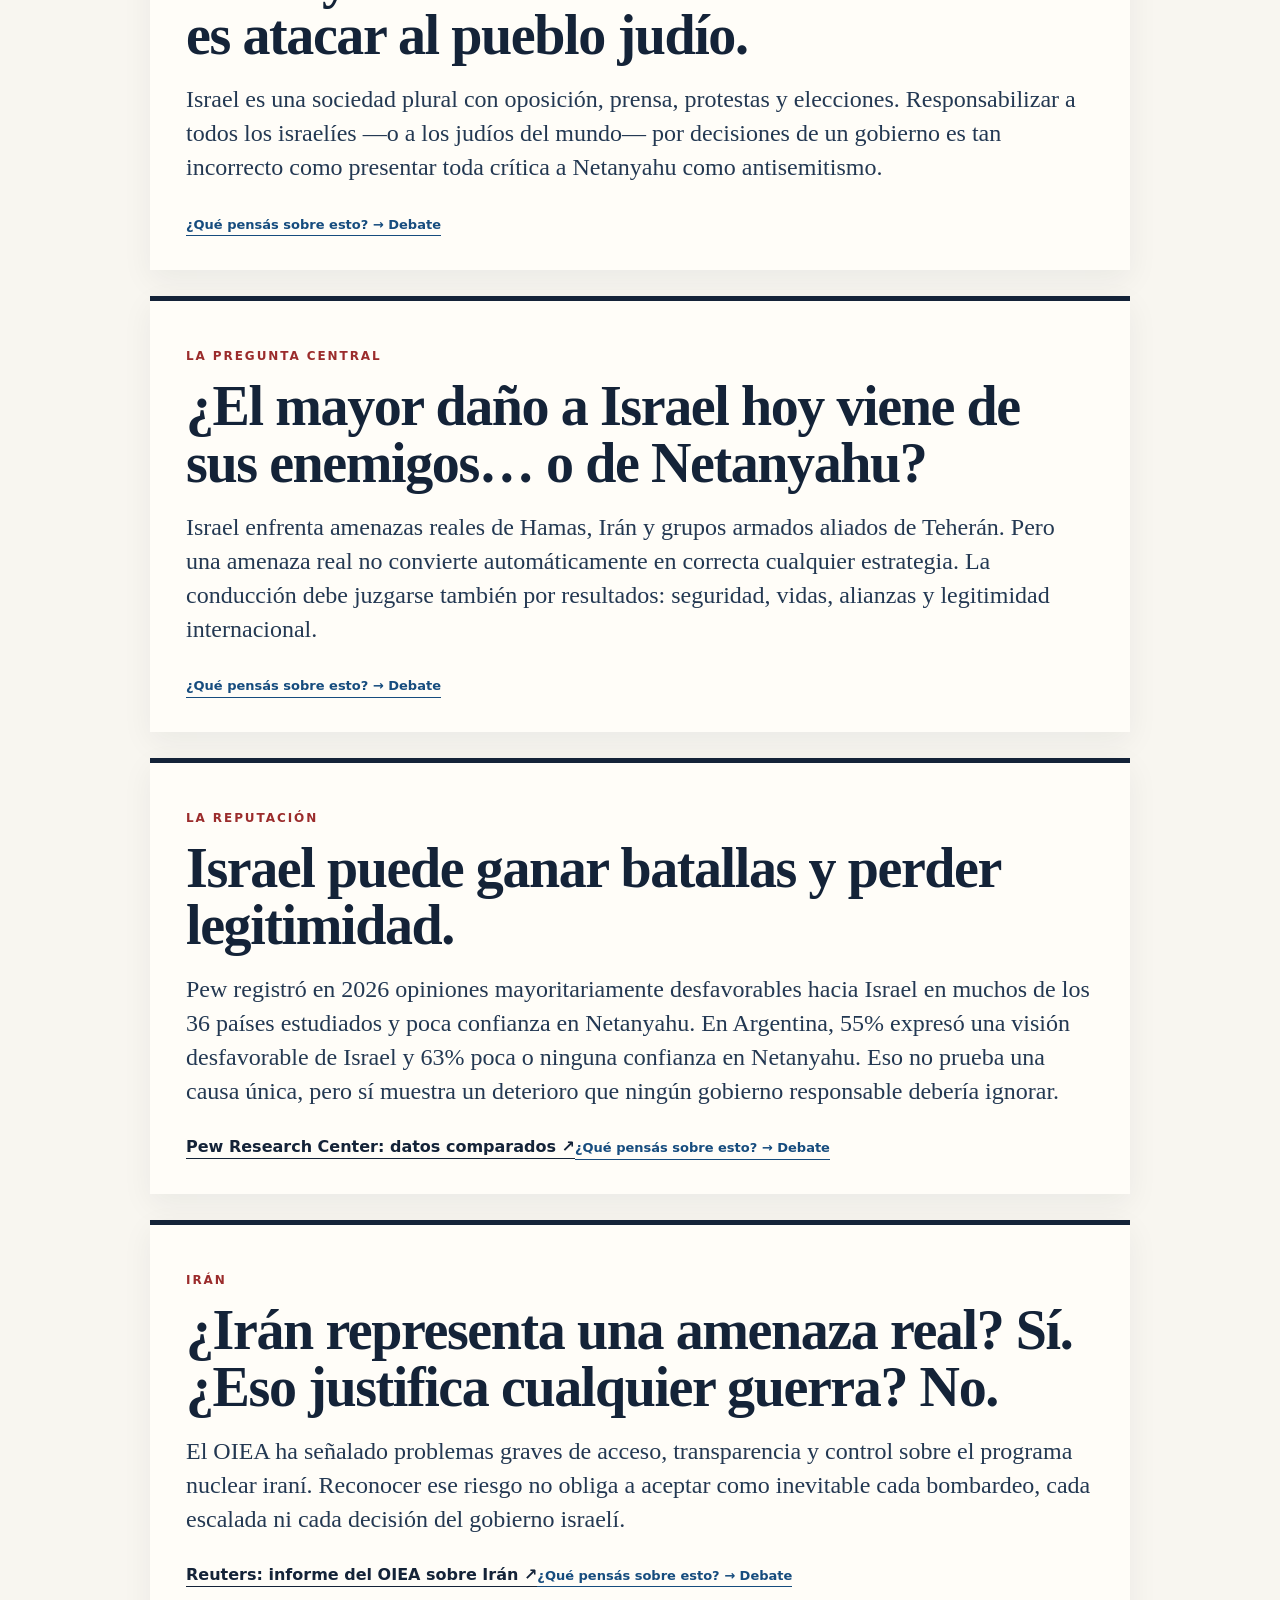
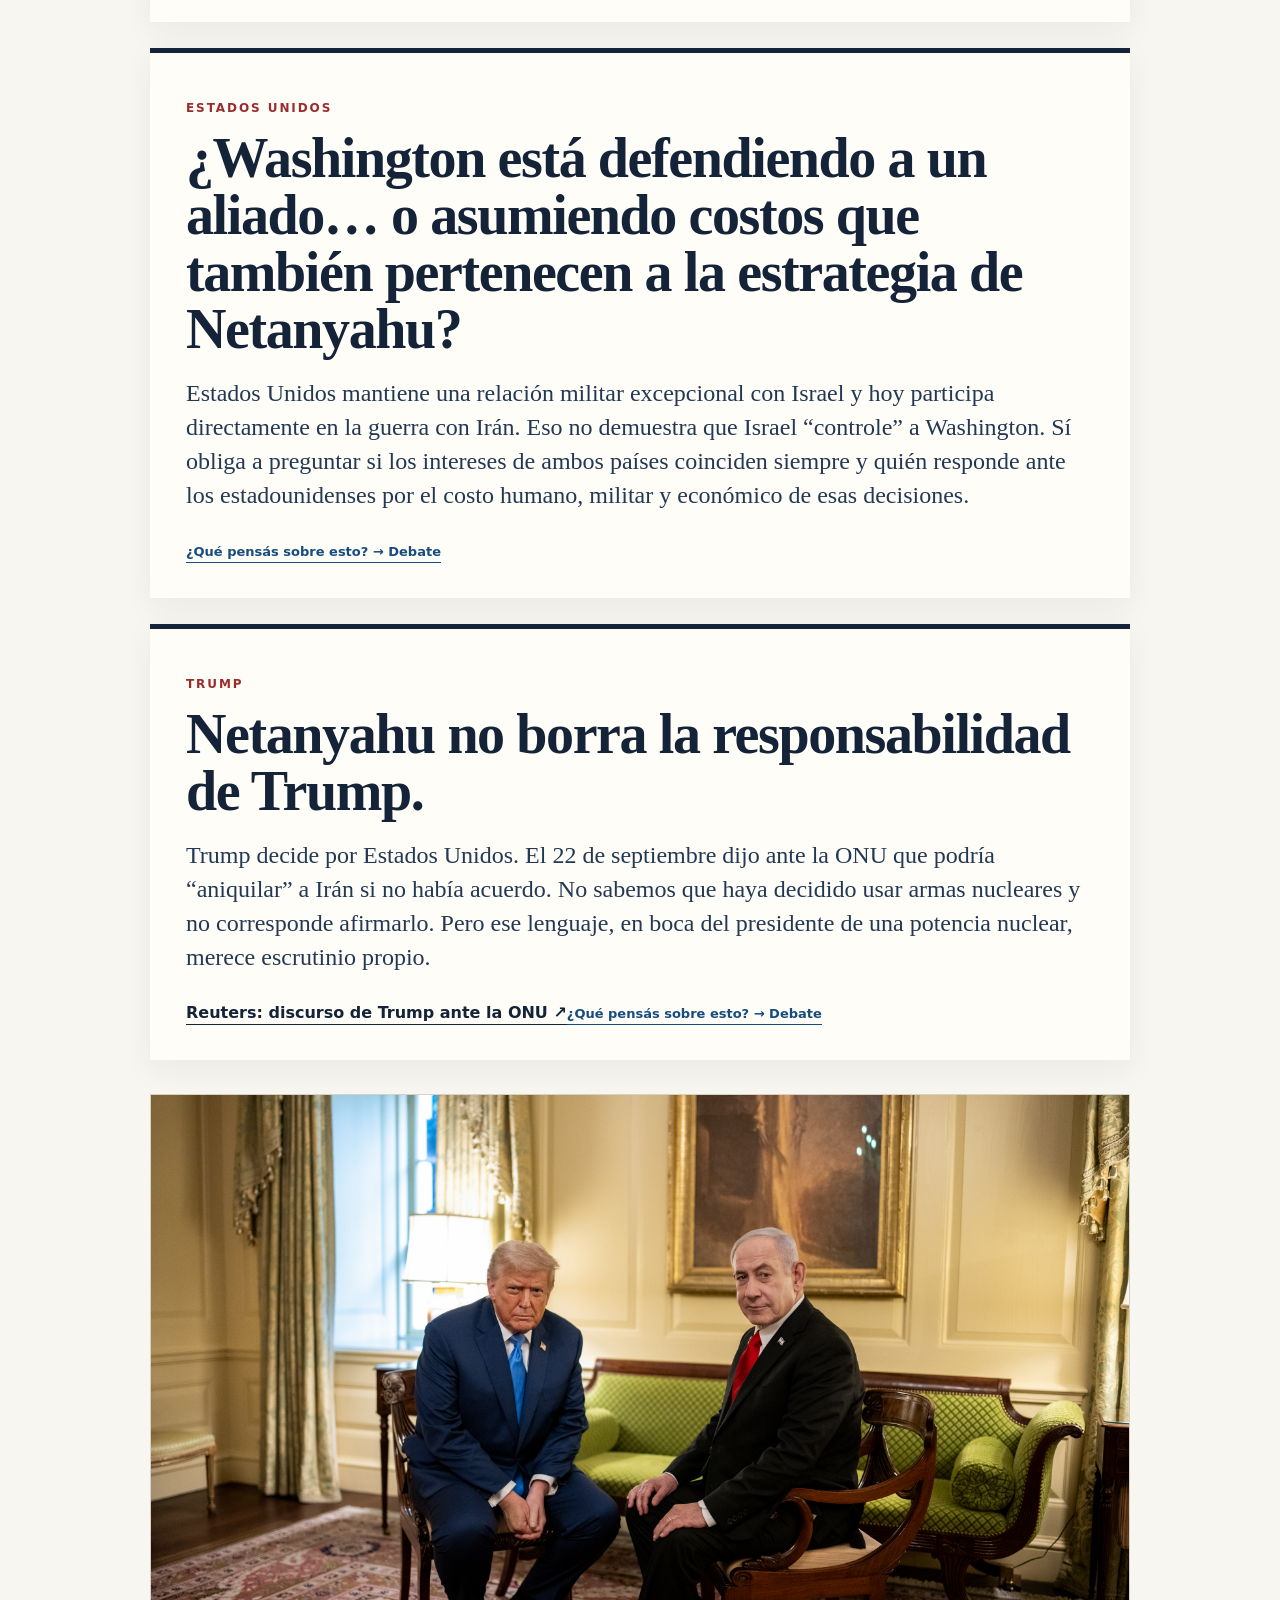
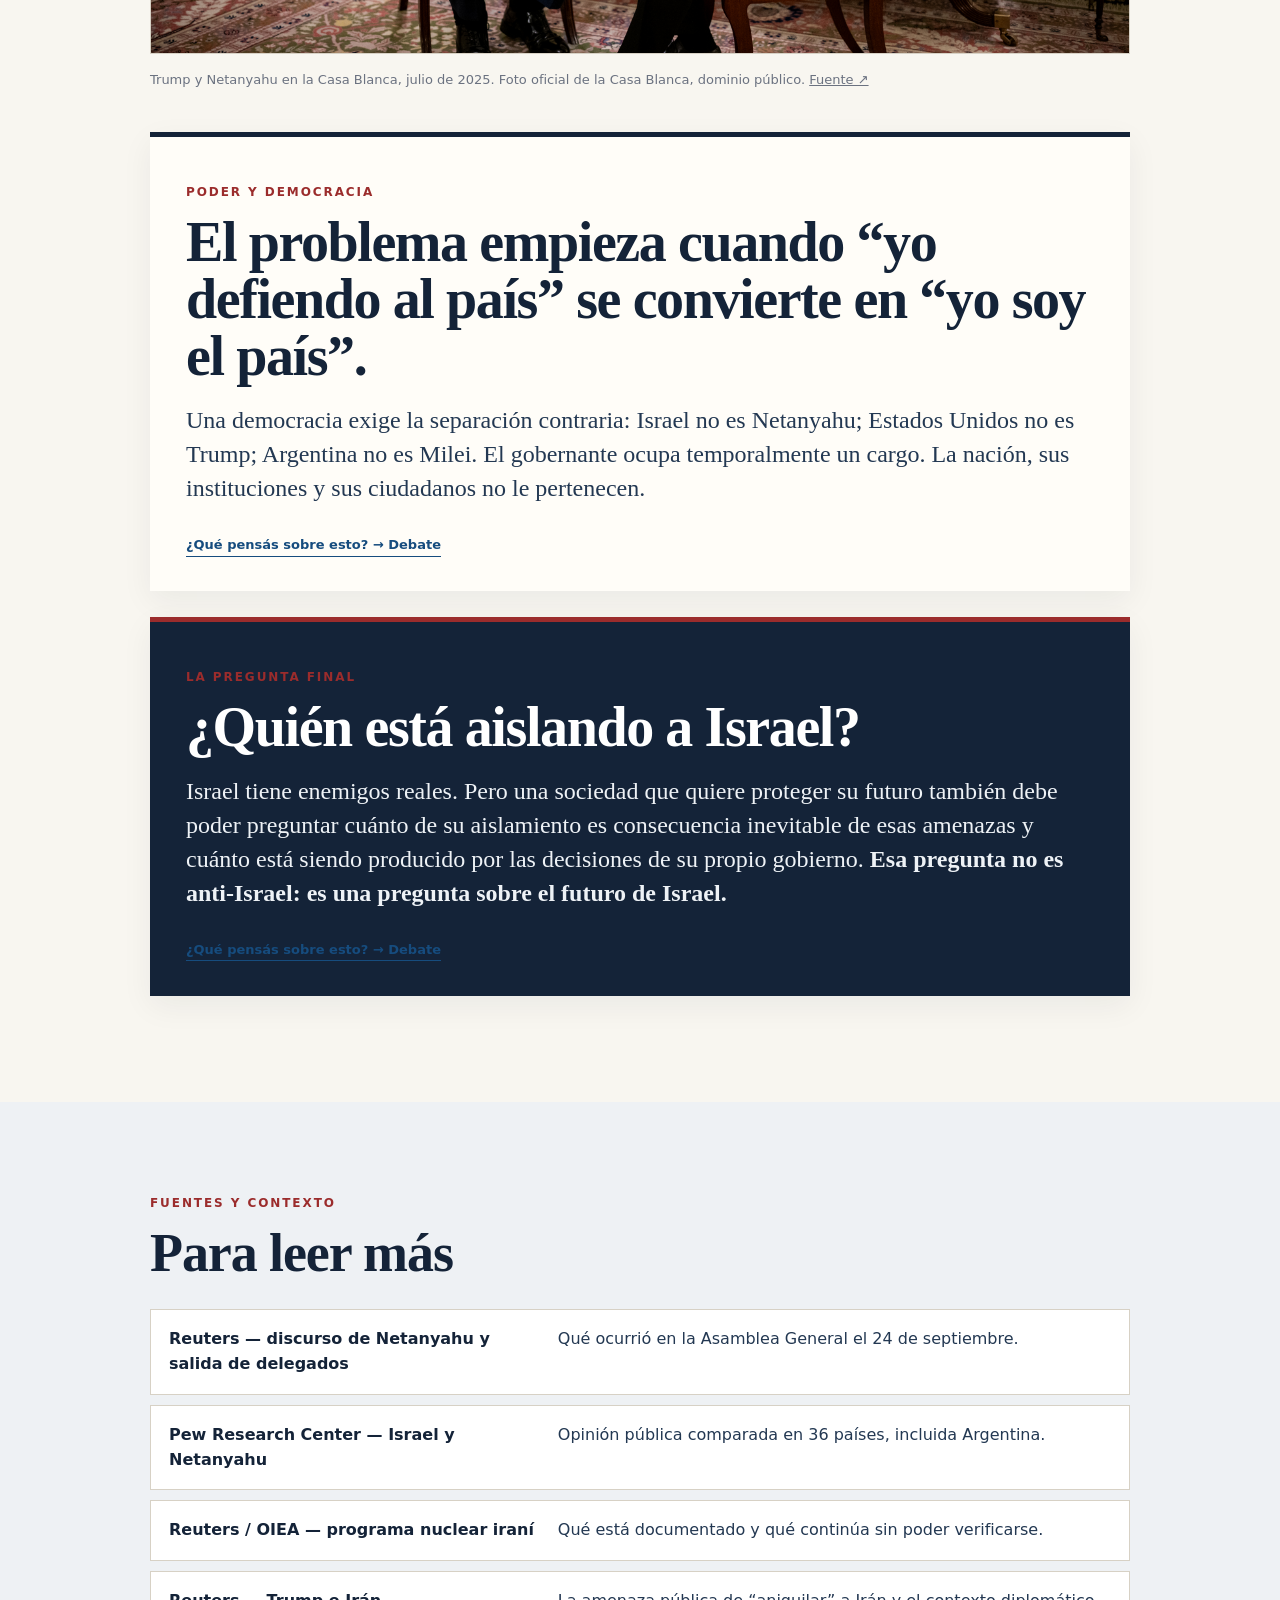
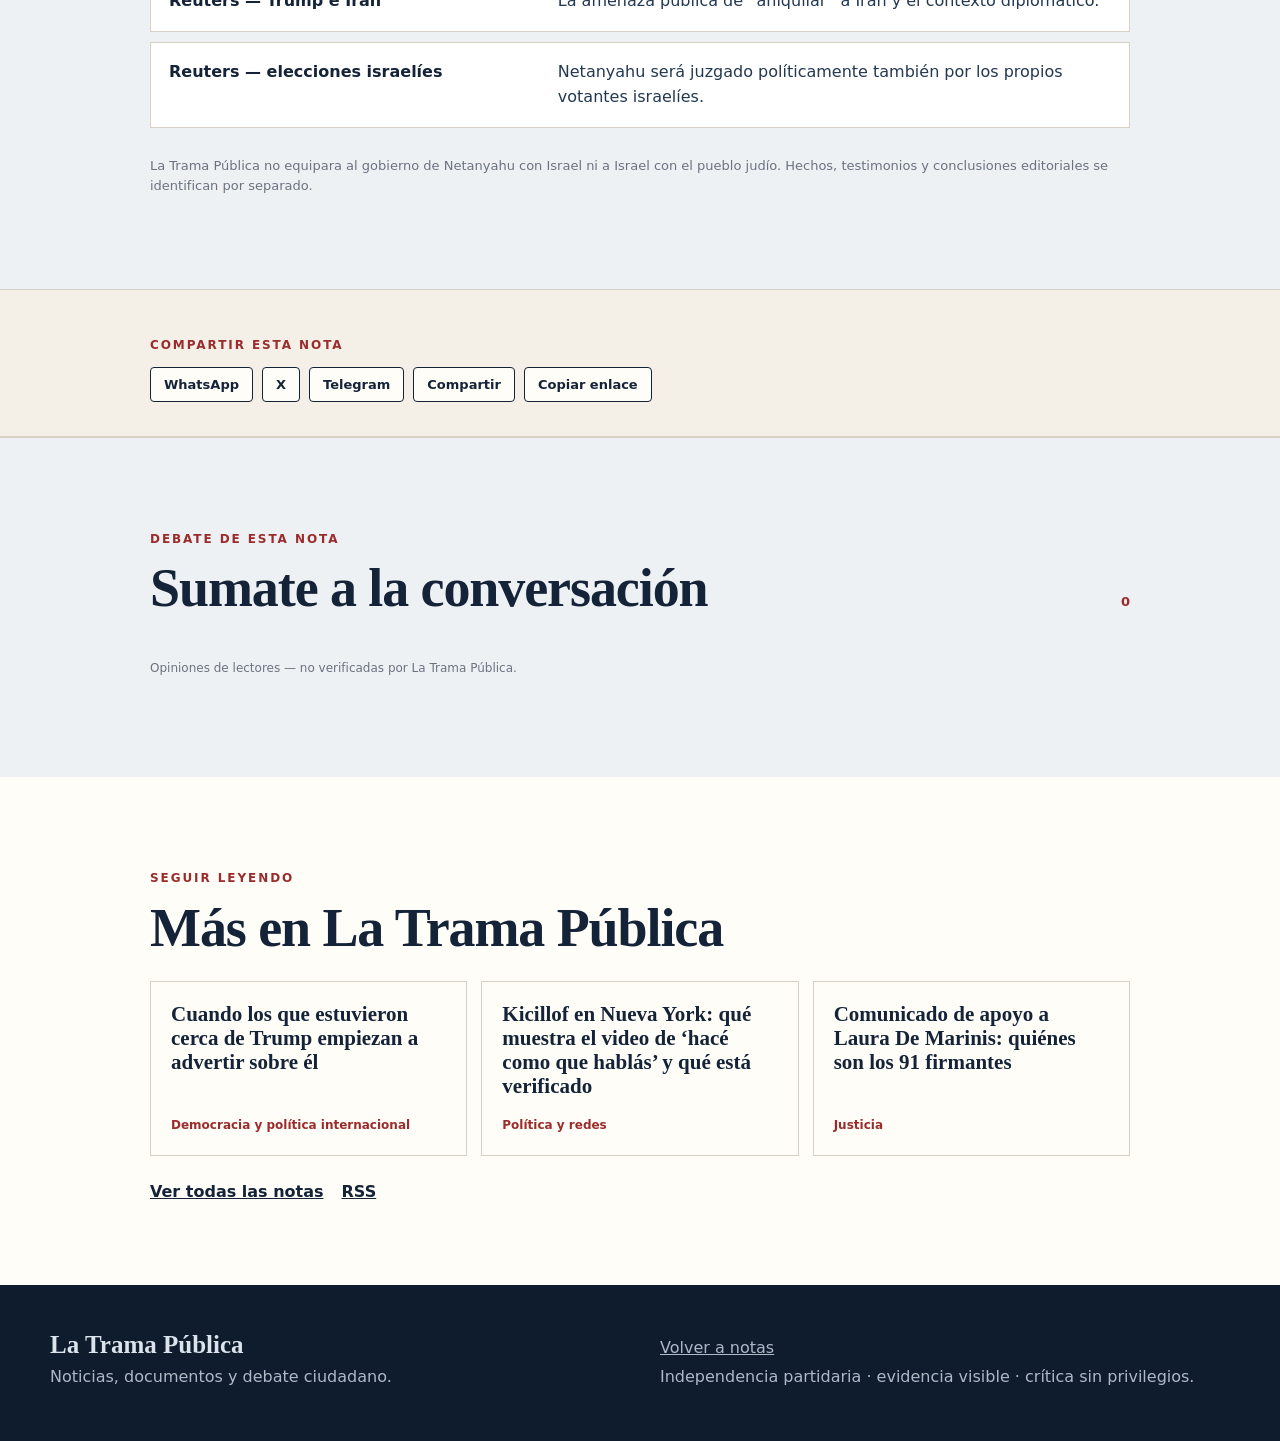
<file: notas/netanyahu-israel-aislamiento/index.html>
<!doctype html>
<html lang="es-AR" data-base="../../" data-en-href="../../en/notas/netanyahu-israel-isolation/" data-article-key="netanyahu-israel-aislamiento">
<head>
<meta charset="utf-8"><meta name="viewport" content="width=device-width,initial-scale=1">
<meta name="description" content="¿Netanyahu se convirtió en uno de los mayores problemas de Israel? Una lectura rápida sobre seguridad, aislamiento, Estados Unidos, Irán y responsabilidad política.">
<title>¿Netanyahu se convirtió en uno de los mayores problemas de Israel? — La Trama Pública</title>
<link rel="canonical" href="https://floydskd-netizen.github.io/la-trama-publica/notas/netanyahu-israel-aislamiento/">
<meta property="og:type" content="article"><meta property="og:title" content="¿Netanyahu se convirtió en uno de los mayores problemas de Israel?"><meta property="og:description" content="Promete defender a Israel. Pero su gobierno enfrenta guerra, aislamiento y un deterioro internacional profundo. ¿Cuánto es inevitable y cuánto proviene de sus propias decisiones?"><meta property="og:url" content="https://floydskd-netizen.github.io/la-trama-publica/notas/netanyahu-israel-aislamiento/"><meta property="og:image" content="https://floydskd-netizen.github.io/la-trama-publica/assets/social/netanyahu-israel-aislamiento.png"><meta property="og:image:alt" content="La Trama Pública: Netanyahu, Israel y el costo del aislamiento">
<meta name="twitter:card" content="summary_large_image"><meta name="twitter:title" content="¿Netanyahu se convirtió en uno de los mayores problemas de Israel?"><meta name="twitter:description" content="Una pregunta incómoda sobre seguridad, poder, aislamiento, Estados Unidos e Irán."><meta name="twitter:image" content="https://floydskd-netizen.github.io/la-trama-publica/assets/social/netanyahu-israel-aislamiento.png"><meta name="twitter:image:alt" content="La Trama Pública: Netanyahu, Israel y el costo del aislamiento">
  <meta name="author" content="La Trama Pública">
  <meta property="og:locale" content="es_AR">
  <meta property="article:published_time" content="2026-09-25">
  <script type="application/ld+json">
{
  "@context": "https://schema.org",
  "@type": "Article",
  "headline": "¿Netanyahu se convirtió en uno de los mayores problemas de Israel?",
  "description": "Promete defender a Israel. Pero su gobierno enfrenta guerra, aislamiento y un deterioro internacional profundo. ¿Cuánto es inevitable y cuánto proviene de sus propias decisiones?",
  "image": [
    "https://floydskd-netizen.github.io/la-trama-publica/assets/social/netanyahu-israel-aislamiento.png"
  ],
  "datePublished": "2026-09-25",
  "inLanguage": "es-AR",
  "mainEntityOfPage": {
    "@type": "WebPage",
    "@id": "https://floydskd-netizen.github.io/la-trama-publica/notas/netanyahu-israel-aislamiento/"
  },
  "author": {
    "@type": "Organization",
    "name": "La Trama Pública",
    "url": "https://floydskd-netizen.github.io/la-trama-publica/"
  },
  "publisher": {
    "@type": "Organization",
    "name": "La Trama Pública",
    "logo": {
      "@type": "ImageObject",
      "url": "https://floydskd-netizen.github.io/la-trama-publica/assets/branding/tp-mark.png"
    }
  }
}
  </script>
<link rel="stylesheet" href="../../styles.css?v=20260925-participa1">
<link rel="icon" type="image/png" href="../../assets/branding/tp-mark.png">
<link rel="alternate" type="application/rss+xml" title="La Trama Pública" href="https://floydskd-netizen.github.io/la-trama-publica/rss.xml">
<link rel="alternate" hreflang="es-AR" href="https://floydskd-netizen.github.io/la-trama-publica/notas/netanyahu-israel-aislamiento/">
<link rel="alternate" hreflang="en-US" href="https://floydskd-netizen.github.io/la-trama-publica/en/notas/netanyahu-israel-isolation/">
<link rel="alternate" hreflang="x-default" href="https://floydskd-netizen.github.io/la-trama-publica/notas/netanyahu-israel-aislamiento/">
</head>
<body><a class="skip" href="#contenido">Saltar al contenido</a><header class="site-header"><div class="masthead wrap"><a class="brand" href="../../"><img class="brand-logo" src="../../assets/branding/la-trama-publica-logo.png" alt="La Trama Pública"></a><button class="nav-toggle" aria-label="Abrir menú" aria-expanded="false">Menú</button><nav class="main-nav"><a href="../../">Inicio</a><a href="../">Notas</a><a href="#claves">Claves</a><a href="#fuentes">Fuentes</a></nav></div></header>
<main id="contenido">
<section class="article-hero"><div class="wrap note-layout"><article><nav class="breadcrumb"><a href="../../">Inicio</a><span>›</span><a href="../">Notas</a><span>›</span><span>Análisis 004</span></nav><p class="eyebrow">Análisis y opinión documentada · Israel · 25 de septiembre de 2026</p><h1>¿Netanyahu se convirtió en uno de los mayores problemas de Israel?</h1><p class="lead">Promete proteger a Israel de amenazas reales. Pero su gobierno también coincide con guerra prolongada, creciente aislamiento diplomático y un deterioro profundo de la imagen israelí. La pregunta es incómoda: <strong>¿cuánto de ese costo proviene de los enemigos de Israel y cuánto de las decisiones de Benjamin Netanyahu?</strong></p><div class="article-meta"><span>Lectura rápida</span><span>Hechos y opinión separados</span><span>Fuentes visibles</span></div></article><aside class="article-aside"><img class="aside-portrait" src="../../assets/people/benjamin-netanyahu.jpg" alt="Retrato oficial de Benjamin Netanyahu"><p class="photo-credit">Retrato oficial: Government Press Office of Israel, vía Wikimedia Commons. <a href="https://commons.wikimedia.org/wiki/File:Netanyahu_official_portrait_(cropped2).jpg" target="_blank" rel="noopener noreferrer">Fuente ↗</a></p></aside></div></section>
<section class="section quick-analysis" id="claves"><div class="wrap narrow">
<article class="quick-question"><p class="eyebrow">La imagen que abrió la pregunta</p><h2>Netanyahu subió a defender a Israel. Decenas se levantaron y se fueron. ¿Qué salió mal?</h2><p class="quick-answer">El 24 de septiembre, decenas de delegados abandonaron la Asamblea General de la ONU cuando Netanyahu comenzó a hablar. No demuestra que “el mundo odie a Israel”, pero sí ofrece una imagen contundente del aislamiento diplomático que enfrenta su gobierno.</p><a class="text-link" href="https://www.reuters.com/world/middle-east/dozens-delegates-walk-out-un-hall-start-netanyahu-speech-2026-09-24/" target="_blank" rel="noopener noreferrer">Reuters: el walkout en la ONU ↗</a></article>
<article class="quick-question"><p class="eyebrow">Primera separación</p><h2>Netanyahu no es Israel. Y criticarlo no es atacar al pueblo judío.</h2><p class="quick-answer">Israel es una sociedad plural con oposición, prensa, protestas y elecciones. Responsabilizar a todos los israelíes —o a los judíos del mundo— por decisiones de un gobierno es tan incorrecto como presentar toda crítica a Netanyahu como antisemitismo.</p></article>
<article class="quick-question"><p class="eyebrow">La pregunta central</p><h2>¿El mayor daño a Israel hoy viene de sus enemigos… o de Netanyahu?</h2><p class="quick-answer">Israel enfrenta amenazas reales de Hamas, Irán y grupos armados aliados de Teherán. Pero una amenaza real no convierte automáticamente en correcta cualquier estrategia. La conducción debe juzgarse también por resultados: seguridad, vidas, alianzas y legitimidad internacional.</p></article>
<article class="quick-question"><p class="eyebrow">La reputación</p><h2>Israel puede ganar batallas y perder legitimidad.</h2><p class="quick-answer">Pew registró en 2026 opiniones mayoritariamente desfavorables hacia Israel en muchos de los 36 países estudiados y poca confianza en Netanyahu. En Argentina, 55% expresó una visión desfavorable de Israel y 63% poca o ninguna confianza en Netanyahu. Eso no prueba una causa única, pero sí muestra un deterioro que ningún gobierno responsable debería ignorar.</p><a class="text-link" href="https://www.pewresearch.org/short-reads/2026/06/04/most-people-across-36-countries-have-negative-views-of-israel-and-little-confidence-in-netanyahu/" target="_blank" rel="noopener noreferrer">Pew Research Center: datos comparados ↗</a></article>
<article class="quick-question"><p class="eyebrow">Irán</p><h2>¿Irán representa una amenaza real? Sí. ¿Eso justifica cualquier guerra? No.</h2><p class="quick-answer">El OIEA ha señalado problemas graves de acceso, transparencia y control sobre el programa nuclear iraní. Reconocer ese riesgo no obliga a aceptar como inevitable cada bombardeo, cada escalada ni cada decisión del gobierno israelí.</p><a class="text-link" href="https://www.reuters.com/world/middle-east/first-iaea-report-irans-nuclear-programme-since-february-shows-little-change-2026-06-04/" target="_blank" rel="noopener noreferrer">Reuters: informe del OIEA sobre Irán ↗</a></article>
<article class="quick-question"><p class="eyebrow">Estados Unidos</p><h2>¿Washington está defendiendo a un aliado… o asumiendo costos que también pertenecen a la estrategia de Netanyahu?</h2><p class="quick-answer">Estados Unidos mantiene una relación militar excepcional con Israel y hoy participa directamente en la guerra con Irán. Eso no demuestra que Israel “controle” a Washington. Sí obliga a preguntar si los intereses de ambos países coinciden siempre y quién responde ante los estadounidenses por el costo humano, militar y económico de esas decisiones.</p></article>
<article class="quick-question"><p class="eyebrow">Trump</p><h2>Netanyahu no borra la responsabilidad de Trump.</h2><p class="quick-answer">Trump decide por Estados Unidos. El 22 de septiembre dijo ante la ONU que podría “aniquilar” a Irán si no había acuerdo. No sabemos que haya decidido usar armas nucleares y no corresponde afirmarlo. Pero ese lenguaje, en boca del presidente de una potencia nuclear, merece escrutinio propio.</p><a class="text-link" href="https://www.reuters.com/world/americas/trump-set-whirlwind-un-meetings-with-wars-iran-ukraine-agenda-2026-09-22/" target="_blank" rel="noopener noreferrer">Reuters: discurso de Trump ante la ONU ↗</a></article>
<figure class="article-figure wide-figure"><img src="../../assets/people/trump-netanyahu-white-house.jpg" alt="Donald Trump y Benjamin Netanyahu en la Casa Blanca en julio de 2025"><figcaption>Trump y Netanyahu en la Casa Blanca, julio de 2025. Foto oficial de la Casa Blanca, dominio público. <a href="https://commons.wikimedia.org/wiki/File:P20250707DT-0356_President_Donald_J._Trump_Welcomes_Israeli_Prime_Minister_Benjamin_Netanyahu_to_the_White_House.jpg" target="_blank" rel="noopener noreferrer">Fuente ↗</a></figcaption></figure>
<article class="quick-question"><p class="eyebrow">Poder y democracia</p><h2>El problema empieza cuando “yo defiendo al país” se convierte en “yo soy el país”.</h2><p class="quick-answer">Una democracia exige la separación contraria: Israel no es Netanyahu; Estados Unidos no es Trump; Argentina no es Milei. El gobernante ocupa temporalmente un cargo. La nación, sus instituciones y sus ciudadanos no le pertenecen.</p></article>
<article class="quick-question conclusion-card"><p class="eyebrow">La pregunta final</p><h2>¿Quién está aislando a Israel?</h2><p class="quick-answer">Israel tiene enemigos reales. Pero una sociedad que quiere proteger su futuro también debe poder preguntar cuánto de su aislamiento es consecuencia inevitable de esas amenazas y cuánto está siendo producido por las decisiones de su propio gobierno. <strong>Esa pregunta no es anti-Israel: es una pregunta sobre el futuro de Israel.</strong></p></article>
</div></section>
<section class="section sources-section" id="fuentes"><div class="wrap narrow"><p class="eyebrow">Fuentes y contexto</p><h2>Para leer más</h2><div class="source-list">
<a href="https://www.reuters.com/world/middle-east/dozens-delegates-walk-out-un-hall-start-netanyahu-speech-2026-09-24/" target="_blank" rel="noopener noreferrer"><strong>Reuters — discurso de Netanyahu y salida de delegados</strong><span>Qué ocurrió en la Asamblea General el 24 de septiembre.</span></a>
<a href="https://www.pewresearch.org/short-reads/2026/06/04/most-people-across-36-countries-have-negative-views-of-israel-and-little-confidence-in-netanyahu/" target="_blank" rel="noopener noreferrer"><strong>Pew Research Center — Israel y Netanyahu</strong><span>Opinión pública comparada en 36 países, incluida Argentina.</span></a>
<a href="https://www.reuters.com/world/middle-east/first-iaea-report-irans-nuclear-programme-since-february-shows-little-change-2026-06-04/" target="_blank" rel="noopener noreferrer"><strong>Reuters / OIEA — programa nuclear iraní</strong><span>Qué está documentado y qué continúa sin poder verificarse.</span></a>
<a href="https://www.reuters.com/world/americas/trump-set-whirlwind-un-meetings-with-wars-iran-ukraine-agenda-2026-09-22/" target="_blank" rel="noopener noreferrer"><strong>Reuters — Trump e Irán</strong><span>La amenaza pública de “aniquilar” a Irán y el contexto diplomático.</span></a>
<a href="https://www.reuters.com/world/middle-east/israels-election-will-be-held-october-27-coalition-head-says-2026-07-12/" target="_blank" rel="noopener noreferrer"><strong>Reuters — elecciones israelíes</strong><span>Netanyahu será juzgado políticamente también por los propios votantes israelíes.</span></a>
</div><p class="source-note">La Trama Pública no equipara al gobierno de Netanyahu con Israel ni a Israel con el pueblo judío. Hechos, testimonios y conclusiones editoriales se identifican por separado.</p></div></section>
</main><footer><div class="wrap footer-grid"><div><strong>La Trama Pública</strong><p>Noticias, documentos y debate ciudadano.</p></div><div><p><a href="../">Volver a notas</a></p><p>Independencia partidaria · evidencia visible · crítica sin privilegios.</p></div></div></footer><script src="../../app.js"></script><script src="../../discussion-config.js"></script><script type="module" src="../../discussion.js?v=20260925-participa2"></script></body></html>
</file>
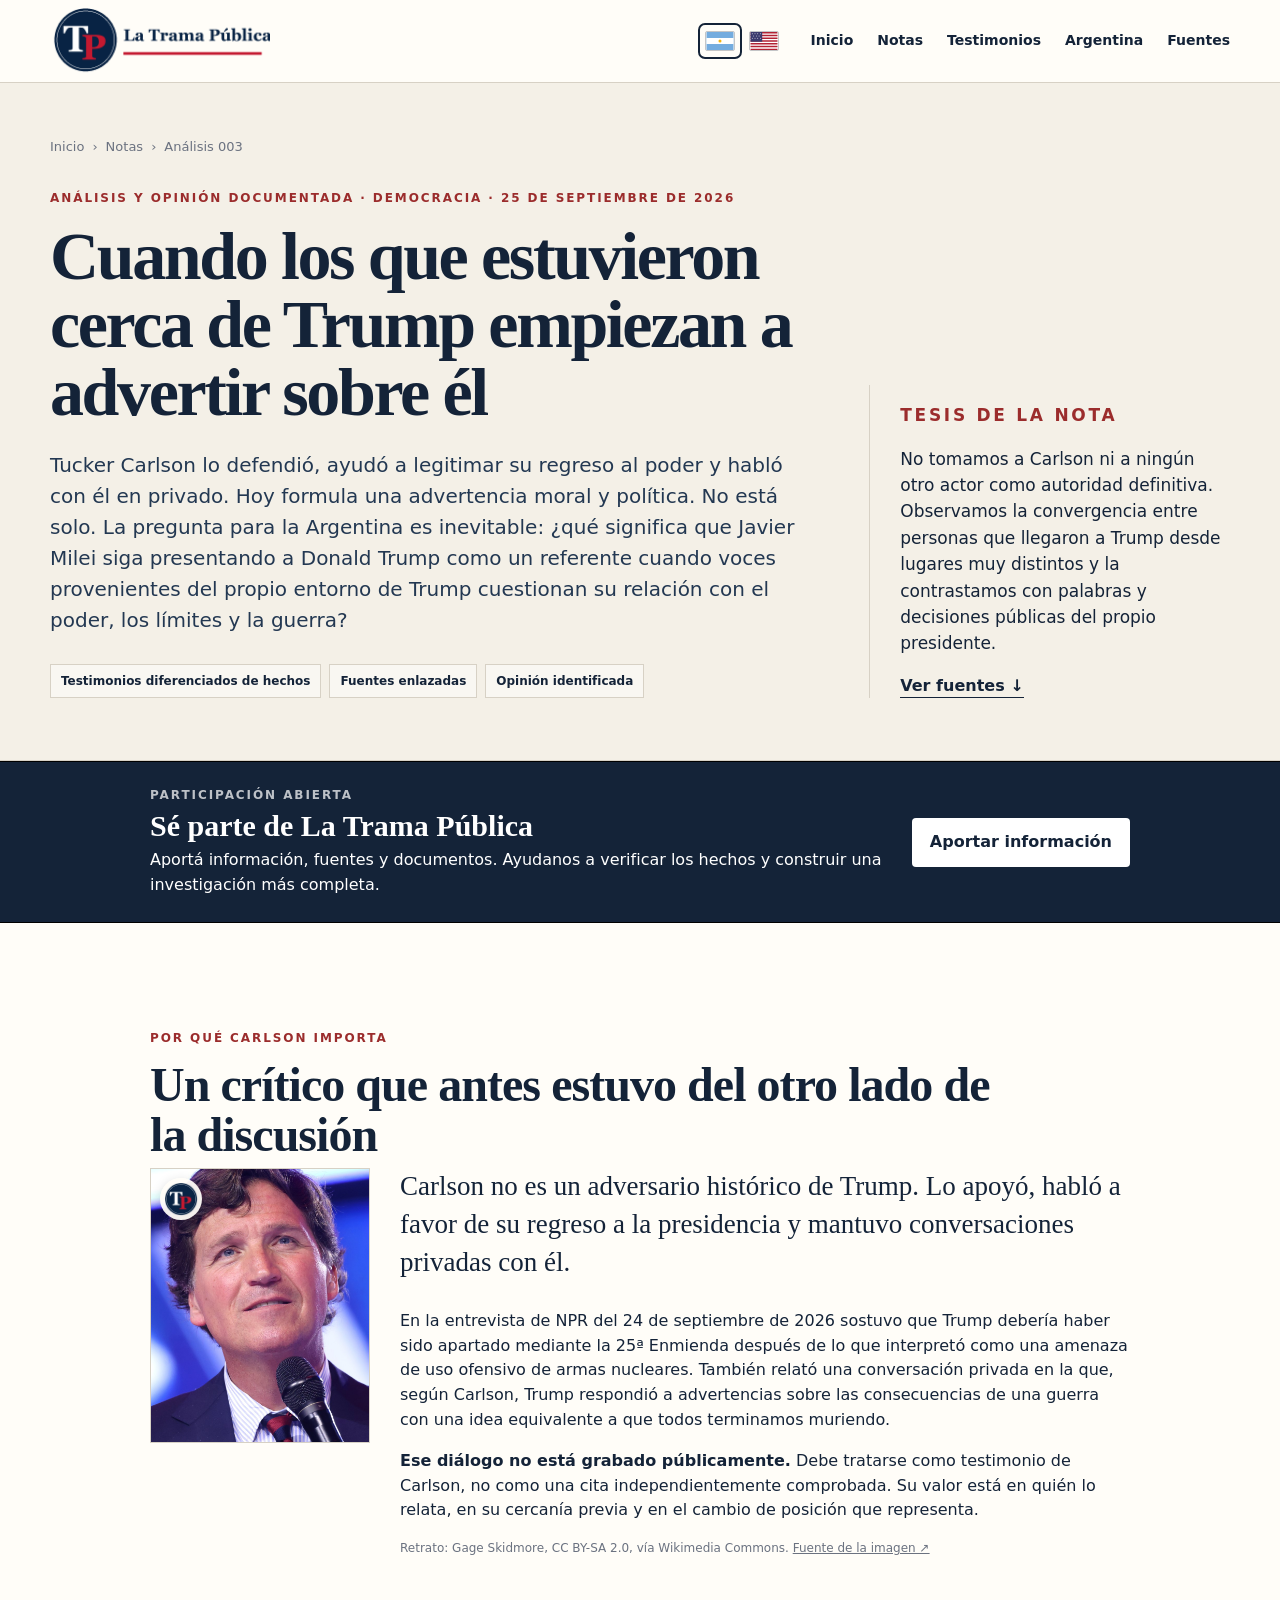
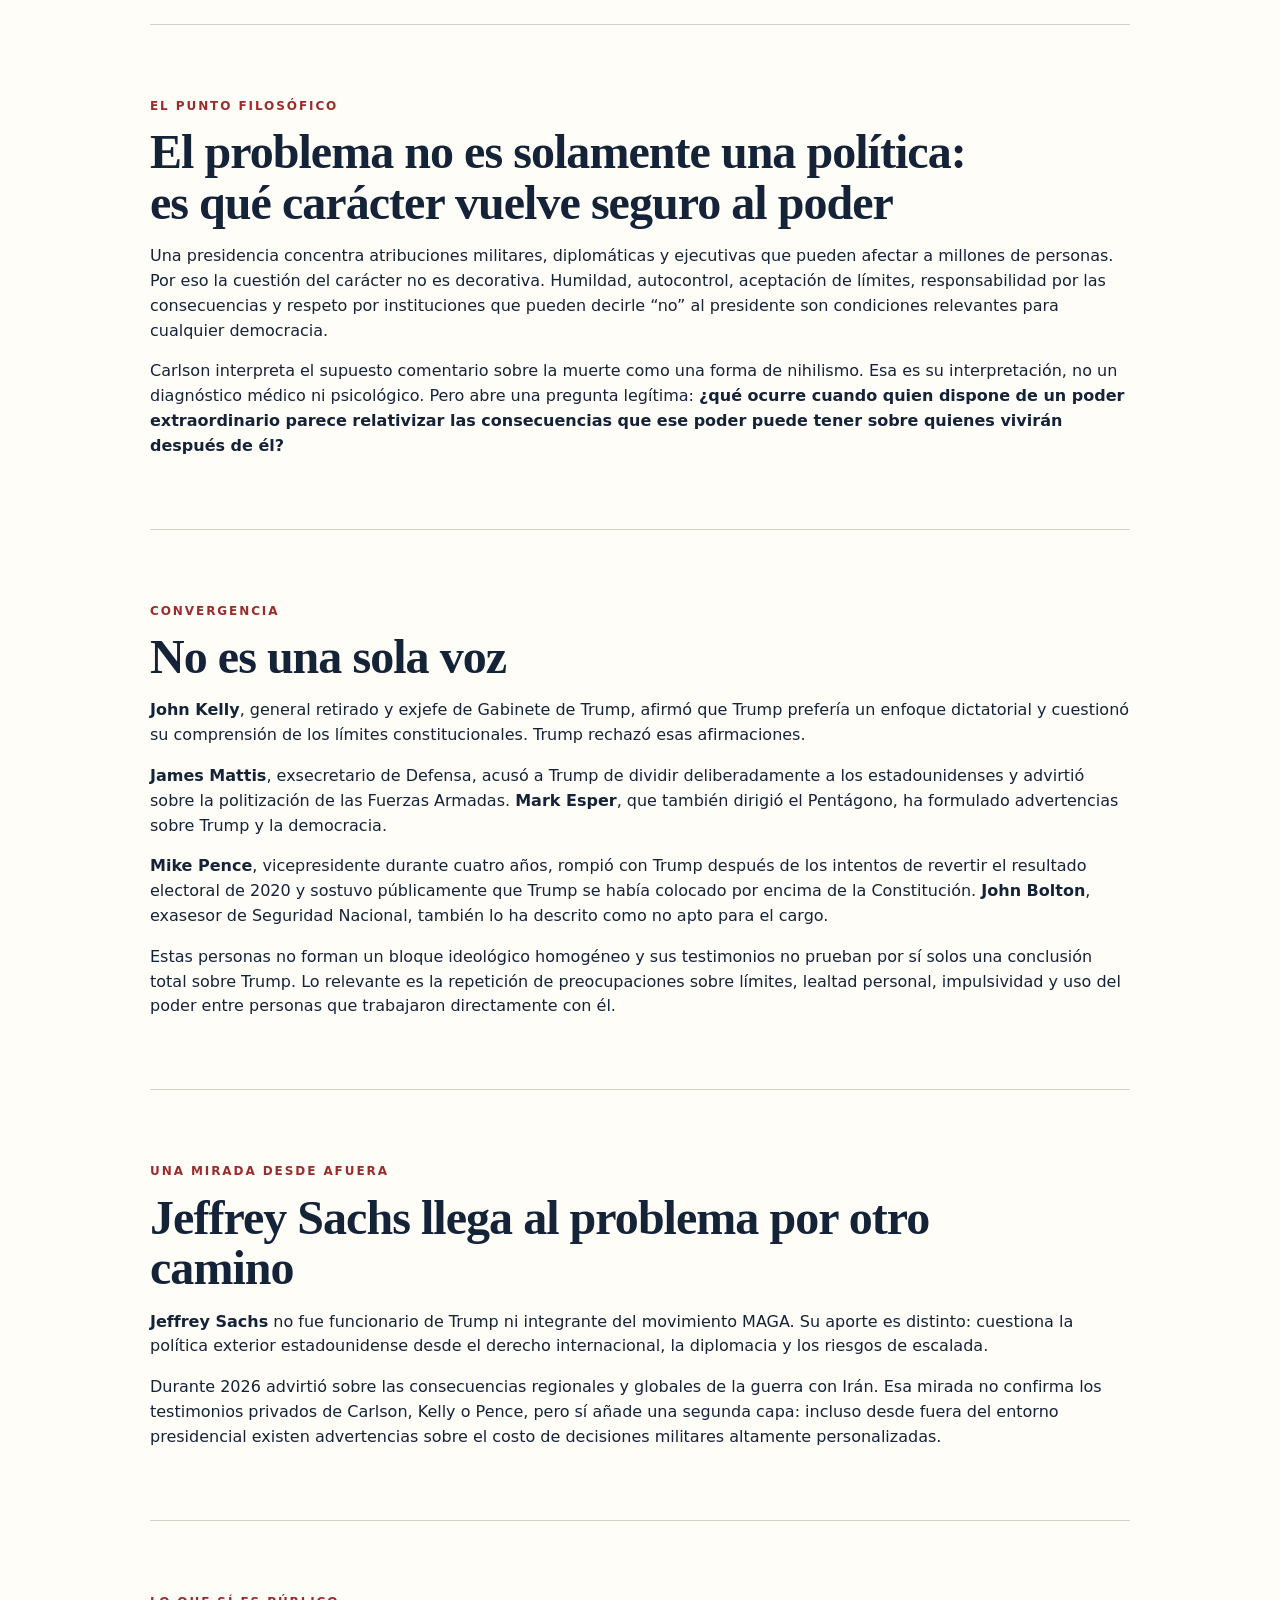
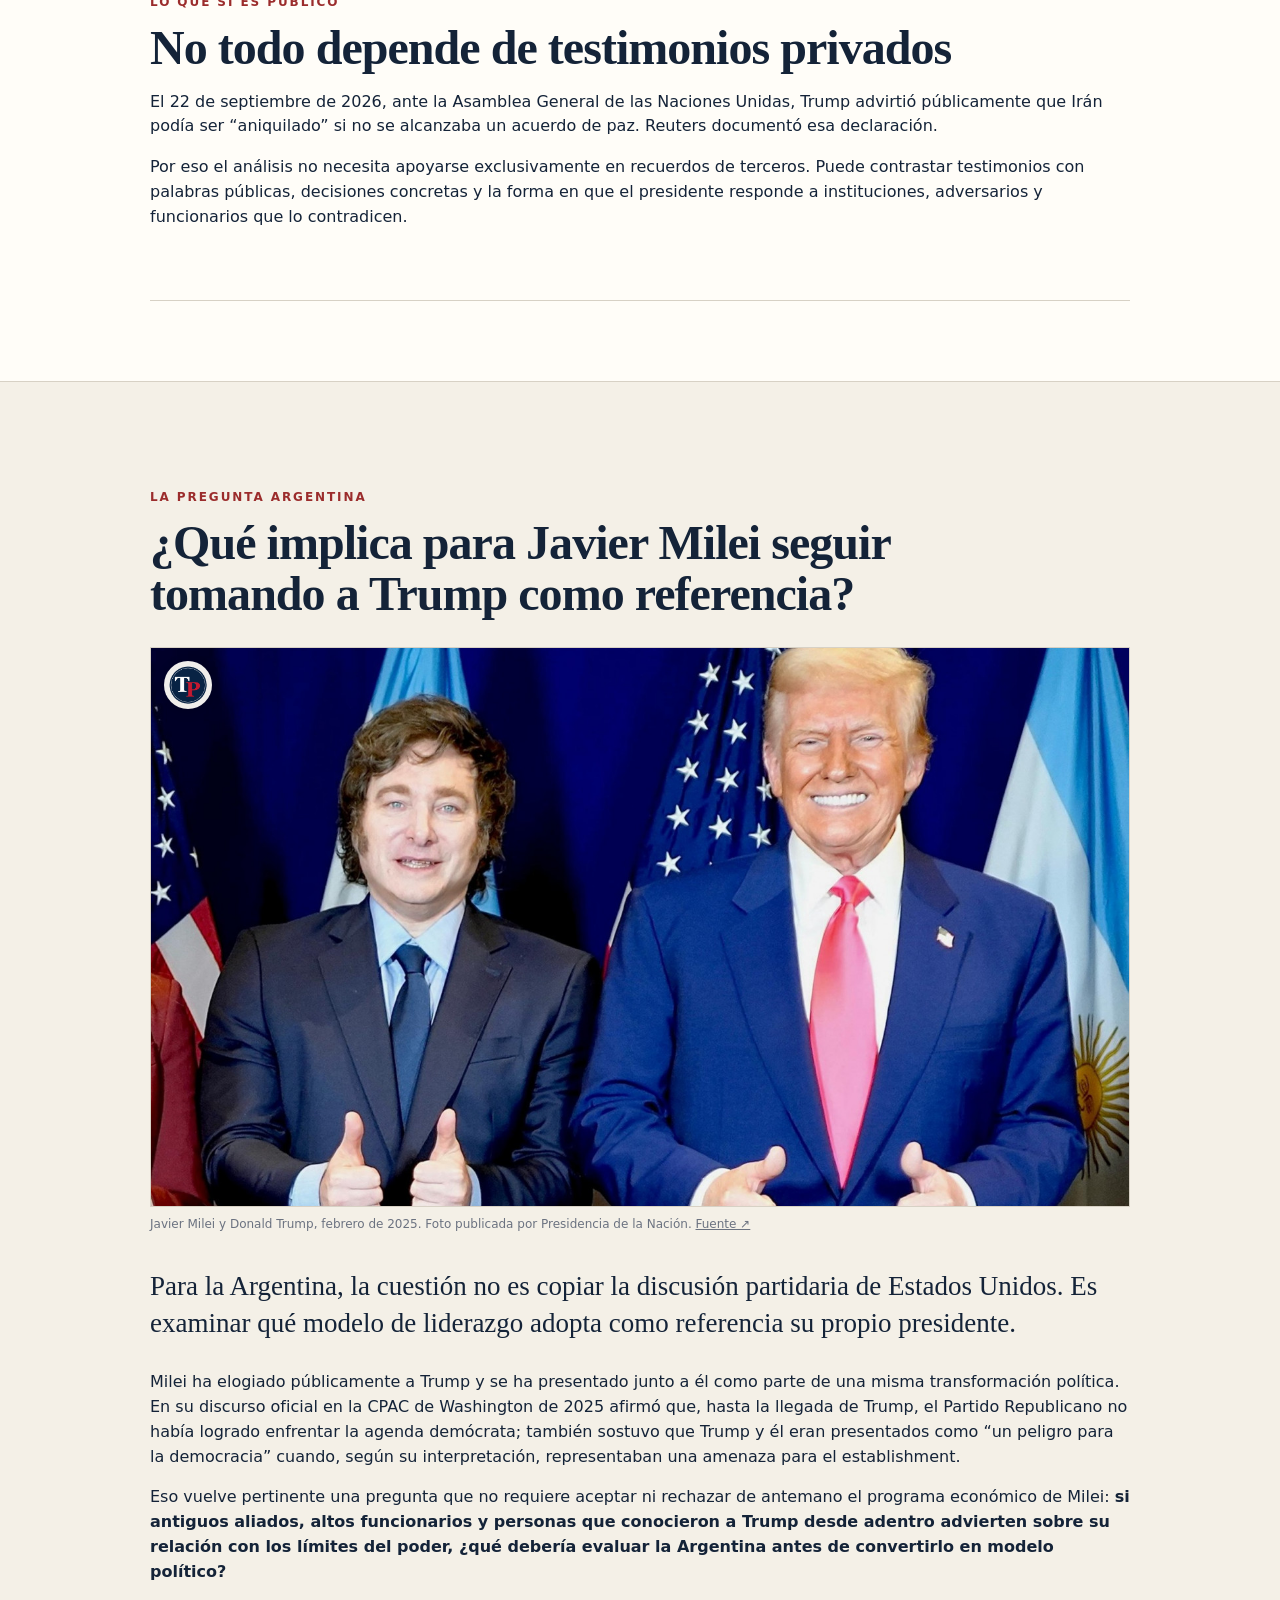
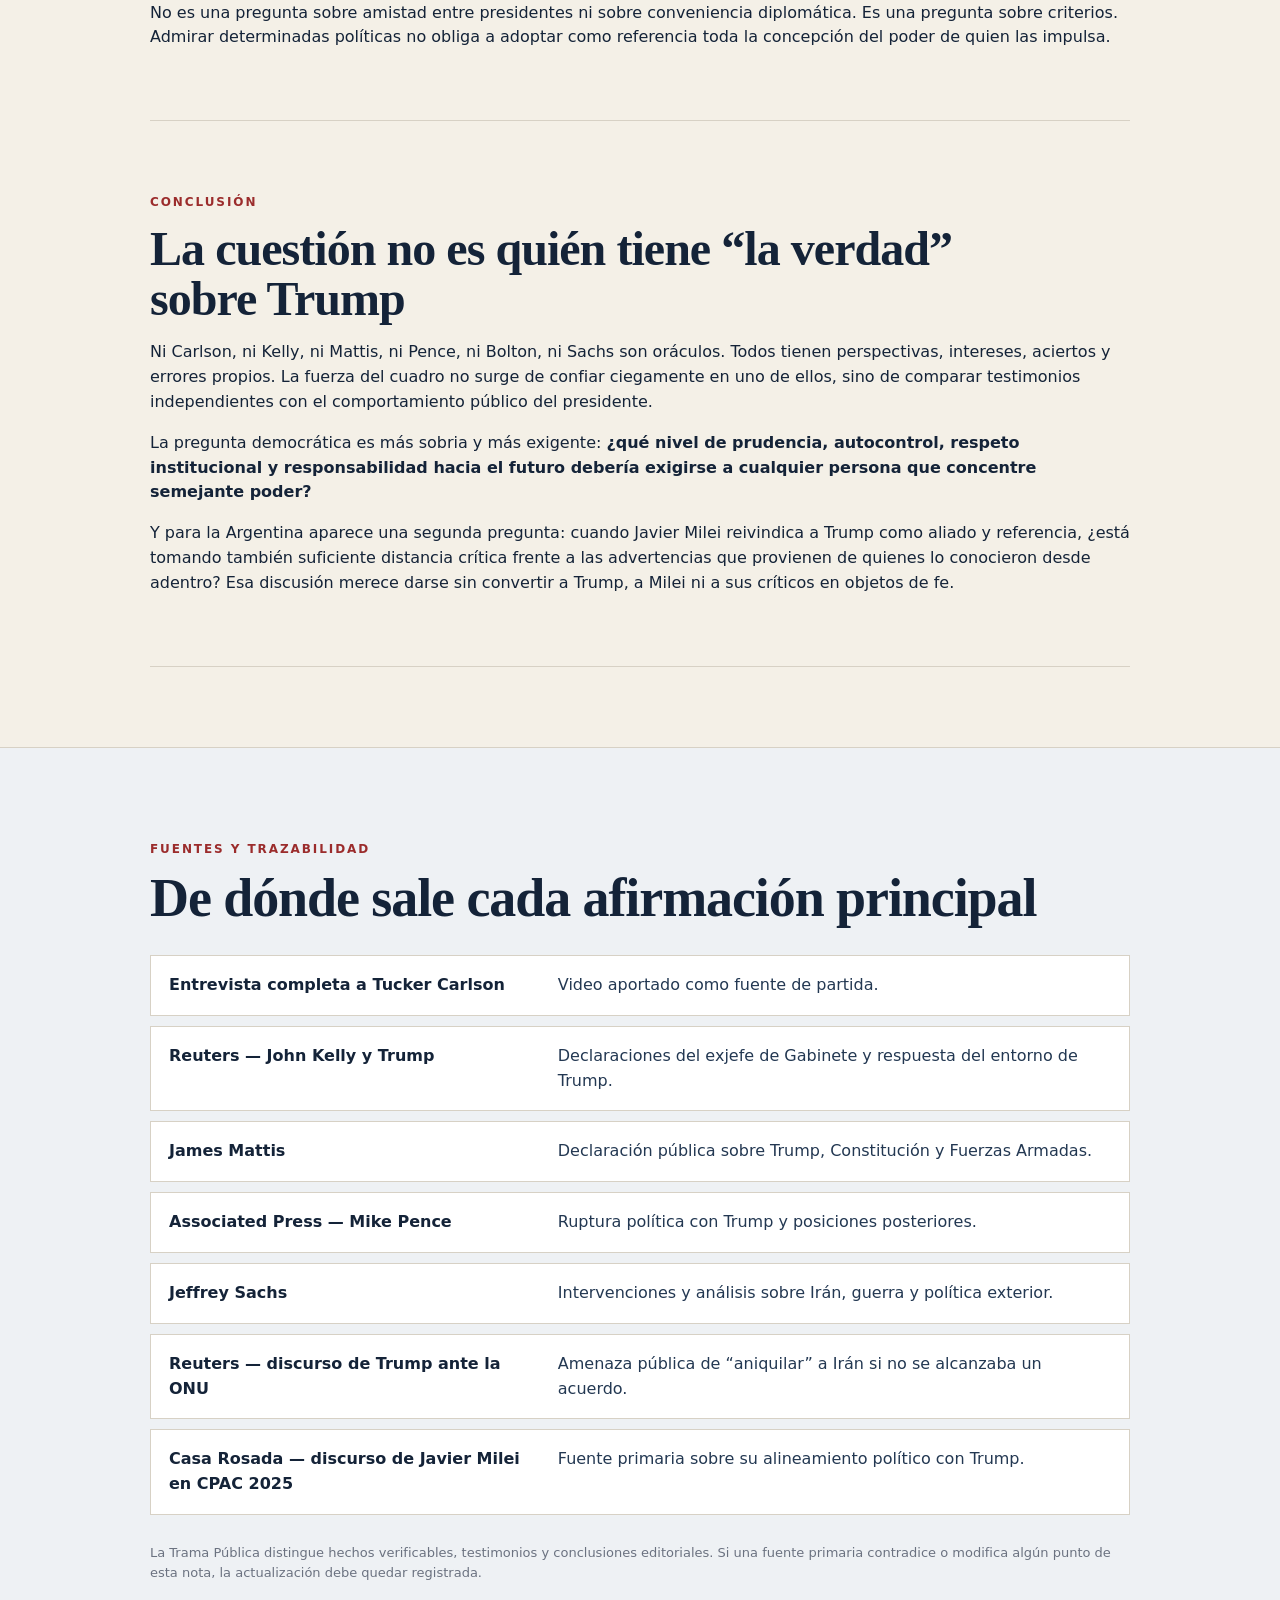
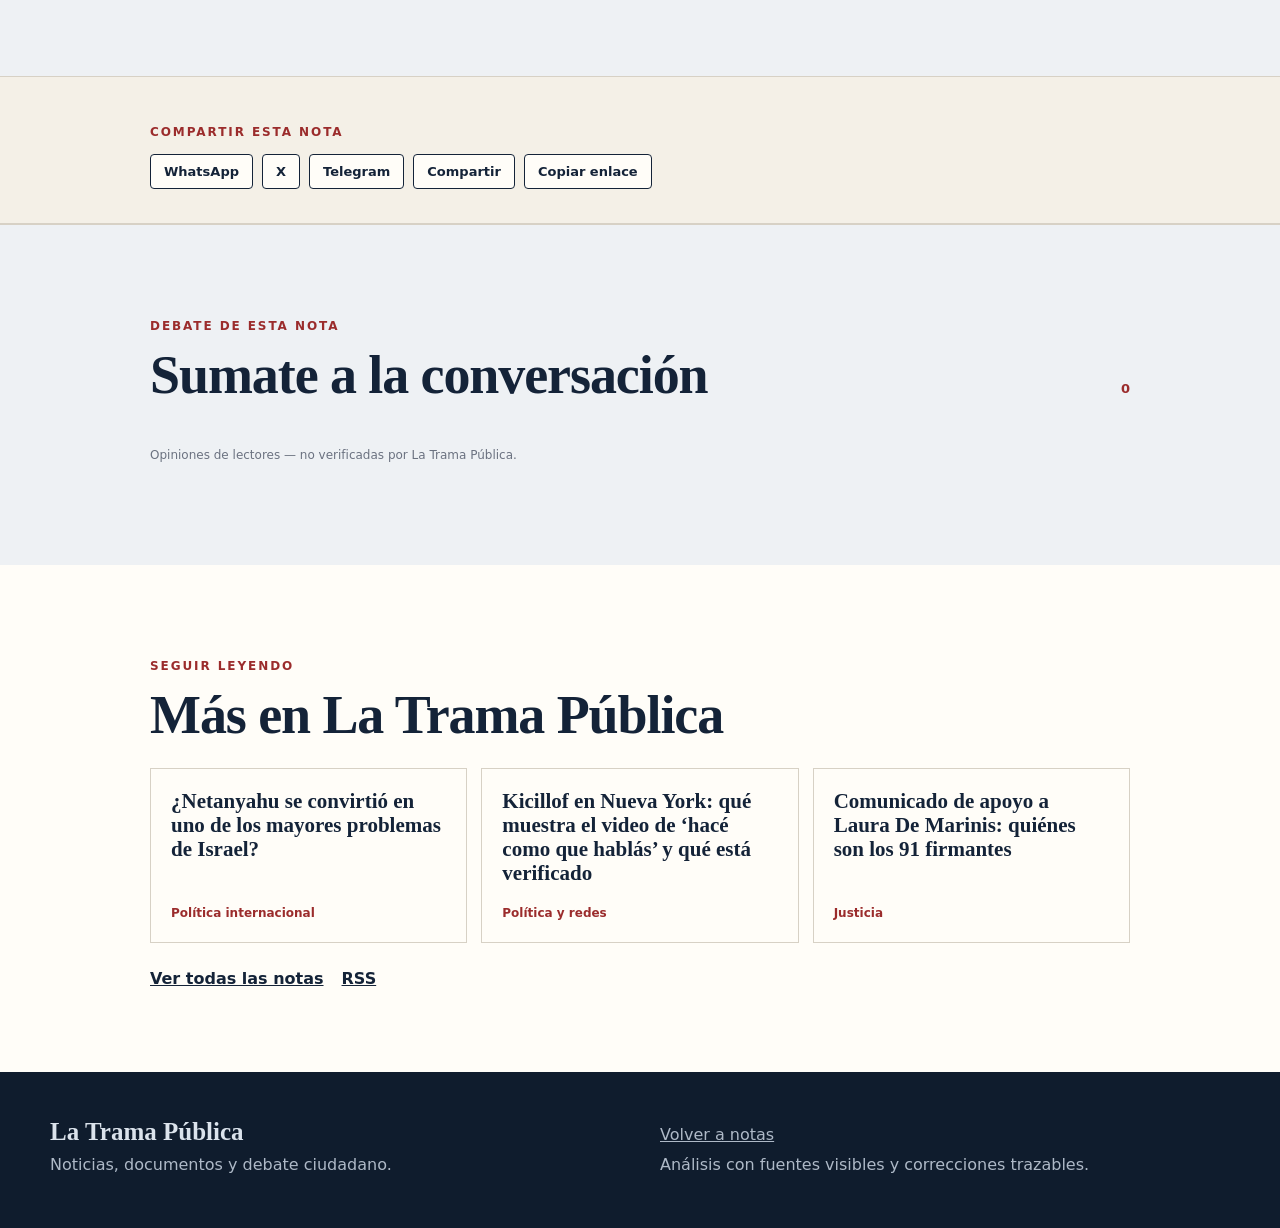
<file: notas/trump-carlson-democracia-milei/index.html>
<!doctype html>
<html lang="es-AR" data-base="../../" data-en-href="../../en/notas/trump-carlson-democracia-milei/" data-article-key="trump-carlson-democracia-milei">
<head>
<meta charset="utf-8"><meta name="viewport" content="width=device-width,initial-scale=1">
<meta name="description" content="Tucker Carlson, exfuncionarios de Trump y Jeffrey Sachs convergen en advertencias sobre poder, carácter, guerra y democracia. ¿Qué pregunta abre esto para Javier Milei y la Argentina?">
<title>Trump, sus antiguos aliados y la pregunta que Milei no debería ignorar — La Trama Pública</title>
<link rel="canonical" href="https://floydskd-netizen.github.io/la-trama-publica/notas/trump-carlson-democracia-milei/">
<meta property="og:type" content="article"><meta property="og:title" content="Cuando los que estuvieron cerca de Trump empiezan a advertir sobre él"><meta property="og:description" content="Carlson, Kelly, Mattis, Pence, Bolton y Sachs llegan desde lugares distintos a una misma pregunta sobre poder, límites y consecuencias."><meta property="og:url" content="https://floydskd-netizen.github.io/la-trama-publica/notas/trump-carlson-democracia-milei/"><meta property="og:image" content="https://floydskd-netizen.github.io/la-trama-publica/assets/social/trump-carlson-democracia-milei.png"><meta property="og:image:alt" content="La Trama Pública: Trump, Carlson, democracia y la posición de Javier Milei">
<meta name="twitter:card" content="summary_large_image"><meta name="twitter:title" content="Cuando los que estuvieron cerca de Trump empiezan a advertir sobre él"><meta name="twitter:description" content="Una lectura documentada sobre carácter, poder, guerra, democracia y la pregunta argentina que abre el alineamiento de Javier Milei."><meta name="twitter:image" content="https://floydskd-netizen.github.io/la-trama-publica/assets/social/trump-carlson-democracia-milei.png"><meta name="twitter:image:alt" content="La Trama Pública: Trump, Carlson, democracia y la posición de Javier Milei">
  <meta name="author" content="La Trama Pública">
  <meta property="og:locale" content="es_AR">
  <meta property="article:published_time" content="2026-09-25">
  <script type="application/ld+json">
{
  "@context": "https://schema.org",
  "@type": "Article",
  "headline": "Cuando los que estuvieron cerca de Trump empiezan a advertir sobre él",
  "description": "Carlson, Kelly, Mattis, Pence, Bolton y Sachs llegan desde lugares distintos a una misma pregunta sobre poder, límites y consecuencias.",
  "image": [
    "https://floydskd-netizen.github.io/la-trama-publica/assets/social/trump-carlson-democracia-milei.png"
  ],
  "datePublished": "2026-09-25",
  "inLanguage": "es-AR",
  "mainEntityOfPage": {
    "@type": "WebPage",
    "@id": "https://floydskd-netizen.github.io/la-trama-publica/notas/trump-carlson-democracia-milei/"
  },
  "author": {
    "@type": "Organization",
    "name": "La Trama Pública",
    "url": "https://floydskd-netizen.github.io/la-trama-publica/"
  },
  "publisher": {
    "@type": "Organization",
    "name": "La Trama Pública",
    "logo": {
      "@type": "ImageObject",
      "url": "https://floydskd-netizen.github.io/la-trama-publica/assets/branding/tp-mark.png"
    }
  }
}
  </script>
<link rel="stylesheet" href="../../styles.css?v=20260925-participa1">
<link rel="icon" type="image/png" href="../../assets/branding/tp-mark.png">
<link rel="alternate" type="application/rss+xml" title="La Trama Pública" href="https://floydskd-netizen.github.io/la-trama-publica/rss.xml">
<link rel="alternate" hreflang="es-AR" href="https://floydskd-netizen.github.io/la-trama-publica/notas/trump-carlson-democracia-milei/">
<link rel="alternate" hreflang="en-US" href="https://floydskd-netizen.github.io/la-trama-publica/en/notas/trump-carlson-democracia-milei/">
<link rel="alternate" hreflang="x-default" href="https://floydskd-netizen.github.io/la-trama-publica/notas/trump-carlson-democracia-milei/">
</head>
<body><a class="skip" href="#contenido">Saltar al contenido</a>
<header class="site-header"><div class="masthead wrap"><a class="brand" href="../../"><img class="brand-logo" src="../../assets/branding/la-trama-publica-logo.png" alt="La Trama Pública"></a><button class="nav-toggle" aria-label="Abrir menú" aria-expanded="false">Menú</button><nav class="main-nav"><a href="../../">Inicio</a><a href="../">Notas</a><a href="#testimonios">Testimonios</a><a href="#milei">Argentina</a><a href="#fuentes">Fuentes</a></nav></div></header>
<main id="contenido">
<section class="article-hero"><div class="wrap note-layout"><article><nav class="breadcrumb"><a href="../../">Inicio</a><span>›</span><a href="../">Notas</a><span>›</span><span>Análisis 003</span></nav><p class="eyebrow">Análisis y opinión documentada · Democracia · 25 de septiembre de 2026</p><h1>Cuando los que estuvieron cerca de Trump empiezan a advertir sobre él</h1><p class="lead">Tucker Carlson lo defendió, ayudó a legitimar su regreso al poder y habló con él en privado. Hoy formula una advertencia moral y política. No está solo. La pregunta para la Argentina es inevitable: ¿qué significa que Javier Milei siga presentando a Donald Trump como un referente cuando voces provenientes del propio entorno de Trump cuestionan su relación con el poder, los límites y la guerra?</p><div class="article-meta"><span>Testimonios diferenciados de hechos</span><span>Fuentes enlazadas</span><span>Opinión identificada</span></div></article><aside class="article-aside"><p class="kicker">Tesis de la nota</p><p>No tomamos a Carlson ni a ningún otro actor como autoridad definitiva. Observamos la convergencia entre personas que llegaron a Trump desde lugares muy distintos y la contrastamos con palabras y decisiones públicas del propio presidente.</p><a class="text-link" href="#fuentes">Ver fuentes ↓</a></aside></div></section>
<section class="section article-body" id="testimonios"><div class="wrap narrow">
<article class="article-block"><p class="eyebrow">Por qué Carlson importa</p><h2>Un crítico que antes estuvo del otro lado de la discusión</h2><div class="person-callout"><img src="../../assets/people/tucker-carlson.jpg" alt="Tucker Carlson durante AmericaFest 2025"><div><p class="big-copy">Carlson no es un adversario histórico de Trump. Lo apoyó, habló a favor de su regreso a la presidencia y mantuvo conversaciones privadas con él.</p><p>En la entrevista de NPR del 24 de septiembre de 2026 sostuvo que Trump debería haber sido apartado mediante la 25ª Enmienda después de lo que interpretó como una amenaza de uso ofensivo de armas nucleares. También relató una conversación privada en la que, según Carlson, Trump respondió a advertencias sobre las consecuencias de una guerra con una idea equivalente a que todos terminamos muriendo.</p><p><strong>Ese diálogo no está grabado públicamente.</strong> Debe tratarse como testimonio de Carlson, no como una cita independientemente comprobada. Su valor está en quién lo relata, en su cercanía previa y en el cambio de posición que representa.</p><p class="photo-credit">Retrato: Gage Skidmore, CC BY-SA 2.0, vía Wikimedia Commons. <a href="https://commons.wikimedia.org/wiki/File:Tucker_Carlson_2025_(cropped).jpg" target="_blank" rel="noopener noreferrer">Fuente de la imagen ↗</a></p></div></div></article>
<article class="article-block"><p class="eyebrow">El punto filosófico</p><h2>El problema no es solamente una política: es qué carácter vuelve seguro al poder</h2><p>Una presidencia concentra atribuciones militares, diplomáticas y ejecutivas que pueden afectar a millones de personas. Por eso la cuestión del carácter no es decorativa. Humildad, autocontrol, aceptación de límites, responsabilidad por las consecuencias y respeto por instituciones que pueden decirle “no” al presidente son condiciones relevantes para cualquier democracia.</p><p>Carlson interpreta el supuesto comentario sobre la muerte como una forma de nihilismo. Esa es su interpretación, no un diagnóstico médico ni psicológico. Pero abre una pregunta legítima: <strong>¿qué ocurre cuando quien dispone de un poder extraordinario parece relativizar las consecuencias que ese poder puede tener sobre quienes vivirán después de él?</strong></p></article>
<article class="article-block"><p class="eyebrow">Convergencia</p><h2>No es una sola voz</h2><p><strong>John Kelly</strong>, general retirado y exjefe de Gabinete de Trump, afirmó que Trump prefería un enfoque dictatorial y cuestionó su comprensión de los límites constitucionales. Trump rechazó esas afirmaciones.</p><p><strong>James Mattis</strong>, exsecretario de Defensa, acusó a Trump de dividir deliberadamente a los estadounidenses y advirtió sobre la politización de las Fuerzas Armadas. <strong>Mark Esper</strong>, que también dirigió el Pentágono, ha formulado advertencias sobre Trump y la democracia.</p><p><strong>Mike Pence</strong>, vicepresidente durante cuatro años, rompió con Trump después de los intentos de revertir el resultado electoral de 2020 y sostuvo públicamente que Trump se había colocado por encima de la Constitución. <strong>John Bolton</strong>, exasesor de Seguridad Nacional, también lo ha descrito como no apto para el cargo.</p><p>Estas personas no forman un bloque ideológico homogéneo y sus testimonios no prueban por sí solos una conclusión total sobre Trump. Lo relevante es la repetición de preocupaciones sobre límites, lealtad personal, impulsividad y uso del poder entre personas que trabajaron directamente con él.</p></article>
<article class="article-block"><p class="eyebrow">Una mirada desde afuera</p><h2>Jeffrey Sachs llega al problema por otro camino</h2><p><strong>Jeffrey Sachs</strong> no fue funcionario de Trump ni integrante del movimiento MAGA. Su aporte es distinto: cuestiona la política exterior estadounidense desde el derecho internacional, la diplomacia y los riesgos de escalada.</p><p>Durante 2026 advirtió sobre las consecuencias regionales y globales de la guerra con Irán. Esa mirada no confirma los testimonios privados de Carlson, Kelly o Pence, pero sí añade una segunda capa: incluso desde fuera del entorno presidencial existen advertencias sobre el costo de decisiones militares altamente personalizadas.</p></article>
<article class="article-block"><p class="eyebrow">Lo que sí es público</p><h2>No todo depende de testimonios privados</h2><p>El 22 de septiembre de 2026, ante la Asamblea General de las Naciones Unidas, Trump advirtió públicamente que Irán podía ser “aniquilado” si no se alcanzaba un acuerdo de paz. Reuters documentó esa declaración.</p><p>Por eso el análisis no necesita apoyarse exclusivamente en recuerdos de terceros. Puede contrastar testimonios con palabras públicas, decisiones concretas y la forma en que el presidente responde a instituciones, adversarios y funcionarios que lo contradicen.</p></article>
</div></section>
<section class="section milei-section" id="milei"><div class="wrap narrow"><article class="article-block"><p class="eyebrow">La pregunta argentina</p><h2>¿Qué implica para Javier Milei seguir tomando a Trump como referencia?</h2><figure class="article-figure branded-photo"><img src="../../assets/people/milei-trump.jpg" alt="Javier Milei y Donald Trump durante un encuentro en la CPAC de Washington en febrero de 2025"><figcaption>Javier Milei y Donald Trump, febrero de 2025. Foto publicada por Presidencia de la Nación. <a href="https://www.argentina.gob.ar/noticias/el-presidente-milei-se-reunio-con-su-par-de-los-estados-unidos-donald-trump" target="_blank" rel="noopener noreferrer">Fuente ↗</a></figcaption></figure><p class="big-copy">Para la Argentina, la cuestión no es copiar la discusión partidaria de Estados Unidos. Es examinar qué modelo de liderazgo adopta como referencia su propio presidente.</p><p>Milei ha elogiado públicamente a Trump y se ha presentado junto a él como parte de una misma transformación política. En su discurso oficial en la CPAC de Washington de 2025 afirmó que, hasta la llegada de Trump, el Partido Republicano no había logrado enfrentar la agenda demócrata; también sostuvo que Trump y él eran presentados como “un peligro para la democracia” cuando, según su interpretación, representaban una amenaza para el establishment.</p><p>Eso vuelve pertinente una pregunta que no requiere aceptar ni rechazar de antemano el programa económico de Milei: <strong>si antiguos aliados, altos funcionarios y personas que conocieron a Trump desde adentro advierten sobre su relación con los límites del poder, ¿qué debería evaluar la Argentina antes de convertirlo en modelo político?</strong></p><p>No es una pregunta sobre amistad entre presidentes ni sobre conveniencia diplomática. Es una pregunta sobre criterios. Admirar determinadas políticas no obliga a adoptar como referencia toda la concepción del poder de quien las impulsa.</p></article>
<article class="article-block"><p class="eyebrow">Conclusión</p><h2>La cuestión no es quién tiene “la verdad” sobre Trump</h2><p>Ni Carlson, ni Kelly, ni Mattis, ni Pence, ni Bolton, ni Sachs son oráculos. Todos tienen perspectivas, intereses, aciertos y errores propios. La fuerza del cuadro no surge de confiar ciegamente en uno de ellos, sino de comparar testimonios independientes con el comportamiento público del presidente.</p><p>La pregunta democrática es más sobria y más exigente: <strong>¿qué nivel de prudencia, autocontrol, respeto institucional y responsabilidad hacia el futuro debería exigirse a cualquier persona que concentre semejante poder?</strong></p><p>Y para la Argentina aparece una segunda pregunta: cuando Javier Milei reivindica a Trump como aliado y referencia, ¿está tomando también suficiente distancia crítica frente a las advertencias que provienen de quienes lo conocieron desde adentro? Esa discusión merece darse sin convertir a Trump, a Milei ni a sus críticos en objetos de fe.</p></article></div></section>
<section class="section sources-section" id="fuentes"><div class="wrap narrow"><p class="eyebrow">Fuentes y trazabilidad</p><h2>De dónde sale cada afirmación principal</h2><div class="source-list">
<a href="https://youtu.be/pHhJM3Fg9jw" target="_blank" rel="noopener noreferrer"><strong>Entrevista completa a Tucker Carlson</strong><span>Video aportado como fuente de partida.</span></a>
<a href="https://www.reuters.com/world/us/trump-prefers-dictator-approach-former-chief-staff-says-2024-10-23/" target="_blank" rel="noopener noreferrer"><strong>Reuters — John Kelly y Trump</strong><span>Declaraciones del exjefe de Gabinete y respuesta del entorno de Trump.</span></a>
<a href="https://www.theatlantic.com/politics/archive/2020/06/james-mattis-denounces-trump-protests-militarization/612640/" target="_blank" rel="noopener noreferrer"><strong>James Mattis</strong><span>Declaración pública sobre Trump, Constitución y Fuerzas Armadas.</span></a>
<a href="https://apnews.com/article/a6da8b0d9948246231b1f9d609fc213a" target="_blank" rel="noopener noreferrer"><strong>Associated Press — Mike Pence</strong><span>Ruptura política con Trump y posiciones posteriores.</span></a>
<a href="https://www.jeffsachs.org/interviewsandmedia" target="_blank" rel="noopener noreferrer"><strong>Jeffrey Sachs</strong><span>Intervenciones y análisis sobre Irán, guerra y política exterior.</span></a>
<a href="https://www.reuters.com/world/americas/trump-set-whirlwind-un-meetings-with-wars-iran-ukraine-agenda-2026-09-22/" target="_blank" rel="noopener noreferrer"><strong>Reuters — discurso de Trump ante la ONU</strong><span>Amenaza pública de “aniquilar” a Irán si no se alcanzaba un acuerdo.</span></a>
<a href="https://www.casarosada.gob.ar/slider-principal/50868-discurso-del-presidente-javier-milei-en-el-cpac-de-washington-d-c-2025" target="_blank" rel="noopener noreferrer"><strong>Casa Rosada — discurso de Javier Milei en CPAC 2025</strong><span>Fuente primaria sobre su alineamiento político con Trump.</span></a>
</div><p class="source-note">La Trama Pública distingue hechos verificables, testimonios y conclusiones editoriales. Si una fuente primaria contradice o modifica algún punto de esta nota, la actualización debe quedar registrada.</p></div></section>
</main><footer><div class="wrap footer-grid"><div><strong>La Trama Pública</strong><p>Noticias, documentos y debate ciudadano.</p></div><div><p><a href="../">Volver a notas</a></p><p>Análisis con fuentes visibles y correcciones trazables.</p></div></div></footer><script src="../../app.js"></script><script src="../../discussion-config.js"></script><script type="module" src="../../discussion.js?v=20260925-participa2"></script></body></html>
</file>
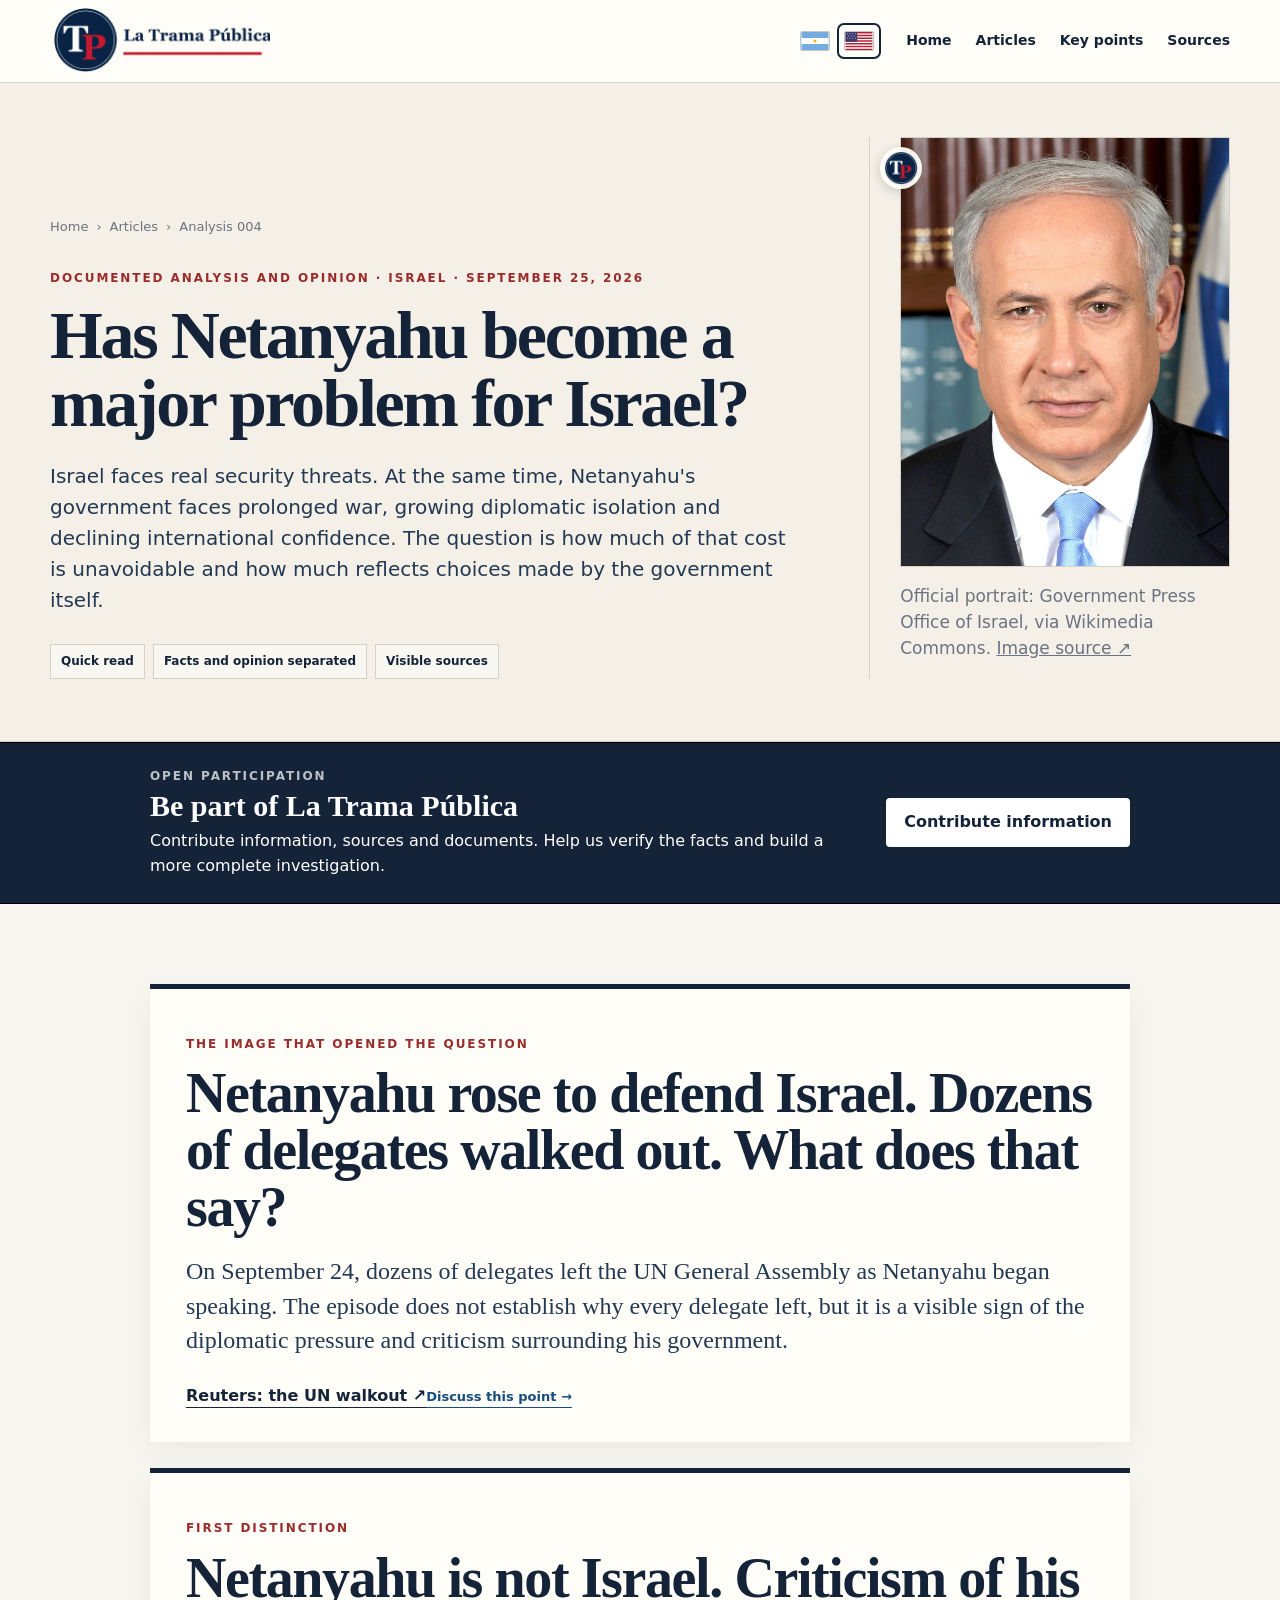
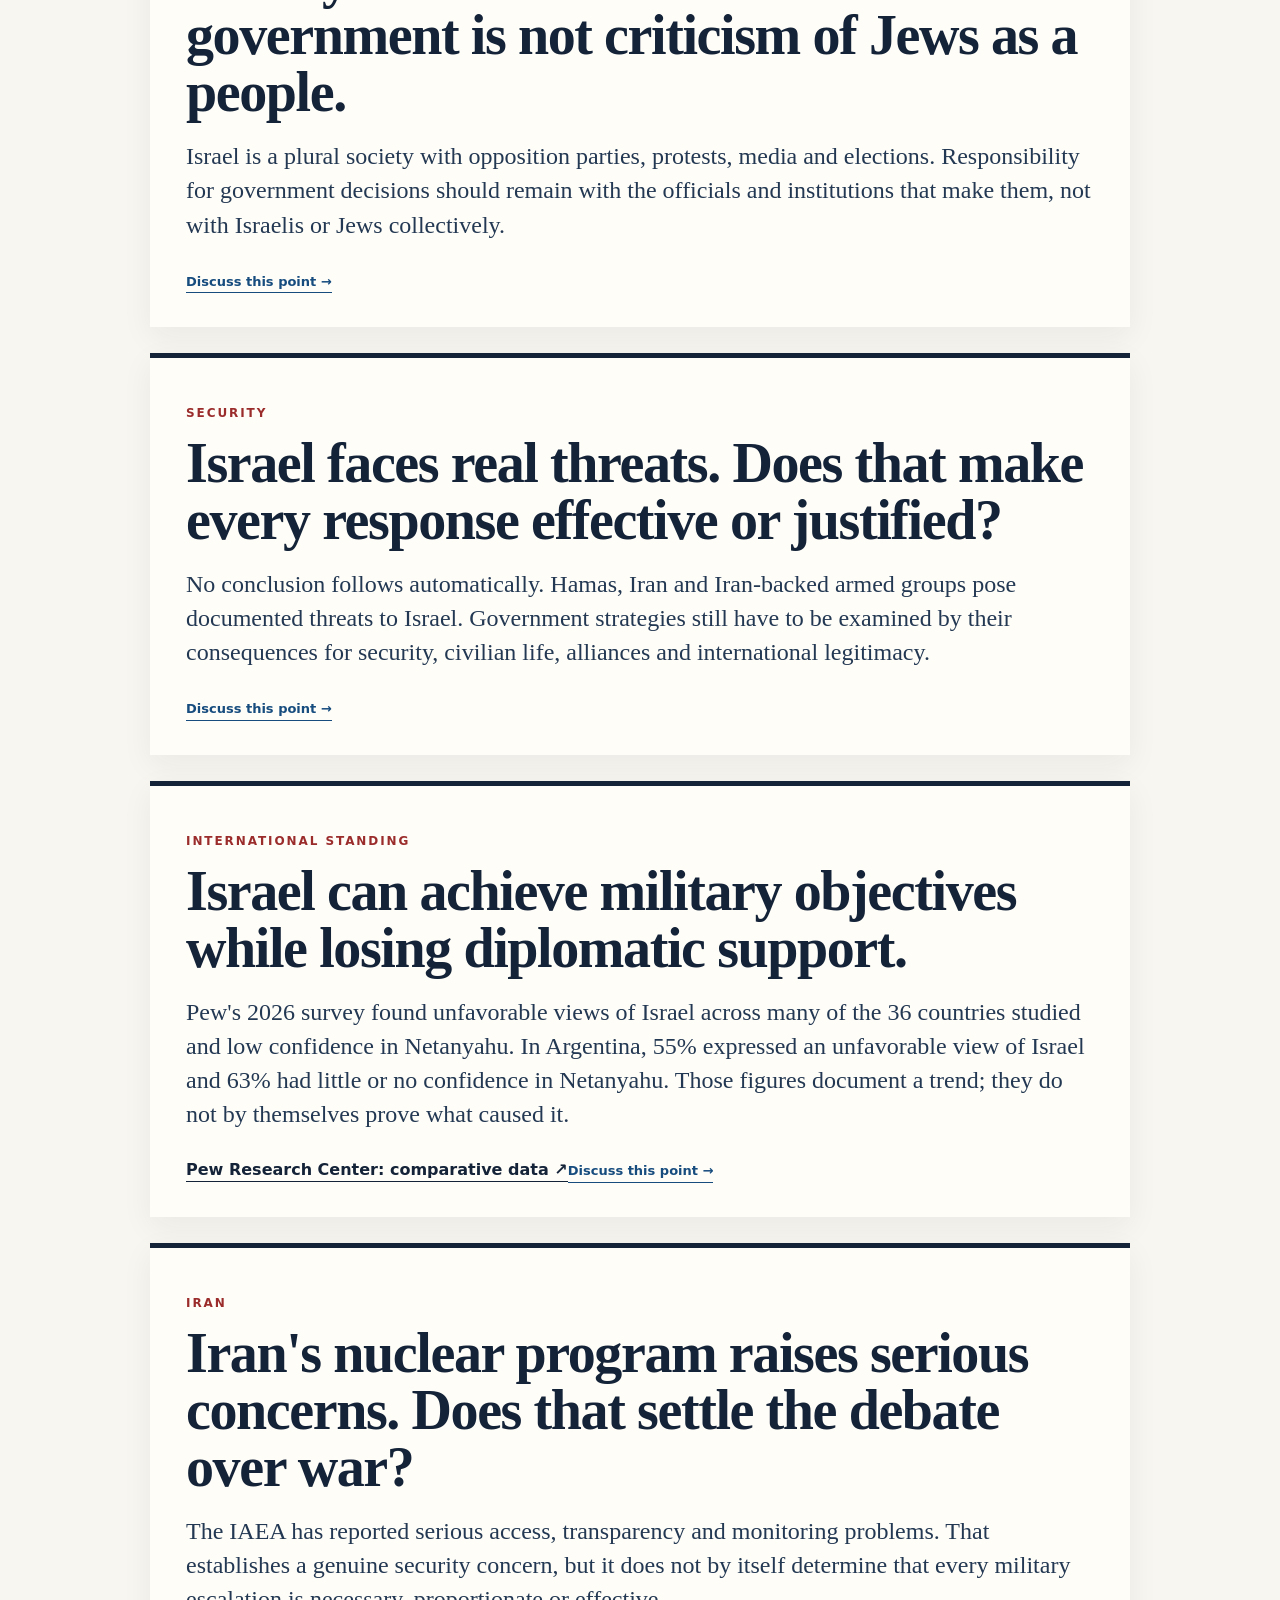
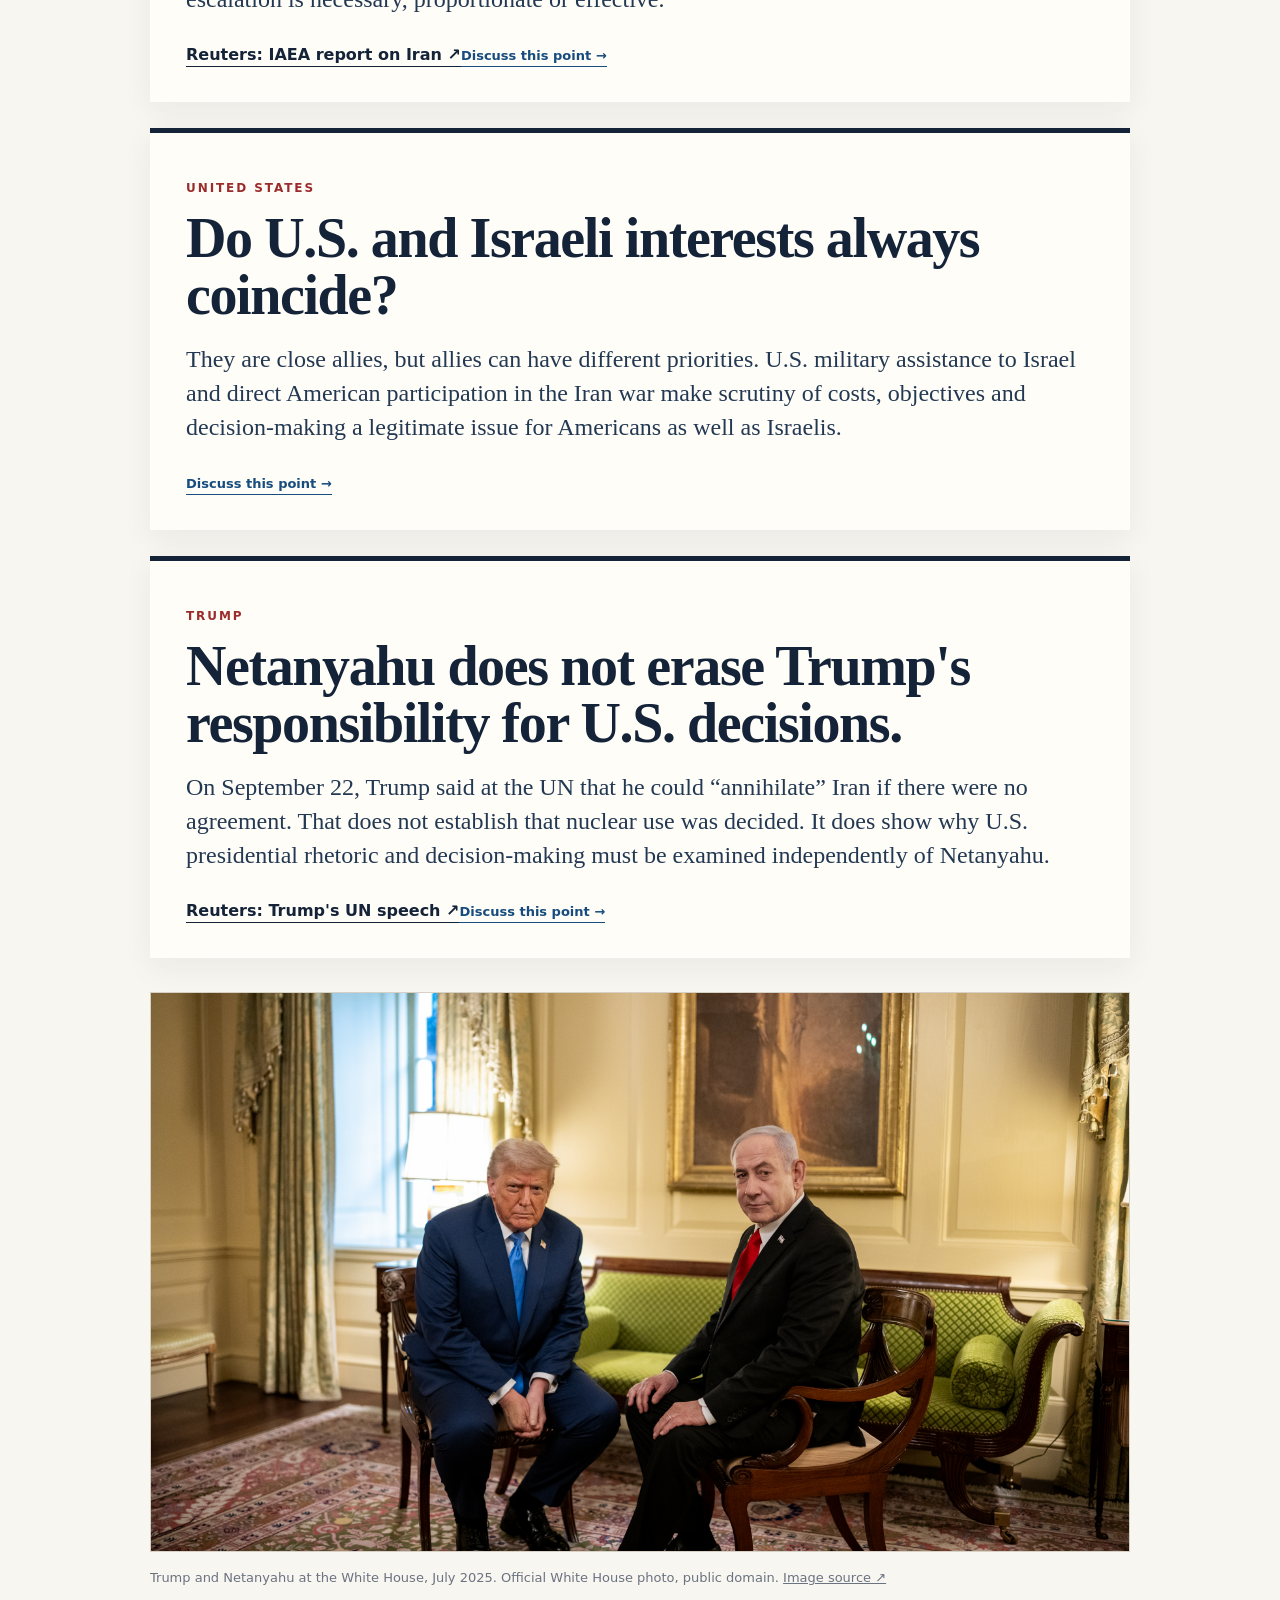
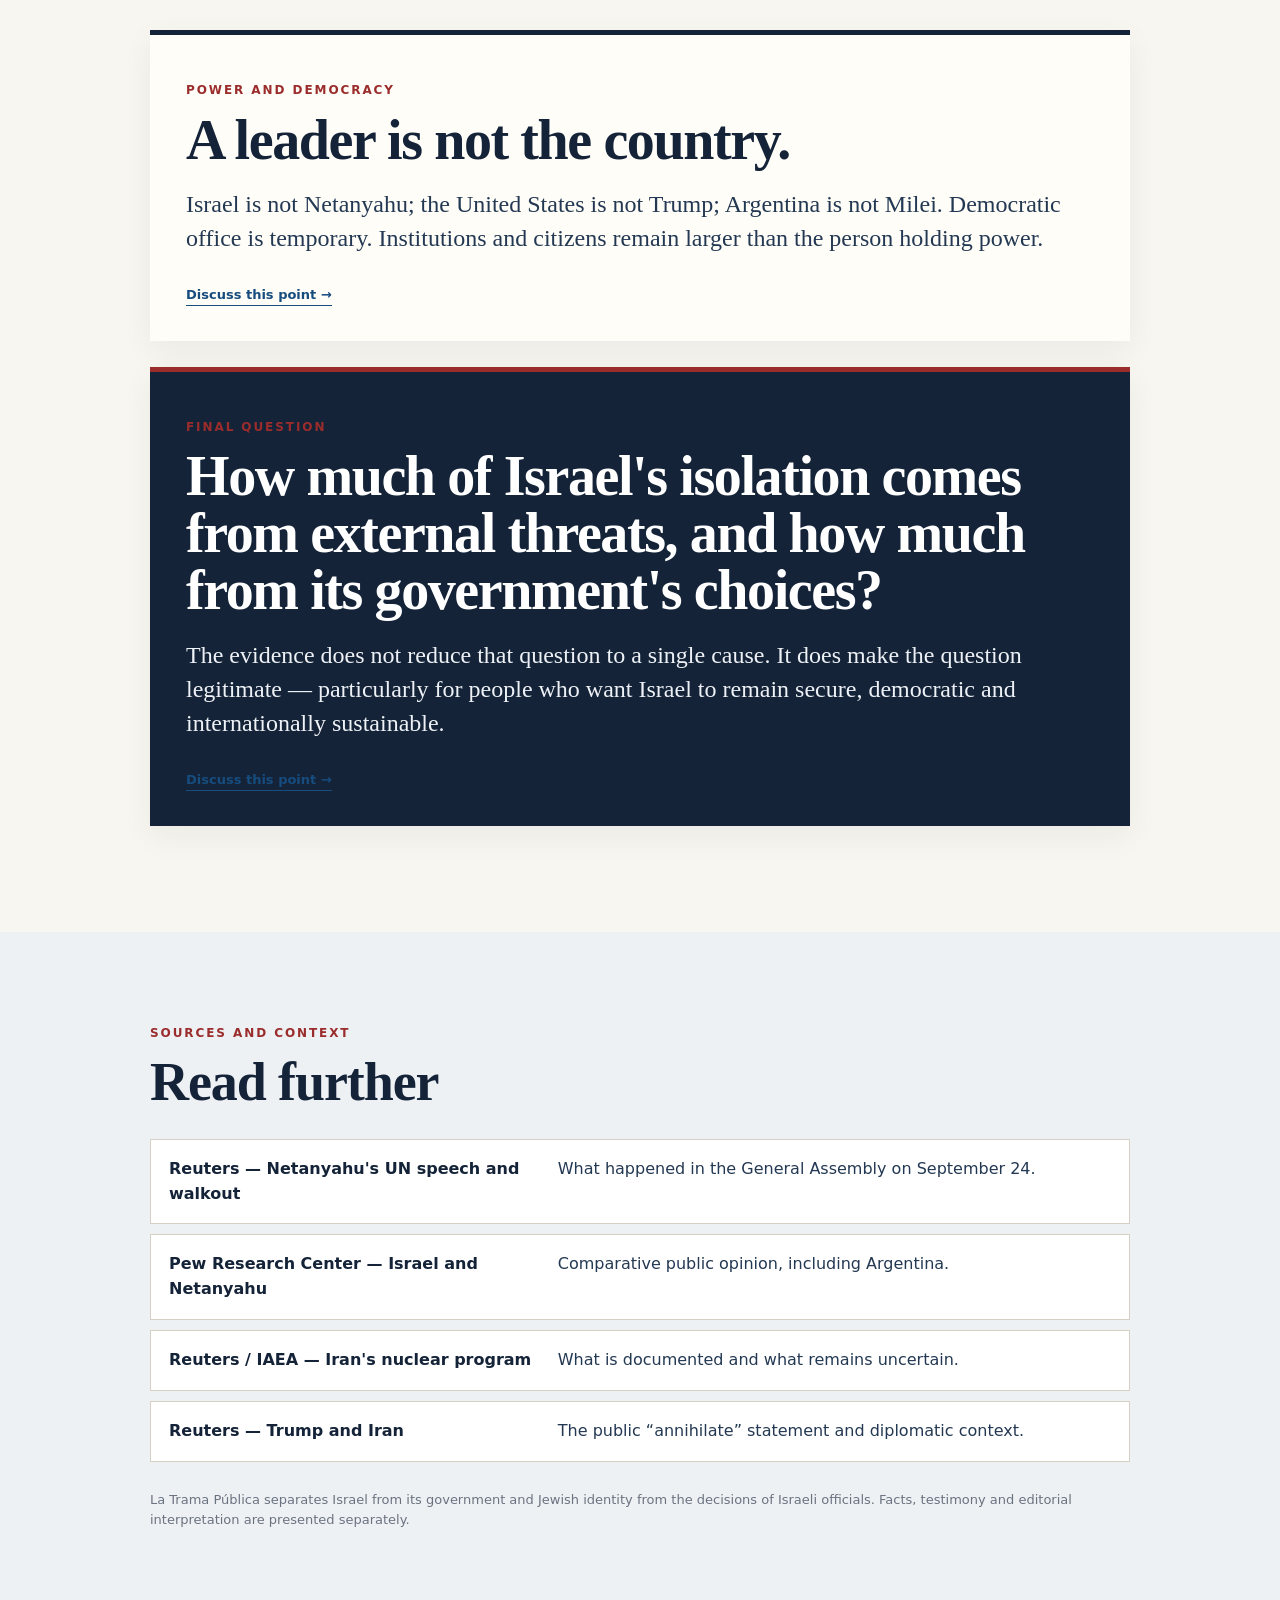
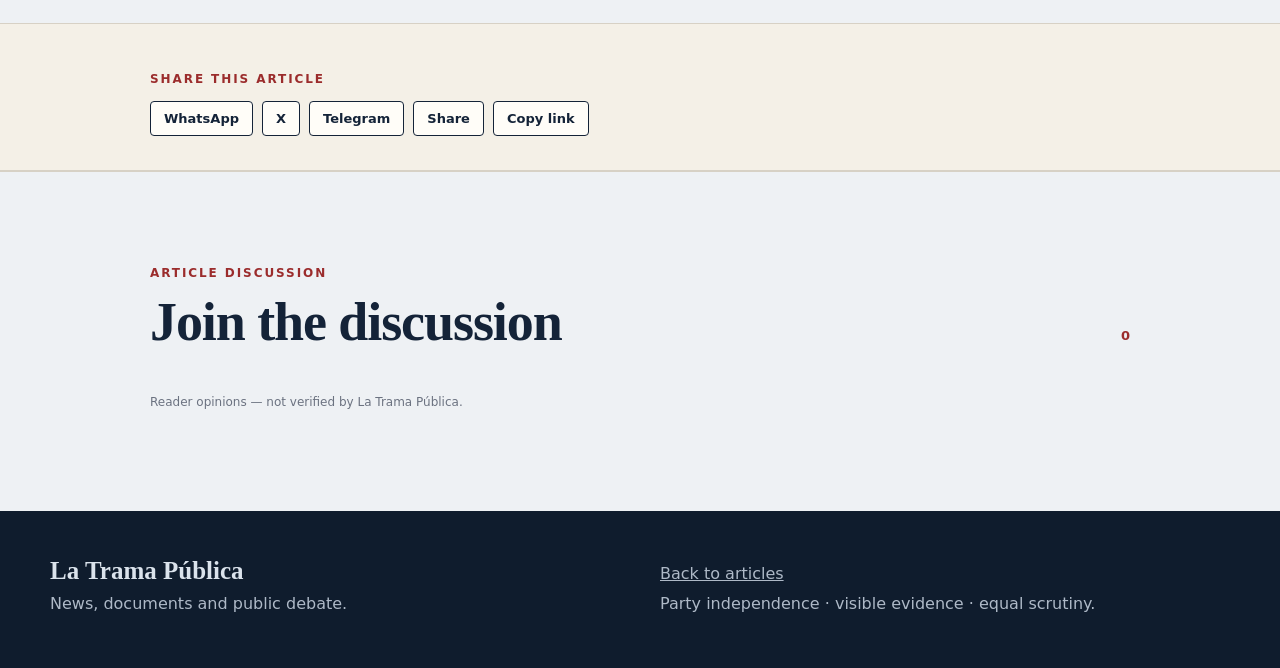
<file: en/notas/netanyahu-israel-isolation/index.html>
<!doctype html>
<html lang="en-US" data-base="../../../" data-es-href="../../../notas/netanyahu-israel-aislamiento/" data-article-key="netanyahu-israel-aislamiento">
<head><meta charset="utf-8"><meta name="viewport" content="width=device-width,initial-scale=1">
<meta name="description" content="Has Netanyahu become a major problem for Israel? A documented quick-read on security, isolation, the United States, Iran and political responsibility.">
<title>Has Netanyahu become a major problem for Israel? — La Trama Pública</title>
<link rel="canonical" href="https://floydskd-netizen.github.io/la-trama-publica/en/notas/netanyahu-israel-isolation/">
<meta property="og:type" content="article"><meta property="og:title" content="Has Netanyahu become a major problem for Israel?"><meta property="og:description" content="Israel faces real threats. It also faces growing diplomatic isolation. How much is unavoidable, and how much reflects the decisions of its government?"><meta property="og:url" content="https://floydskd-netizen.github.io/la-trama-publica/en/notas/netanyahu-israel-isolation/"><meta property="og:image" content="https://floydskd-netizen.github.io/la-trama-publica/assets/social/netanyahu-israel-aislamiento.png"><meta property="og:image:alt" content="La Trama Pública: Netanyahu, Israel and the cost of isolation">
<meta name="twitter:card" content="summary_large_image"><meta name="twitter:title" content="Has Netanyahu become a major problem for Israel?"><meta name="twitter:description" content="A documented quick-read on security, power, isolation, the United States and Iran."><meta name="twitter:image" content="https://floydskd-netizen.github.io/la-trama-publica/assets/social/netanyahu-israel-aislamiento.png"><meta name="twitter:image:alt" content="La Trama Pública: Netanyahu, Israel and the cost of isolation">
<meta name="author" content="La Trama Pública">
<meta property="og:locale" content="en_US">
<meta property="article:published_time" content="2026-09-25">
<script type="application/ld+json">
{
  "@context": "https://schema.org",
  "@type": "Article",
  "headline": "Has Netanyahu become a major problem for Israel?",
  "description": "Israel faces real threats. It also faces growing diplomatic isolation. How much is unavoidable, and how much reflects the decisions of its government?",
  "image": [
    "https://floydskd-netizen.github.io/la-trama-publica/assets/social/netanyahu-israel-aislamiento.png"
  ],
  "datePublished": "2026-09-25",
  "inLanguage": "en-US",
  "mainEntityOfPage": {
    "@type": "WebPage",
    "@id": "https://floydskd-netizen.github.io/la-trama-publica/en/notas/netanyahu-israel-isolation/"
  },
  "author": {
    "@type": "Organization",
    "name": "La Trama Pública",
    "url": "https://floydskd-netizen.github.io/la-trama-publica/"
  },
  "publisher": {
    "@type": "Organization",
    "name": "La Trama Pública",
    "logo": {
      "@type": "ImageObject",
      "url": "https://floydskd-netizen.github.io/la-trama-publica/assets/branding/tp-mark.png"
    }
  }
}
</script>
<link rel="stylesheet" href="../../../styles.css?v=20260925-participa1"><link rel="icon" type="image/png" href="../../../assets/branding/tp-mark.png">
<link rel="alternate" type="application/rss+xml" title="La Trama Pública" href="https://floydskd-netizen.github.io/la-trama-publica/rss.xml">
<link rel="alternate" hreflang="es-AR" href="https://floydskd-netizen.github.io/la-trama-publica/notas/netanyahu-israel-aislamiento/">
<link rel="alternate" hreflang="en-US" href="https://floydskd-netizen.github.io/la-trama-publica/en/notas/netanyahu-israel-isolation/">
<link rel="alternate" hreflang="x-default" href="https://floydskd-netizen.github.io/la-trama-publica/notas/netanyahu-israel-aislamiento/">
</head>
<body><a class="skip" href="#content">Skip to content</a><header class="site-header"><div class="masthead wrap"><a class="brand" href="../../"><img class="brand-logo" src="../../../assets/branding/la-trama-publica-logo.png" alt="La Trama Pública"></a><button class="nav-toggle" aria-label="Open menu" aria-expanded="false">Menu</button><nav class="main-nav"><a href="../../">Home</a><a href="../">Articles</a><a href="#keys">Key points</a><a href="#sources">Sources</a></nav></div></header>
<main id="content"><section class="article-hero"><div class="wrap note-layout"><article><nav class="breadcrumb"><a href="../../">Home</a><span>›</span><a href="../">Articles</a><span>›</span><span>Analysis 004</span></nav><p class="eyebrow">Documented analysis and opinion · Israel · September 25, 2026</p><h1>Has Netanyahu become a major problem for Israel?</h1><p class="lead">Israel faces real security threats. At the same time, Netanyahu's government faces prolonged war, growing diplomatic isolation and declining international confidence. The question is how much of that cost is unavoidable and how much reflects choices made by the government itself.</p><div class="article-meta"><span>Quick read</span><span>Facts and opinion separated</span><span>Visible sources</span></div></article><aside class="article-aside"><img class="aside-portrait" src="../../../assets/people/benjamin-netanyahu.jpg" alt="Official portrait of Benjamin Netanyahu"><p class="photo-credit">Official portrait: Government Press Office of Israel, via Wikimedia Commons. <a href="https://commons.wikimedia.org/wiki/File:Netanyahu_official_portrait_(cropped2).jpg" target="_blank" rel="noopener noreferrer">Image source ↗</a></p></aside></div></section>
<section class="section quick-analysis" id="keys"><div class="wrap narrow">
<article class="quick-question"><p class="eyebrow">The image that opened the question</p><h2>Netanyahu rose to defend Israel. Dozens of delegates walked out. What does that say?</h2><p class="quick-answer">On September 24, dozens of delegates left the UN General Assembly as Netanyahu began speaking. The episode does not establish why every delegate left, but it is a visible sign of the diplomatic pressure and criticism surrounding his government.</p><a class="text-link" href="https://www.reuters.com/world/middle-east/dozens-delegates-walk-out-un-hall-start-netanyahu-speech-2026-09-24/" target="_blank" rel="noopener noreferrer">Reuters: the UN walkout ↗</a></article>
<article class="quick-question"><p class="eyebrow">First distinction</p><h2>Netanyahu is not Israel. Criticism of his government is not criticism of Jews as a people.</h2><p class="quick-answer">Israel is a plural society with opposition parties, protests, media and elections. Responsibility for government decisions should remain with the officials and institutions that make them, not with Israelis or Jews collectively.</p></article>
<article class="quick-question"><p class="eyebrow">Security</p><h2>Israel faces real threats. Does that make every response effective or justified?</h2><p class="quick-answer">No conclusion follows automatically. Hamas, Iran and Iran-backed armed groups pose documented threats to Israel. Government strategies still have to be examined by their consequences for security, civilian life, alliances and international legitimacy.</p></article>
<article class="quick-question"><p class="eyebrow">International standing</p><h2>Israel can achieve military objectives while losing diplomatic support.</h2><p class="quick-answer">Pew's 2026 survey found unfavorable views of Israel across many of the 36 countries studied and low confidence in Netanyahu. In Argentina, 55% expressed an unfavorable view of Israel and 63% had little or no confidence in Netanyahu. Those figures document a trend; they do not by themselves prove what caused it.</p><a class="text-link" href="https://www.pewresearch.org/short-reads/2026/06/04/most-people-across-36-countries-have-negative-views-of-israel-and-little-confidence-in-netanyahu/" target="_blank" rel="noopener noreferrer">Pew Research Center: comparative data ↗</a></article>
<article class="quick-question"><p class="eyebrow">Iran</p><h2>Iran's nuclear program raises serious concerns. Does that settle the debate over war?</h2><p class="quick-answer">The IAEA has reported serious access, transparency and monitoring problems. That establishes a genuine security concern, but it does not by itself determine that every military escalation is necessary, proportionate or effective.</p><a class="text-link" href="https://www.reuters.com/world/middle-east/first-iaea-report-irans-nuclear-programme-since-february-shows-little-change-2026-06-04/" target="_blank" rel="noopener noreferrer">Reuters: IAEA report on Iran ↗</a></article>
<article class="quick-question"><p class="eyebrow">United States</p><h2>Do U.S. and Israeli interests always coincide?</h2><p class="quick-answer">They are close allies, but allies can have different priorities. U.S. military assistance to Israel and direct American participation in the Iran war make scrutiny of costs, objectives and decision-making a legitimate issue for Americans as well as Israelis.</p></article>
<article class="quick-question"><p class="eyebrow">Trump</p><h2>Netanyahu does not erase Trump's responsibility for U.S. decisions.</h2><p class="quick-answer">On September 22, Trump said at the UN that he could “annihilate” Iran if there were no agreement. That does not establish that nuclear use was decided. It does show why U.S. presidential rhetoric and decision-making must be examined independently of Netanyahu.</p><a class="text-link" href="https://www.reuters.com/world/americas/trump-set-whirlwind-un-meetings-with-wars-iran-ukraine-agenda-2026-09-22/" target="_blank" rel="noopener noreferrer">Reuters: Trump's UN speech ↗</a></article>
<figure class="article-figure wide-figure"><img src="../../../assets/people/trump-netanyahu-white-house.jpg" alt="Donald Trump and Benjamin Netanyahu at the White House in July 2025"><figcaption>Trump and Netanyahu at the White House, July 2025. Official White House photo, public domain. <a href="https://commons.wikimedia.org/wiki/File:P20250707DT-0356_President_Donald_J._Trump_Welcomes_Israeli_Prime_Minister_Benjamin_Netanyahu_to_the_White_House.jpg" target="_blank" rel="noopener noreferrer">Image source ↗</a></figcaption></figure>
<article class="quick-question"><p class="eyebrow">Power and democracy</p><h2>A leader is not the country.</h2><p class="quick-answer">Israel is not Netanyahu; the United States is not Trump; Argentina is not Milei. Democratic office is temporary. Institutions and citizens remain larger than the person holding power.</p></article>
<article class="quick-question conclusion-card"><p class="eyebrow">Final question</p><h2>How much of Israel's isolation comes from external threats, and how much from its government's choices?</h2><p class="quick-answer">The evidence does not reduce that question to a single cause. It does make the question legitimate — particularly for people who want Israel to remain secure, democratic and internationally sustainable.</p></article>
</div></section>
<section class="section sources-section" id="sources"><div class="wrap narrow"><p class="eyebrow">Sources and context</p><h2>Read further</h2><div class="source-list"><a href="https://www.reuters.com/world/middle-east/dozens-delegates-walk-out-un-hall-start-netanyahu-speech-2026-09-24/" target="_blank" rel="noopener noreferrer"><strong>Reuters — Netanyahu's UN speech and walkout</strong><span>What happened in the General Assembly on September 24.</span></a><a href="https://www.pewresearch.org/short-reads/2026/06/04/most-people-across-36-countries-have-negative-views-of-israel-and-little-confidence-in-netanyahu/" target="_blank" rel="noopener noreferrer"><strong>Pew Research Center — Israel and Netanyahu</strong><span>Comparative public opinion, including Argentina.</span></a><a href="https://www.reuters.com/world/middle-east/first-iaea-report-irans-nuclear-programme-since-february-shows-little-change-2026-06-04/" target="_blank" rel="noopener noreferrer"><strong>Reuters / IAEA — Iran's nuclear program</strong><span>What is documented and what remains uncertain.</span></a><a href="https://www.reuters.com/world/americas/trump-set-whirlwind-un-meetings-with-wars-iran-ukraine-agenda-2026-09-22/" target="_blank" rel="noopener noreferrer"><strong>Reuters — Trump and Iran</strong><span>The public “annihilate” statement and diplomatic context.</span></a></div><p class="source-note">La Trama Pública separates Israel from its government and Jewish identity from the decisions of Israeli officials. Facts, testimony and editorial interpretation are presented separately.</p></div></section>
</main><footer><div class="wrap footer-grid"><div><strong>La Trama Pública</strong><p>News, documents and public debate.</p></div><div><p><a href="../">Back to articles</a></p><p>Party independence · visible evidence · equal scrutiny.</p></div></div></footer><script src="../../../app.js"></script><script src="../../../discussion-config.js"></script><script type="module" src="../../../discussion.js?v=20260925-participa2"></script></body></html>
</file>
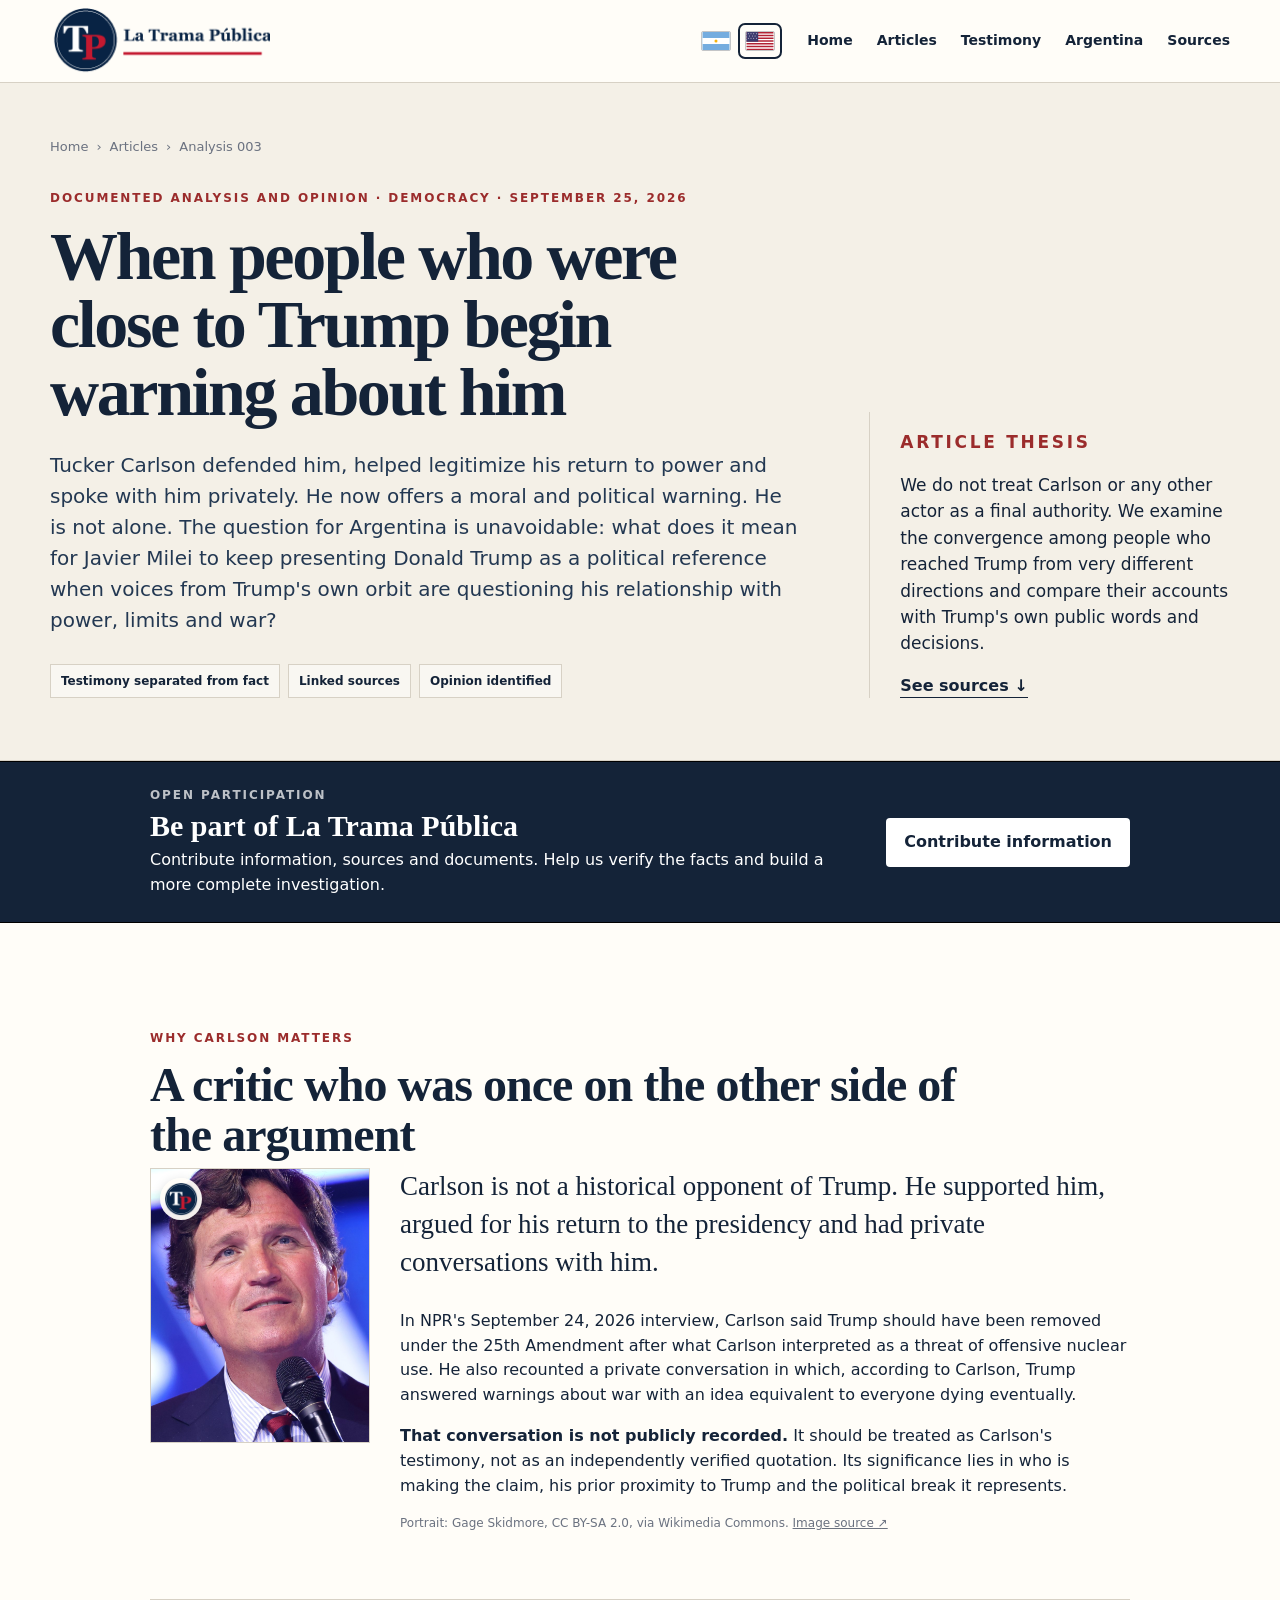
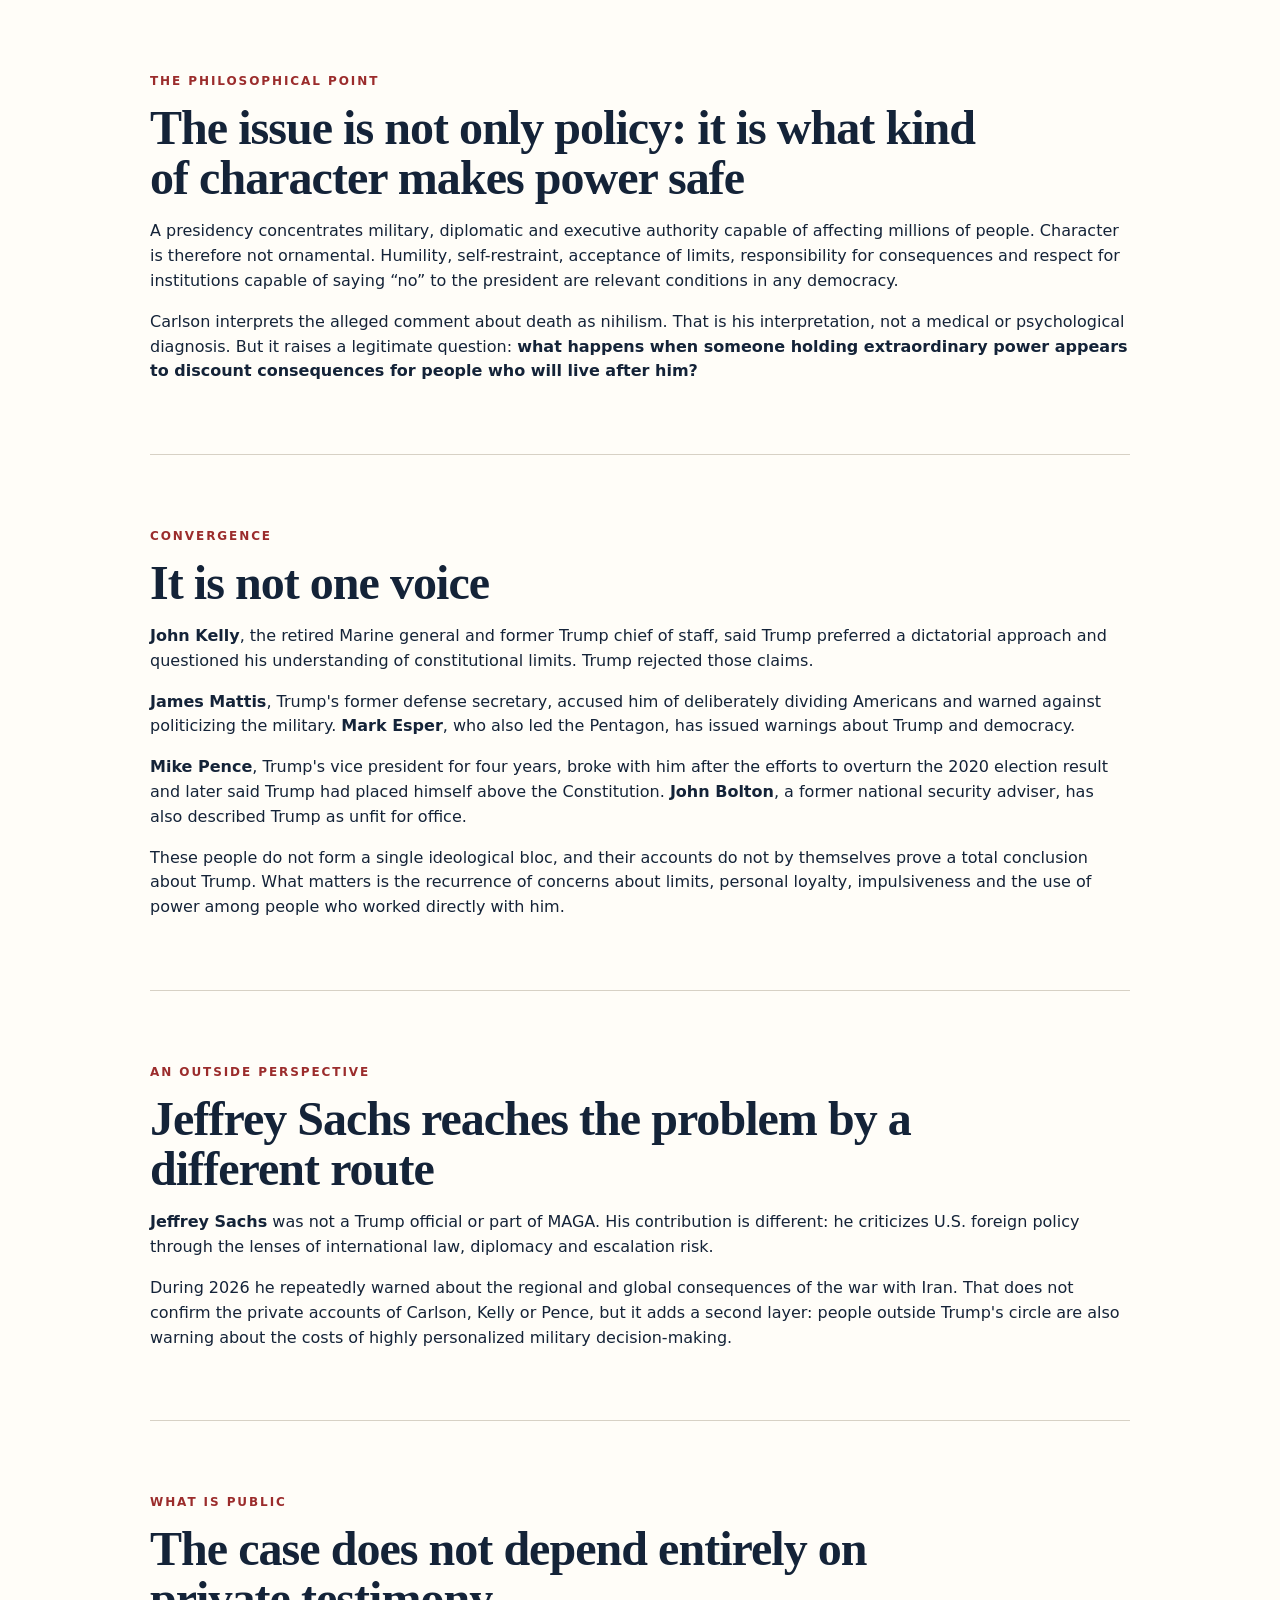
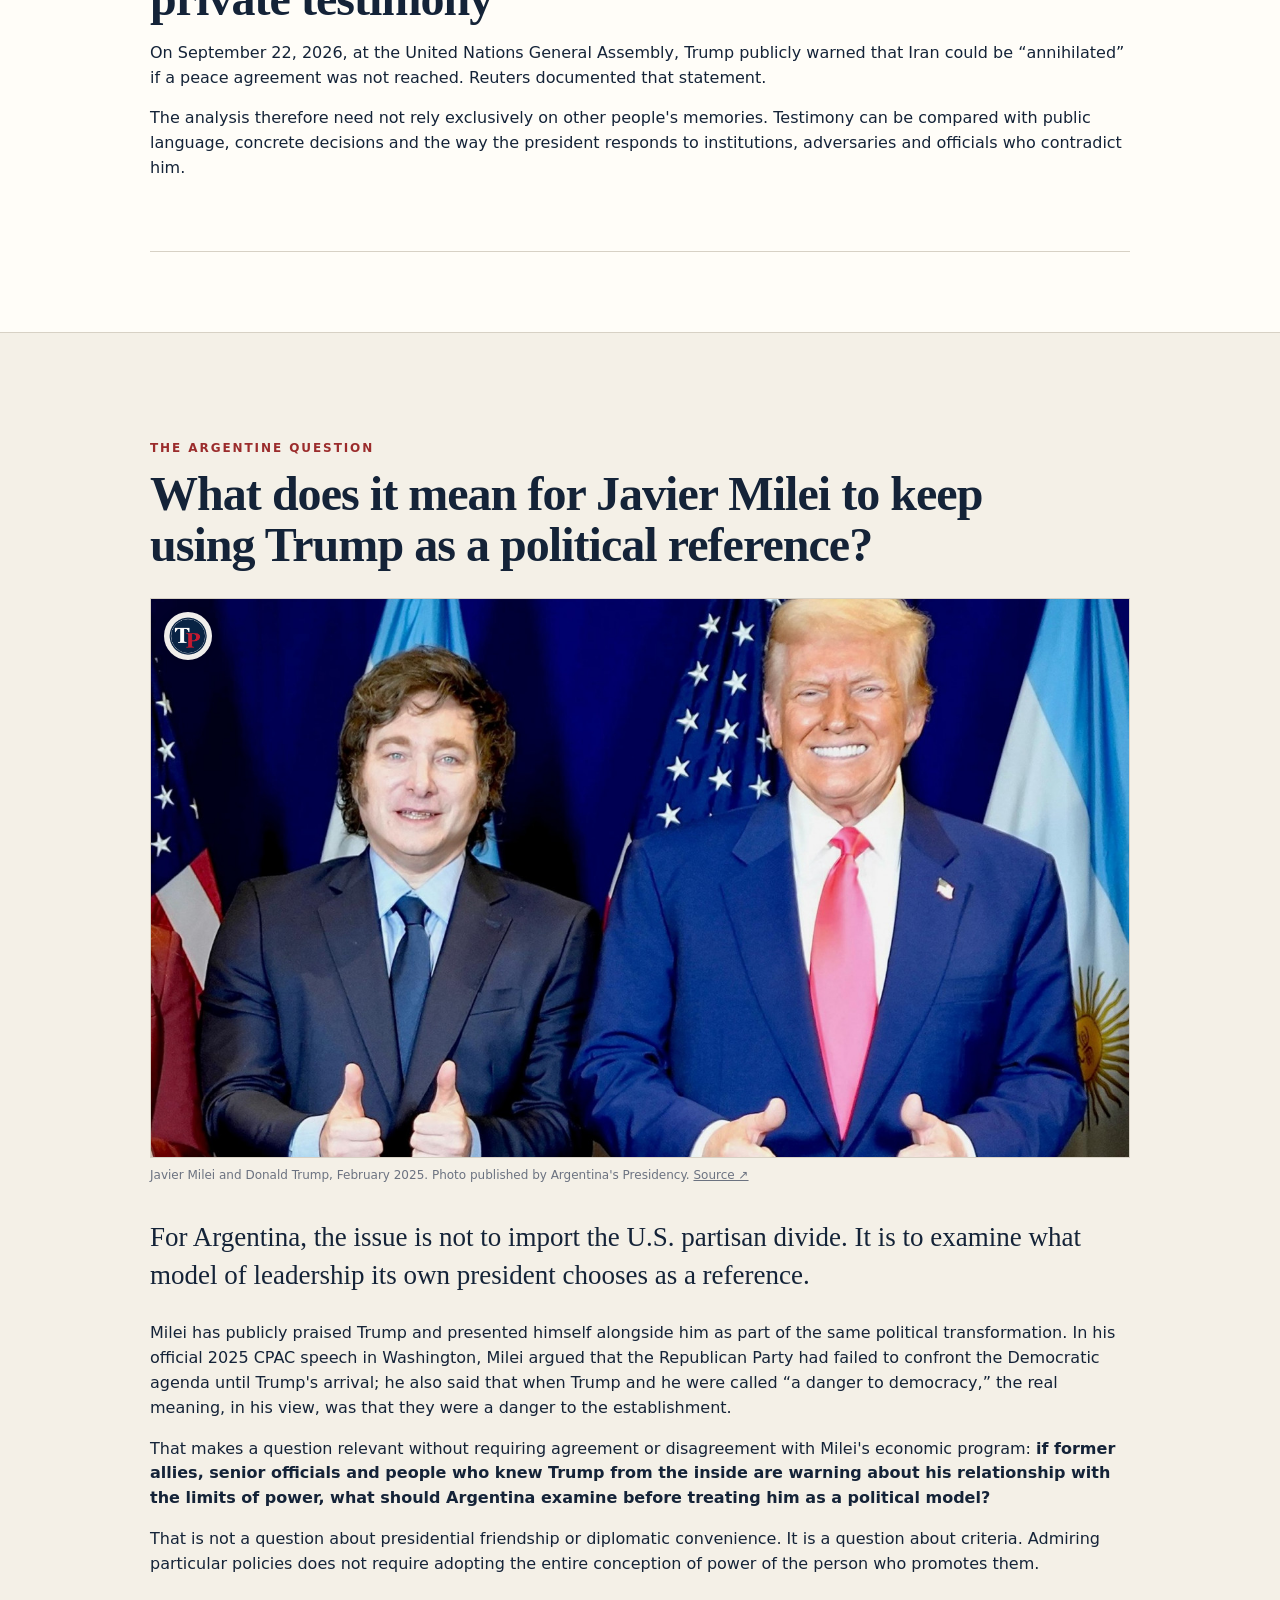
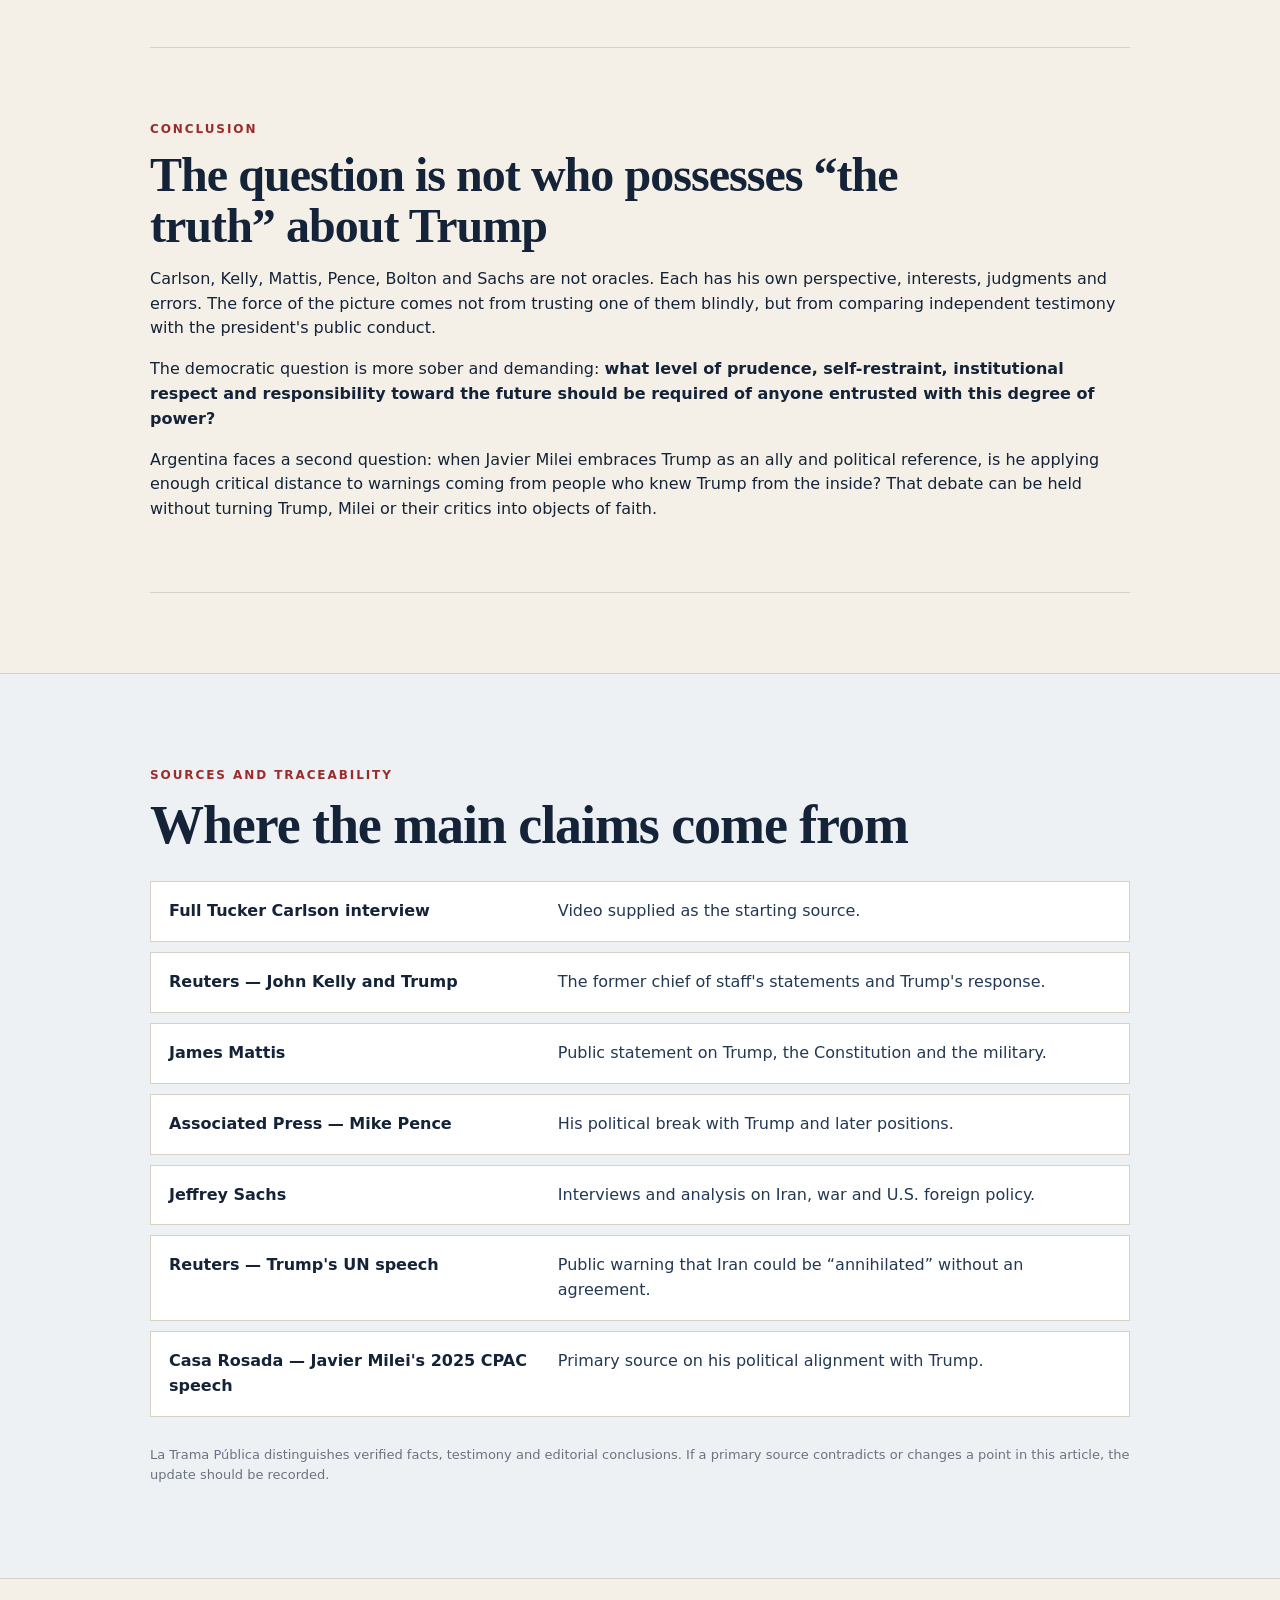
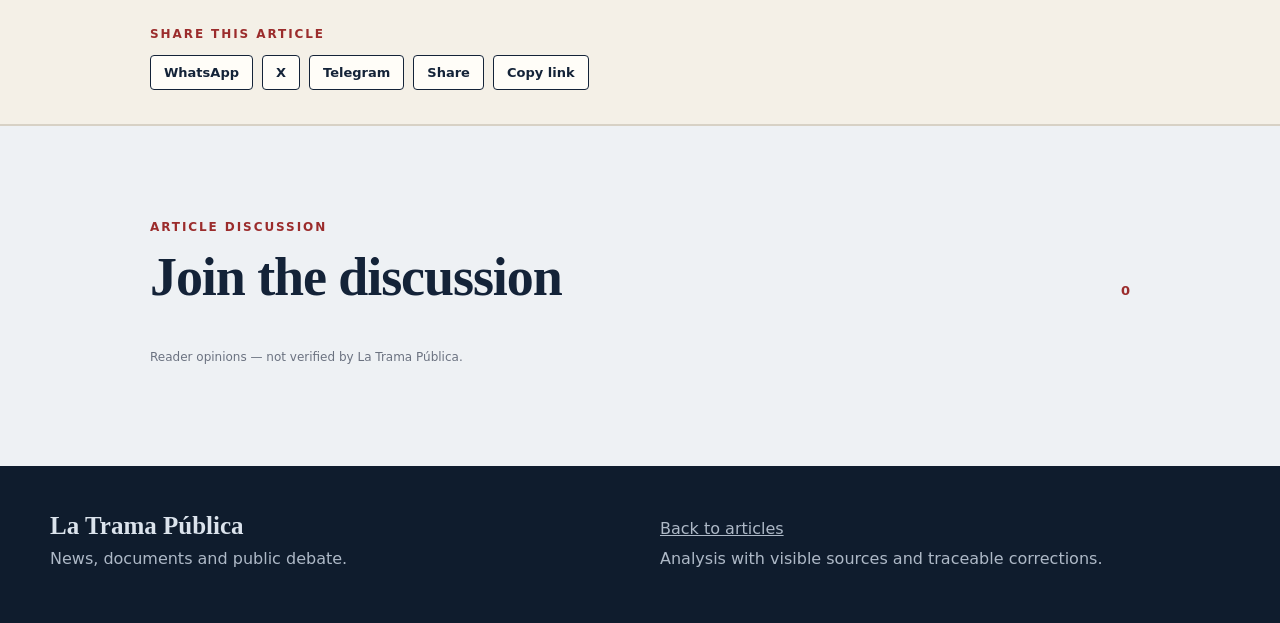
<file: en/notas/trump-carlson-democracia-milei/index.html>
<!doctype html>
<html lang="en-US" data-base="../../../" data-es-href="../../../notas/trump-carlson-democracia-milei/" data-article-key="trump-carlson-democracia-milei">
<head>
<meta charset="utf-8"><meta name="viewport" content="width=device-width,initial-scale=1">
<meta name="description" content="Tucker Carlson, former Trump officials and Jeffrey Sachs converge on warnings about power, character, war and democracy. What question does this raise for Javier Milei and Argentina?">
<title>Trump, former allies and the question Milei cannot ignore — La Trama Pública</title>
<link rel="canonical" href="https://floydskd-netizen.github.io/la-trama-publica/en/notas/trump-carlson-democracia-milei/">
<meta property="og:type" content="article"><meta property="og:title" content="When people who were close to Trump begin warning about him"><meta property="og:description" content="Carlson, Kelly, Mattis, Pence, Bolton and Sachs arrive from different directions at the same question about power, limits and consequences."><meta property="og:url" content="https://floydskd-netizen.github.io/la-trama-publica/en/notas/trump-carlson-democracia-milei/"><meta property="og:image" content="https://floydskd-netizen.github.io/la-trama-publica/assets/social/trump-carlson-democracia-milei.png"><meta property="og:image:alt" content="La Trama Pública: Trump, Carlson, democracy and Javier Milei's position">
<meta name="twitter:card" content="summary_large_image"><meta name="twitter:title" content="When people who were close to Trump begin warning about him"><meta name="twitter:description" content="A documented analysis of character, power, war, democracy and the Argentine question raised by Javier Milei's alignment with Trump."><meta name="twitter:image" content="https://floydskd-netizen.github.io/la-trama-publica/assets/social/trump-carlson-democracia-milei.png"><meta name="twitter:image:alt" content="La Trama Pública: Trump, Carlson, democracy and Javier Milei's position">
<meta name="author" content="La Trama Pública">
<meta property="og:locale" content="en_US">
<meta property="article:published_time" content="2026-09-25">
<script type="application/ld+json">
{
  "@context": "https://schema.org",
  "@type": "Article",
  "headline": "When people who were close to Trump begin warning about him",
  "description": "Carlson, Kelly, Mattis, Pence, Bolton and Sachs arrive from different directions at the same question about power, limits and consequences.",
  "image": [
    "https://floydskd-netizen.github.io/la-trama-publica/assets/social/trump-carlson-democracia-milei.png"
  ],
  "datePublished": "2026-09-25",
  "inLanguage": "en-US",
  "mainEntityOfPage": {
    "@type": "WebPage",
    "@id": "https://floydskd-netizen.github.io/la-trama-publica/en/notas/trump-carlson-democracia-milei/"
  },
  "author": {
    "@type": "Organization",
    "name": "La Trama Pública",
    "url": "https://floydskd-netizen.github.io/la-trama-publica/"
  },
  "publisher": {
    "@type": "Organization",
    "name": "La Trama Pública",
    "logo": {
      "@type": "ImageObject",
      "url": "https://floydskd-netizen.github.io/la-trama-publica/assets/branding/tp-mark.png"
    }
  }
}
</script>
<link rel="stylesheet" href="../../../styles.css?v=20260925-participa1">
<link rel="icon" type="image/png" href="../../../assets/branding/tp-mark.png">
<link rel="alternate" type="application/rss+xml" title="La Trama Pública" href="https://floydskd-netizen.github.io/la-trama-publica/rss.xml">
<link rel="alternate" hreflang="es-AR" href="https://floydskd-netizen.github.io/la-trama-publica/notas/trump-carlson-democracia-milei/">
<link rel="alternate" hreflang="en-US" href="https://floydskd-netizen.github.io/la-trama-publica/en/notas/trump-carlson-democracia-milei/">
<link rel="alternate" hreflang="x-default" href="https://floydskd-netizen.github.io/la-trama-publica/notas/trump-carlson-democracia-milei/">
</head>
<body><a class="skip" href="#content">Skip to content</a>
<header class="site-header"><div class="masthead wrap"><a class="brand" href="../../"><img class="brand-logo" src="../../../assets/branding/la-trama-publica-logo.png" alt="La Trama Pública"></a><button class="nav-toggle" aria-label="Open menu" aria-expanded="false">Menu</button><nav class="main-nav"><a href="../../">Home</a><a href="../">Articles</a><a href="#testimony">Testimony</a><a href="#milei">Argentina</a><a href="#sources">Sources</a></nav></div></header>
<main id="content">
<section class="article-hero"><div class="wrap note-layout"><article><nav class="breadcrumb"><a href="../../">Home</a><span>›</span><a href="../">Articles</a><span>›</span><span>Analysis 003</span></nav><p class="eyebrow">Documented analysis and opinion · Democracy · September 25, 2026</p><h1>When people who were close to Trump begin warning about him</h1><p class="lead">Tucker Carlson defended him, helped legitimize his return to power and spoke with him privately. He now offers a moral and political warning. He is not alone. The question for Argentina is unavoidable: what does it mean for Javier Milei to keep presenting Donald Trump as a political reference when voices from Trump's own orbit are questioning his relationship with power, limits and war?</p><div class="article-meta"><span>Testimony separated from fact</span><span>Linked sources</span><span>Opinion identified</span></div></article><aside class="article-aside"><p class="kicker">Article thesis</p><p>We do not treat Carlson or any other actor as a final authority. We examine the convergence among people who reached Trump from very different directions and compare their accounts with Trump's own public words and decisions.</p><a class="text-link" href="#sources">See sources ↓</a></aside></div></section>
<section class="section article-body" id="testimony"><div class="wrap narrow">
<article class="article-block"><p class="eyebrow">Why Carlson matters</p><h2>A critic who was once on the other side of the argument</h2><div class="person-callout"><img src="../../../assets/people/tucker-carlson.jpg" alt="Tucker Carlson at AmericaFest 2025"><div><p class="big-copy">Carlson is not a historical opponent of Trump. He supported him, argued for his return to the presidency and had private conversations with him.</p><p>In NPR's September 24, 2026 interview, Carlson said Trump should have been removed under the 25th Amendment after what Carlson interpreted as a threat of offensive nuclear use. He also recounted a private conversation in which, according to Carlson, Trump answered warnings about war with an idea equivalent to everyone dying eventually.</p><p><strong>That conversation is not publicly recorded.</strong> It should be treated as Carlson's testimony, not as an independently verified quotation. Its significance lies in who is making the claim, his prior proximity to Trump and the political break it represents.</p><p class="photo-credit">Portrait: Gage Skidmore, CC BY-SA 2.0, via Wikimedia Commons. <a href="https://commons.wikimedia.org/wiki/File:Tucker_Carlson_2025_(cropped).jpg" target="_blank" rel="noopener noreferrer">Image source ↗</a></p></div></div></article>
<article class="article-block"><p class="eyebrow">The philosophical point</p><h2>The issue is not only policy: it is what kind of character makes power safe</h2><p>A presidency concentrates military, diplomatic and executive authority capable of affecting millions of people. Character is therefore not ornamental. Humility, self-restraint, acceptance of limits, responsibility for consequences and respect for institutions capable of saying “no” to the president are relevant conditions in any democracy.</p><p>Carlson interprets the alleged comment about death as nihilism. That is his interpretation, not a medical or psychological diagnosis. But it raises a legitimate question: <strong>what happens when someone holding extraordinary power appears to discount consequences for people who will live after him?</strong></p></article>
<article class="article-block"><p class="eyebrow">Convergence</p><h2>It is not one voice</h2><p><strong>John Kelly</strong>, the retired Marine general and former Trump chief of staff, said Trump preferred a dictatorial approach and questioned his understanding of constitutional limits. Trump rejected those claims.</p><p><strong>James Mattis</strong>, Trump's former defense secretary, accused him of deliberately dividing Americans and warned against politicizing the military. <strong>Mark Esper</strong>, who also led the Pentagon, has issued warnings about Trump and democracy.</p><p><strong>Mike Pence</strong>, Trump's vice president for four years, broke with him after the efforts to overturn the 2020 election result and later said Trump had placed himself above the Constitution. <strong>John Bolton</strong>, a former national security adviser, has also described Trump as unfit for office.</p><p>These people do not form a single ideological bloc, and their accounts do not by themselves prove a total conclusion about Trump. What matters is the recurrence of concerns about limits, personal loyalty, impulsiveness and the use of power among people who worked directly with him.</p></article>
<article class="article-block"><p class="eyebrow">An outside perspective</p><h2>Jeffrey Sachs reaches the problem by a different route</h2><p><strong>Jeffrey Sachs</strong> was not a Trump official or part of MAGA. His contribution is different: he criticizes U.S. foreign policy through the lenses of international law, diplomacy and escalation risk.</p><p>During 2026 he repeatedly warned about the regional and global consequences of the war with Iran. That does not confirm the private accounts of Carlson, Kelly or Pence, but it adds a second layer: people outside Trump's circle are also warning about the costs of highly personalized military decision-making.</p></article>
<article class="article-block"><p class="eyebrow">What is public</p><h2>The case does not depend entirely on private testimony</h2><p>On September 22, 2026, at the United Nations General Assembly, Trump publicly warned that Iran could be “annihilated” if a peace agreement was not reached. Reuters documented that statement.</p><p>The analysis therefore need not rely exclusively on other people's memories. Testimony can be compared with public language, concrete decisions and the way the president responds to institutions, adversaries and officials who contradict him.</p></article>
</div></section>
<section class="section milei-section" id="milei"><div class="wrap narrow"><article class="article-block"><p class="eyebrow">The Argentine question</p><h2>What does it mean for Javier Milei to keep using Trump as a political reference?</h2><figure class="article-figure branded-photo"><img src="../../../assets/people/milei-trump.jpg" alt="Javier Milei and Donald Trump at CPAC in Washington in February 2025"><figcaption>Javier Milei and Donald Trump, February 2025. Photo published by Argentina's Presidency. <a href="https://www.argentina.gob.ar/noticias/el-presidente-milei-se-reunio-con-su-par-de-los-estados-unidos-donald-trump" target="_blank" rel="noopener noreferrer">Source ↗</a></figcaption></figure><p class="big-copy">For Argentina, the issue is not to import the U.S. partisan divide. It is to examine what model of leadership its own president chooses as a reference.</p><p>Milei has publicly praised Trump and presented himself alongside him as part of the same political transformation. In his official 2025 CPAC speech in Washington, Milei argued that the Republican Party had failed to confront the Democratic agenda until Trump's arrival; he also said that when Trump and he were called “a danger to democracy,” the real meaning, in his view, was that they were a danger to the establishment.</p><p>That makes a question relevant without requiring agreement or disagreement with Milei's economic program: <strong>if former allies, senior officials and people who knew Trump from the inside are warning about his relationship with the limits of power, what should Argentina examine before treating him as a political model?</strong></p><p>That is not a question about presidential friendship or diplomatic convenience. It is a question about criteria. Admiring particular policies does not require adopting the entire conception of power of the person who promotes them.</p></article>
<article class="article-block"><p class="eyebrow">Conclusion</p><h2>The question is not who possesses “the truth” about Trump</h2><p>Carlson, Kelly, Mattis, Pence, Bolton and Sachs are not oracles. Each has his own perspective, interests, judgments and errors. The force of the picture comes not from trusting one of them blindly, but from comparing independent testimony with the president's public conduct.</p><p>The democratic question is more sober and demanding: <strong>what level of prudence, self-restraint, institutional respect and responsibility toward the future should be required of anyone entrusted with this degree of power?</strong></p><p>Argentina faces a second question: when Javier Milei embraces Trump as an ally and political reference, is he applying enough critical distance to warnings coming from people who knew Trump from the inside? That debate can be held without turning Trump, Milei or their critics into objects of faith.</p></article></div></section>
<section class="section sources-section" id="sources"><div class="wrap narrow"><p class="eyebrow">Sources and traceability</p><h2>Where the main claims come from</h2><div class="source-list">
<a href="https://youtu.be/pHhJM3Fg9jw" target="_blank" rel="noopener noreferrer"><strong>Full Tucker Carlson interview</strong><span>Video supplied as the starting source.</span></a>
<a href="https://www.reuters.com/world/us/trump-prefers-dictator-approach-former-chief-staff-says-2024-10-23/" target="_blank" rel="noopener noreferrer"><strong>Reuters — John Kelly and Trump</strong><span>The former chief of staff's statements and Trump's response.</span></a>
<a href="https://www.theatlantic.com/politics/archive/2020/06/james-mattis-denounces-trump-protests-militarization/612640/" target="_blank" rel="noopener noreferrer"><strong>James Mattis</strong><span>Public statement on Trump, the Constitution and the military.</span></a>
<a href="https://apnews.com/article/a6da8b0d9948246231b1f9d609fc213a" target="_blank" rel="noopener noreferrer"><strong>Associated Press — Mike Pence</strong><span>His political break with Trump and later positions.</span></a>
<a href="https://www.jeffsachs.org/interviewsandmedia" target="_blank" rel="noopener noreferrer"><strong>Jeffrey Sachs</strong><span>Interviews and analysis on Iran, war and U.S. foreign policy.</span></a>
<a href="https://www.reuters.com/world/americas/trump-set-whirlwind-un-meetings-with-wars-iran-ukraine-agenda-2026-09-22/" target="_blank" rel="noopener noreferrer"><strong>Reuters — Trump's UN speech</strong><span>Public warning that Iran could be “annihilated” without an agreement.</span></a>
<a href="https://www.casarosada.gob.ar/slider-principal/50868-discurso-del-presidente-javier-milei-en-el-cpac-de-washington-d-c-2025" target="_blank" rel="noopener noreferrer"><strong>Casa Rosada — Javier Milei's 2025 CPAC speech</strong><span>Primary source on his political alignment with Trump.</span></a>
</div><p class="source-note">La Trama Pública distinguishes verified facts, testimony and editorial conclusions. If a primary source contradicts or changes a point in this article, the update should be recorded.</p></div></section>
</main><footer><div class="wrap footer-grid"><div><strong>La Trama Pública</strong><p>News, documents and public debate.</p></div><div><p><a href="../">Back to articles</a></p><p>Analysis with visible sources and traceable corrections.</p></div></div></footer><script src="../../../app.js"></script><script src="../../../discussion-config.js"></script><script type="module" src="../../../discussion.js?v=20260925-participa2"></script></body></html>
</file>
<file: styles.css>
:root{--ink:#142338;--ink2:#233852;--ivory:#f4f0e7;--paper:#fffdf8;--line:#d7d1c5;--muted:#6b7280;--accent:#9b2c2c;--green:#2d6a4f;--shadow:0 18px 50px rgba(20,35,56,.10)}
*{box-sizing:border-box}html{scroll-behavior:smooth}body{margin:0;background:var(--paper);color:var(--ink);font:16px/1.55 system-ui,-apple-system,"Segoe UI",sans-serif}h1,h2,h3,blockquote,.brand strong{font-family:Georgia,"Times New Roman",serif}a{color:inherit}.wrap{width:min(1180px,calc(100% - 40px));margin:auto}.narrow{max-width:980px}.skip{position:absolute;left:-999px;top:0}.skip:focus{left:10px;top:10px;z-index:100;background:#fff;padding:10px}.site-header{position:sticky;top:0;z-index:30;background:rgba(255,253,248,.95);backdrop-filter:blur(12px);border-bottom:1px solid var(--line)}.masthead{min-height:82px;display:flex;align-items:center;justify-content:space-between;gap:24px}.brand{display:flex;align-items:center;gap:12px;text-decoration:none}.brand-mark{display:grid;place-items:center;width:44px;height:44px;border-radius:50%;border:1px solid var(--ink);font:700 14px Georgia}.brand strong{display:block;font-size:21px}.brand small{display:block;color:var(--muted);font-size:12px}.main-nav{display:flex;gap:24px}.main-nav a{text-decoration:none;font-weight:650;font-size:14px}.nav-toggle{display:none;border:1px solid var(--line);background:white;padding:8px 12px;border-radius:6px}
.hero{background:var(--ivory);border-bottom:1px solid var(--line);padding:84px 0 72px}.hero-grid{display:grid;grid-template-columns:1.35fr .65fr;gap:72px;align-items:end}.eyebrow,.kicker{font-size:12px;letter-spacing:.16em;text-transform:uppercase;font-weight:800;color:var(--accent)}h1{font-size:clamp(42px,6vw,76px);line-height:.98;letter-spacing:-.035em;margin:14px 0 24px;max-width:900px}.lead{font-size:20px;max-width:760px;color:var(--ink2)}.hero-actions{display:flex;gap:12px;flex-wrap:wrap;margin-top:28px}.btn{display:inline-block;padding:12px 18px;border-radius:4px;text-decoration:none;font-weight:750}.primary{background:var(--ink);color:white}.ghost{border:1px solid var(--ink)}.hero-note{border-top:4px solid var(--ink);padding-top:20px}.hero-note blockquote{font-size:25px;line-height:1.25;margin:10px 0 18px}.muted{color:var(--muted)}
.numbers{background:var(--ink);color:white}.stats-grid{display:grid;grid-template-columns:repeat(4,1fr)}.stats-grid div{padding:30px 24px;border-right:1px solid rgba(255,255,255,.18)}.stats-grid div:first-child{padding-left:0}.stats-grid strong{display:block;font:700 34px Georgia}.stats-grid span{font-size:13px;color:#dbe3ec}.section{padding:80px 0}.section-head{display:flex;justify-content:space-between;align-items:end;gap:30px;margin-bottom:34px}.section h2{font-size:clamp(34px,5vw,54px);line-height:1.05;letter-spacing:-.02em;margin:8px 0}.status{border:1px solid currentColor;padding:6px 10px;border-radius:999px;font-size:12px;font-weight:800}.verified{color:var(--green)}
.case-grid{display:grid;grid-template-columns:1.4fr .6fr;gap:64px}.big-copy{font:27px/1.4 Georgia;margin-top:0}.labels{display:flex;gap:8px;flex-wrap:wrap;margin:28px 0}.labels span{font-size:11px;font-weight:800;letter-spacing:.1em;border:1px solid var(--line);padding:6px 8px}.case-side{border-left:1px solid var(--line);padding-left:30px}.case-side h3{font-size:24px}.case-side li{margin:10px 0}.directory{background:#f8f6f0;border-top:1px solid var(--line);border-bottom:1px solid var(--line)}.results{color:var(--muted)}
.tools{display:grid;grid-template-columns:2fr 1fr 1fr;gap:14px;margin-bottom:28px}.tools label span{display:block;font-size:12px;font-weight:800;text-transform:uppercase;letter-spacing:.08em;margin-bottom:6px}.tools input,.tools select{width:100%;padding:12px 13px;border:1px solid #bcb6aa;border-radius:4px;background:white;color:var(--ink);font:inherit}.cards{display:grid;grid-template-columns:repeat(3,1fr);gap:18px}.card{background:white;border:1px solid var(--line);min-height:250px;padding:20px;display:flex;flex-direction:column;cursor:pointer;transition:.18s ease}.card:hover{transform:translateY(-3px);box-shadow:var(--shadow)}.card-top{display:flex;gap:16px}.avatar{width:72px;height:72px;flex:0 0 72px;border-radius:3px;object-fit:cover;background:var(--ivory);display:grid;place-items:center;font:700 24px Georgia}.card h3{font-size:22px;line-height:1.05;margin:4px 0 6px}.card .role{font-size:14px;color:var(--ink2)}.badge{display:inline-block;margin-top:auto;padding-top:18px;font-size:12px;font-weight:800;color:var(--green)}.badge.partial{color:#9a6700}.badge.old{color:#7856a8}.badge.no{color:#8b1e1e}
.method-grid{display:grid;grid-template-columns:1fr 1fr;gap:1px;background:var(--line);border:1px solid var(--line);margin-top:34px}.method-grid>div{background:var(--paper);padding:30px}.num{font:700 26px Georgia;color:var(--accent)}.method-grid h3{font-size:22px;margin:8px 0}.corrections{background:var(--ivory)}.corrections-grid{display:grid;grid-template-columns:1fr 1fr;gap:70px}.corrections h2{margin-top:8px}footer{background:#0f1c2d;color:#dbe3ec;padding:46px 0}.footer-grid{display:grid;grid-template-columns:1fr 1fr;gap:40px}.footer-grid strong{font:700 25px Georgia}.footer-grid p{margin:5px 0;color:#aeb9c7}
dialog{width:min(820px,calc(100% - 28px));max-height:88vh;border:0;padding:0;box-shadow:0 30px 100px rgba(0,0,0,.35);color:var(--ink);background:var(--paper)}dialog::backdrop{background:rgba(10,20,33,.62)}.close{position:sticky;top:14px;float:right;margin:14px 14px 0 0;width:38px;height:38px;border:1px solid var(--line);border-radius:50%;background:white;font-size:24px;cursor:pointer}.detail{padding:36px 44px 44px}.detail-head{display:flex;gap:24px;align-items:start;border-bottom:1px solid var(--line);padding-bottom:26px;margin-bottom:24px}.detail-head .avatar{width:112px;height:112px;flex-basis:112px}.detail h2{font-size:38px;margin:4px 0}.detail-grid{display:grid;grid-template-columns:1fr 1fr;gap:22px 30px}.field span{display:block;font-size:11px;text-transform:uppercase;letter-spacing:.1em;font-weight:800;color:var(--muted);margin-bottom:4px}.field p{margin:0}.sources{margin-top:28px;padding-top:22px;border-top:1px solid var(--line)}.sources a{display:block;overflow-wrap:anywhere;margin:7px 0;color:#164c7e}.photo-credit{font-size:12px;color:var(--muted);margin-top:8px}
@media(max-width:880px){.main-nav{display:none;position:absolute;top:82px;left:0;right:0;background:var(--paper);padding:18px 20px;border-bottom:1px solid var(--line);flex-direction:column}.main-nav.open{display:flex}.nav-toggle{display:block}.hero-grid,.case-grid,.corrections-grid{grid-template-columns:1fr}.hero{padding-top:60px}.stats-grid{grid-template-columns:1fr 1fr}.stats-grid div:first-child{padding-left:24px}.tools{grid-template-columns:1fr}.cards{grid-template-columns:1fr 1fr}.case-side{border-left:0;border-top:1px solid var(--line);padding-left:0;padding-top:22px}.detail-grid{grid-template-columns:1fr}}
@media(max-width:600px){.wrap{width:min(100% - 28px,1180px)}.brand small{display:none}.hero{padding:48px 0}.hero-note{margin-top:12px}.stats-grid{grid-template-columns:1fr 1fr}.stats-grid div{padding:20px 16px}.cards,.method-grid,.footer-grid{grid-template-columns:1fr}.section{padding:56px 0}.section-head{align-items:start;flex-direction:column}.detail{padding:26px 20px}.detail-head{flex-direction:column}.detail h2{font-size:32px}}

/* Portal y páginas editoriales */
.text-link{font-weight:800;text-decoration:none;border-bottom:1px solid currentColor;padding-bottom:2px}.portal-hero h1{max-width:780px}.portal-feature{background:var(--paper)}.feature-grid{display:grid;grid-template-columns:.72fr 1.28fr;border:1px solid var(--line);background:white;box-shadow:var(--shadow)}.feature-visual{min-height:390px;background:var(--ink);color:white;padding:42px;display:flex;flex-direction:column;justify-content:flex-end;position:relative;overflow:hidden}.feature-visual:before{content:"";position:absolute;width:300px;height:300px;border:1px solid rgba(255,255,255,.18);border-radius:50%;right:-90px;top:-80px}.feature-visual strong{font:700 94px/.9 Georgia}.feature-visual>span:not(.feature-stamp){color:#dbe3ec}.feature-stamp{position:absolute;top:34px;left:42px;font-size:11px;font-weight:800;letter-spacing:.18em}.feature-lines{height:70px;margin-top:26px;border-top:1px solid rgba(255,255,255,.25);border-bottom:1px solid rgba(255,255,255,.25)}.feature-copy{padding:48px}.feature-copy h3{font-size:clamp(34px,4vw,50px);line-height:1.05;margin:10px 0 20px}.feature-copy p{font-size:18px}.publications{background:var(--ivory);border-top:1px solid var(--line);border-bottom:1px solid var(--line)}.publication-grid{display:grid;grid-template-columns:repeat(auto-fit,minmax(290px,1fr));gap:20px}.publication-card{background:var(--paper);border:1px solid var(--line);padding:28px;min-height:290px;display:flex;flex-direction:column}.publication-card h3{font-size:30px;line-height:1.12;margin:10px 0}.publication-card h3 a{text-decoration:none}.publication-card p{color:var(--ink2)}.publication-foot{margin-top:auto;padding-top:26px;display:flex;align-items:center;justify-content:space-between;gap:16px}.portal-panels{background:white}.portal-columns{display:grid;grid-template-columns:1fr 1fr;gap:50px}.info-card{border-top:4px solid var(--ink);padding-top:24px}.info-card h2{font-size:38px}.debate-home{background:var(--ink);color:white}.debate-home-grid{display:grid;grid-template-columns:1.15fr .85fr;gap:70px}.debate-home .big-copy{color:white}.debate-rules{display:grid;grid-template-columns:1fr 1fr;gap:1px;background:rgba(255,255,255,.18);border:1px solid rgba(255,255,255,.18)}.debate-rules>div{background:var(--ink);padding:24px}.debate-rules strong{display:block;font:700 30px Georgia;color:#d9a7a7}.debate-rules span{font-size:14px}.debate-rules p{grid-column:1/-1;background:var(--ink);margin:0;padding:22px}.archive-hero{background:var(--ivory);border-bottom:1px solid var(--line);padding:78px 0}.archive-hero h1{font-size:clamp(48px,7vw,78px);margin-bottom:18px}.archive-grid{grid-template-columns:repeat(auto-fit,minmax(320px,1fr))}.article-hero{background:var(--ivory);border-bottom:1px solid var(--line);padding:54px 0 62px}.note-layout{display:grid;grid-template-columns:1.35fr .65fr;gap:70px;align-items:end}.article-hero h1{font-size:clamp(42px,5.8vw,68px);line-height:1;max-width:920px}.breadcrumb{display:flex;gap:8px;flex-wrap:wrap;font-size:13px;color:var(--muted);margin-bottom:32px}.breadcrumb a{text-decoration:none}.article-meta{display:flex;flex-wrap:wrap;gap:8px;margin-top:28px}.article-meta span{border:1px solid var(--line);background:rgba(255,255,255,.45);padding:7px 10px;font-size:12px;font-weight:800}.article-aside{border-left:1px solid var(--line);padding-left:30px}.article-aside p{font-size:17px}.article-body{background:var(--paper)}.article-block{padding:14px 0 54px;margin-bottom:46px;border-bottom:1px solid var(--line)}.article-block:last-child{margin-bottom:0}.article-block h2{font-size:clamp(34px,4.5vw,48px);max-width:850px}.debate-note{background:#eef1f4}.comment-preview{background:white;border:1px solid var(--line);padding:24px}.comment-preview label{display:block;font-size:12px;font-weight:800;text-transform:uppercase;letter-spacing:.08em;margin-bottom:8px}.comment-preview textarea{width:100%;min-height:130px;resize:vertical;border:1px solid var(--line);padding:14px;font:inherit;background:#f7f7f7}.comment-preview button{margin-top:12px}.comment-preview button:disabled{opacity:.55;cursor:not-allowed}.not-found{min-height:80vh;display:grid;align-items:center;padding:70px 0}
@media(max-width:880px){.feature-grid,.portal-columns,.debate-home-grid,.note-layout{grid-template-columns:1fr}.feature-visual{min-height:300px}.article-aside{border-left:0;border-top:1px solid var(--line);padding:24px 0 0}.debate-home-grid{gap:42px}}
@media(max-width:600px){.feature-copy,.feature-visual{padding:28px}.feature-stamp{top:24px;left:28px}.feature-copy h3{font-size:32px}.debate-rules{grid-template-columns:1fr}.debate-rules p{grid-column:auto}.article-hero{padding:42px 0}.article-meta{gap:6px}}

/* interest-topics-v1 */
.portal-content-grid{display:grid;grid-template-columns:minmax(0,1fr) 290px;gap:40px;align-items:start}.topic-sidebar{border-left:1px solid var(--line);padding-left:28px;position:sticky;top:110px}.topic-sidebar h3{font-size:28px;margin:6px 0 8px}.topic-list{display:flex;flex-direction:column;gap:5px;margin-top:18px}.topic-button{border:0;border-bottom:1px solid var(--line);background:transparent;color:var(--ink);font:600 14px/1.3 system-ui,-apple-system,"Segoe UI",sans-serif;text-align:left;padding:10px 8px;cursor:pointer}.topic-button:hover,.topic-button.active{background:var(--ivory);color:var(--accent)}.topic-button.active{font-weight:800}.topic-tags{display:flex;gap:6px;flex-wrap:wrap;margin:16px 0}.topic-tag{border:1px solid var(--line);padding:4px 7px;font-size:11px;font-weight:750;background:var(--ivory)}
@media(max-width:880px){.portal-content-grid{grid-template-columns:1fr}.topic-sidebar{position:static;border-left:0;border-top:1px solid var(--line);padding:26px 0 0}.topic-list{flex-direction:row;flex-wrap:wrap}.topic-button{border:1px solid var(--line);border-radius:999px;padding:8px 12px}}

/* bilingual-switch-and-analysis-v1 */
.language-switch{display:flex;align-items:center;gap:6px;margin-left:auto;margin-right:4px}.language-switch a,.language-switch span{display:inline-flex;align-items:center;justify-content:center;min-width:38px;height:34px;padding:0 8px;border:1px solid var(--line);border-radius:999px;text-decoration:none;background:white;font-size:18px;line-height:1}.language-switch .active{border-color:var(--ink);box-shadow:inset 0 0 0 1px var(--ink)}.language-switch .disabled{opacity:.4;cursor:not-allowed}.person-callout{display:grid;grid-template-columns:220px 1fr;gap:30px;align-items:start}.person-callout>img{width:220px;aspect-ratio:4/5;object-fit:cover;border:1px solid var(--line)}.article-figure{margin:28px 0 34px}.article-figure img{display:block;width:100%;max-height:560px;object-fit:cover;border:1px solid var(--line)}.article-figure figcaption{font-size:12px;color:var(--muted);margin-top:8px}.milei-section{background:var(--ivory);border-top:1px solid var(--line);border-bottom:1px solid var(--line)}.sources-section{background:#eef1f4}.source-list{display:grid;gap:10px;margin:28px 0}.source-list a{display:grid;grid-template-columns:minmax(220px,.8fr) 1.2fr;gap:20px;padding:17px 18px;border:1px solid var(--line);background:white;text-decoration:none}.source-list a:hover{box-shadow:var(--shadow)}.source-list span{color:var(--ink2)}.source-note{font-size:13px;color:var(--muted)}
@media(max-width:880px){.masthead{gap:12px}.language-switch{margin-left:auto}.person-callout{grid-template-columns:150px 1fr}.person-callout>img{width:150px}.source-list a{grid-template-columns:1fr}}
@media(max-width:600px){.language-switch a,.language-switch span{min-width:34px;height:32px;padding:0 6px}.person-callout{grid-template-columns:1fr}.person-callout>img{width:150px}.brand strong{font-size:18px}}

/* quick-analysis-v1 */
.aside-portrait{width:100%;max-height:430px;object-fit:cover;object-position:center 22%;border:1px solid var(--line);background:white}.quick-analysis{background:#f8f6f0}.quick-question{background:var(--paper);border-top:5px solid var(--ink);padding:34px 36px;margin:0 0 26px;box-shadow:0 10px 30px rgba(20,35,56,.06)}.quick-question h2{font-size:clamp(34px,5vw,56px);line-height:1.02;margin:8px 0 18px;letter-spacing:-.025em}.quick-answer{font:24px/1.42 Georgia;margin:0 0 18px;color:var(--ink2)}.conclusion-card{background:var(--ink);color:white;border-top-color:var(--accent)}.conclusion-card .quick-answer{color:#eef2f6}.wide-figure{margin:34px 0 42px}.wide-figure img{width:100%;max-height:560px;object-fit:cover}.wide-figure figcaption{font-size:13px;color:var(--muted);padding-top:8px}
@media(max-width:600px){.quick-question{padding:26px 22px}.quick-question h2{font-size:36px}.quick-answer{font-size:21px}.aside-portrait{max-height:360px}}

/* portal-brand-and-navigation-v2 */
.brand{min-width:220px}.brand-logo{display:block;width:220px;height:auto;max-height:74px;object-fit:contain;object-position:left center}.sr-only{position:absolute;width:1px;height:1px;padding:0;margin:-1px;overflow:hidden;clip:rect(0,0,0,0);white-space:nowrap;border:0}.flag-icon{display:block;width:24px;height:16px;border:1px solid rgba(20,35,56,.25);border-radius:2px;position:relative;overflow:hidden;box-shadow:0 0 0 1px rgba(255,255,255,.4) inset}.flag-ar{background:linear-gradient(to bottom,#74acdf 0 33.33%,#fff 33.33% 66.66%,#74acdf 66.66% 100%)}.flag-ar:after{content:"";position:absolute;width:4px;height:4px;border-radius:50%;background:#f6b40e;left:50%;top:50%;transform:translate(-50%,-50%)}.flag-us{background:repeating-linear-gradient(to bottom,#b22234 0 1.23px,#fff 1.23px 2.46px)}.flag-us:before{content:"";position:absolute;left:0;top:0;width:10px;height:8px;background:#3c3b6e}.language-switch a,.language-switch span.active{min-width:42px;height:34px;padding:0 8px}
.home-hero-grid{width:min(1540px,calc(100% - 56px));margin:auto;display:grid;grid-template-columns:minmax(220px,.62fr) minmax(500px,1.55fr) minmax(270px,.78fr);gap:52px;align-items:end}.home-hero-main h1{font-size:clamp(48px,5vw,74px)}.latest-rail{align-self:stretch;border-top:4px solid var(--ink);padding-top:18px;display:flex;flex-direction:column}.latest-rail h2{font-size:27px;line-height:1.05;margin:6px 0 18px}.latest-rail>a{display:block;text-decoration:none;border-top:1px solid var(--line);padding:13px 0}.latest-rail>a span{display:block;font-size:10px;letter-spacing:.12em;font-weight:800;color:var(--accent);margin-bottom:4px}.latest-rail>a strong{display:block;font:700 16px/1.22 Georgia}.latest-rail>a:hover strong{color:var(--accent)}.latest-rail .latest-all{margin-top:auto;font-weight:800;font-size:13px;border-bottom:1px solid var(--line)}
.feature-photo{padding:0!important;background:var(--ink);min-height:390px}.feature-photo:before{display:none}.feature-photo-image{position:absolute;inset:0;width:100%;height:100%;object-fit:cover;object-position:center 20%}.feature-photo-overlay{position:absolute;inset:0;background:linear-gradient(to top,rgba(6,22,40,.96) 0%,rgba(6,22,40,.68) 48%,rgba(6,22,40,.15) 100%)}.feature-photo-copy{position:relative;z-index:2;min-height:390px;padding:34px 38px;display:flex;flex-direction:column;justify-content:flex-end;align-items:flex-start}.feature-photo-logo{width:205px;height:auto;background:rgba(255,253,248,.95);padding:6px 8px;border-radius:3px;margin-bottom:18px}.feature-photo-headline{font:700 clamp(31px,3vw,48px)/1.02 Georgia!important;letter-spacing:-.025em;max-width:430px;margin-bottom:10px;color:#fff}.feature-photo-copy>span:last-child{font-size:15px;color:#e6edf5}.feature-photo-copy .feature-stamp{top:30px;left:38px;color:#fff}
.branded-photo{position:relative}.branded-photo:after{content:"";position:absolute;top:14px;left:14px;width:48px;height:48px;background:rgba(255,253,248,.94) url('assets/branding/tp-mark.png') center/42px 42px no-repeat;border-radius:50%;box-shadow:0 3px 12px rgba(0,0,0,.16);pointer-events:none}
@media(max-width:1180px){.home-hero-grid{grid-template-columns:minmax(220px,.7fr) minmax(0,1.45fr);gap:38px}.home-hero-grid .hero-note{grid-column:1/-1;margin-top:8px;display:grid;grid-template-columns:.7fr 1.3fr;gap:28px;align-items:start}.home-hero-grid .hero-note .rule{display:none}.home-hero-grid .hero-note .kicker{grid-column:1}.home-hero-grid .hero-note blockquote{grid-column:1;margin-top:0}.home-hero-grid .hero-note .muted{grid-column:2;grid-row:1/3;margin-top:0}.brand-logo{width:195px}.brand{min-width:195px}.main-nav{gap:16px}}
@media(max-width:880px){.brand{min-width:0}.brand-logo{width:175px}.home-hero-grid{width:min(100% - 32px,760px);grid-template-columns:1fr;gap:30px}.home-hero-main{order:1}.latest-rail{order:2}.home-hero-grid .hero-note{order:3;display:block;grid-column:auto}.latest-rail .latest-all{margin-top:0}.feature-photo-copy{min-height:340px}.feature-photo-logo{width:180px}.language-switch{order:2}.nav-toggle{order:3}.main-nav{order:4}}
@media(max-width:600px){.brand-logo{width:145px}.language-switch a,.language-switch span.active{min-width:36px;height:32px;padding:0 5px}.flag-icon{width:22px;height:15px}.home-hero-main h1{font-size:46px}.latest-rail h2{font-size:25px}.feature-photo-copy{min-height:320px;padding:26px}.feature-photo-copy .feature-stamp{left:26px;top:24px}.feature-photo-headline{font-size:34px!important}.feature-photo-logo{width:155px}.branded-photo:after{width:42px;height:42px;background-size:36px 36px}}
.language-switch a,.language-switch span.active{border:0!important;background:transparent!important;border-radius:4px!important;box-shadow:none!important;min-width:38px!important;height:30px!important;padding:3px!important}.language-switch .active{outline:2px solid var(--ink);outline-offset:1px}.flag-icon{width:30px;height:20px;border-radius:2px}.flag-us{background:repeating-linear-gradient(to bottom,#b22234 0 7.69%,#fff 7.69% 15.38%)}.flag-us:before{width:13px;height:11px}.flag-ar{background:linear-gradient(to bottom,#74acdf 0 34%,#fff 34% 66%,#74acdf 66% 100%)}.person-callout,.article-aside:has(.aside-portrait){position:relative}.person-callout:after,.article-aside:has(.aside-portrait):after{content:"";position:absolute;top:10px;left:10px;width:42px;height:42px;background:rgba(255,253,248,.94) url('assets/branding/tp-mark.png') center/36px 36px no-repeat;border-radius:50%;box-shadow:0 3px 12px rgba(0,0,0,.16);pointer-events:none}
@media(max-width:600px){body{overflow-x:hidden}.masthead{gap:8px;flex-wrap:nowrap}.brand-logo{width:118px}.language-switch{gap:3px;margin-right:0}.language-switch a,.language-switch span.active{min-width:32px!important;width:32px!important;height:27px!important;padding:2px!important}.flag-icon{width:27px;height:18px}.nav-toggle{padding:7px 9px;flex:0 0 auto}.home-hero-grid>*{min-width:0}.home-hero-main,.latest-rail{max-width:100%;overflow:hidden}.home-hero-main h1{font-size:42px;overflow-wrap:break-word}.latest-rail>a strong{overflow-wrap:anywhere}.person-callout:after,.article-aside:has(.aside-portrait):after{width:36px;height:36px;background-size:31px 31px}}
.language-switch .flag-svg{display:block;width:30px;height:20px;border:1px solid rgba(20,35,56,.25);border-radius:2px;overflow:hidden;flex:0 0 auto}.language-switch .sr-only{position:absolute!important;width:1px!important;height:1px!important;min-width:0!important;padding:0!important;margin:-1px!important;overflow:hidden!important;clip:rect(0,0,0,0)!important;white-space:nowrap!important;border:0!important}.language-switch>a,.language-switch>span.active{display:inline-flex!important;align-items:center!important;justify-content:center!important}.masthead{min-width:0}.brand,.language-switch,.nav-toggle,.main-nav{min-width:0}@media(max-width:600px){html,body{width:100%;max-width:100%;overflow-x:hidden}.masthead{justify-content:flex-start}.language-switch{margin-left:auto!important}.language-switch .flag-svg{width:26px;height:18px}.home-hero-grid{width:calc(100% - 28px)!important}.home-hero-main,.latest-rail,.hero-note{width:100%;max-width:100%}.home-hero-main h1,.home-hero-main .lead{max-width:100%}.home-hero-main h1{font-size:40px!important;line-height:1.02!important}}

/* discussion-system-v1 */
.discussion-rail{display:none;position:fixed;right:24px;top:112px;width:300px;max-height:calc(100vh - 136px);overflow:auto;background:var(--paper);border:1px solid var(--line);border-top:5px solid var(--ink);padding:22px;z-index:18;box-shadow:var(--shadow)}
.discussion-rail h2{font-size:28px;line-height:1.05;margin:7px 0 10px}.discussion-count{font-size:13px;font-weight:800;color:var(--accent)}
.discussion-mini{display:grid;gap:10px;margin:18px 0}.discussion-mini a{display:block;text-decoration:none;border-top:1px solid var(--line);padding-top:10px}.discussion-mini strong{display:block;font-size:12px}.discussion-mini span{display:block;font-size:13px;color:var(--ink2);margin-top:3px}
.discussion-note{font-size:12px;color:var(--muted)}.discussion-full{background:#eef1f4;border-top:1px solid var(--line)}
.discussion-auth,.discussion-composer{background:white;border:1px solid var(--line);padding:22px;margin:22px 0}.discussion-auth h3{font-size:24px;margin:0 0 14px}.discussion-auth label,.discussion-composer label{display:grid;gap:7px;font-weight:800;font-size:13px}.discussion-auth input,.discussion-composer textarea{width:100%;border:1px solid #bcb6aa;background:#fff;padding:12px 13px;font:inherit}.discussion-composer textarea{min-height:120px;resize:vertical}.discussion-composer>div{display:flex;gap:10px;margin-top:12px}
.discussion-user{display:flex;align-items:center;justify-content:space-between;gap:16px;background:white;border:1px solid var(--line);padding:14px 16px;margin:20px 0}.discussion-user button,.comment-actions button{border:0;background:transparent;color:#164c7e;font-weight:800;cursor:pointer;padding:0}
.discussion-thread{display:grid;gap:12px;margin-top:20px}.reader-comment{background:white;border:1px solid var(--line);padding:18px 20px}.reader-comment header{display:flex;justify-content:space-between;gap:15px}.reader-comment time{font-size:11px;color:var(--muted)}.reader-comment p{margin:10px 0}.reader-comment.depth-1{margin-left:28px}.reader-comment.depth-2{margin-left:56px}.comment-actions{display:flex;gap:14px;font-size:12px}.discussion-empty,.discussion-status{background:white;border:1px solid var(--line);padding:18px}.block-discuss-link{display:inline-block;margin-top:12px;font-size:13px;font-weight:800;color:#164c7e;text-decoration:none;border-bottom:1px solid currentColor}.sr-only{position:absolute;width:1px;height:1px;padding:0;margin:-1px;overflow:hidden;clip:rect(0,0,0,0);white-space:nowrap;border:0}
@media(min-width:1830px){body:has(.discussion-full) .discussion-rail{display:block}}
@media(max-width:700px){.reader-comment.depth-1,.reader-comment.depth-2{margin-left:14px}.discussion-composer>div{flex-direction:column;align-items:stretch}}

/* growth-distribution-v1 */
.article-share{padding:34px 0;background:var(--ivory);border-top:1px solid var(--line);border-bottom:1px solid var(--line)}.share-actions{display:flex;flex-wrap:wrap;gap:9px}.share-actions a,.share-actions button{border:1px solid var(--ink);background:var(--paper);color:var(--ink);padding:9px 13px;border-radius:4px;text-decoration:none;font:700 13px system-ui,-apple-system,"Segoe UI",sans-serif;cursor:pointer}.share-actions a:hover,.share-actions button:hover{background:var(--ink);color:white}.related-stories{background:var(--paper)}.related-grid{display:grid;grid-template-columns:repeat(3,1fr);gap:14px;margin:24px 0}.related-grid a{display:flex;flex-direction:column;justify-content:space-between;gap:18px;border:1px solid var(--line);padding:20px;text-decoration:none;min-height:150px}.related-grid strong{font:700 21px/1.15 Georgia}.related-grid span{font-size:12px;color:var(--accent);font-weight:800}.retention-links{display:flex;gap:18px}.retention-links a{font-weight:800}@media(max-width:700px){.related-grid{grid-template-columns:1fr}}
.admin-analytics{background:var(--ivory)}.analytics-grid{display:grid;grid-template-columns:repeat(4,1fr);gap:12px}.analytics-card{background:white;border:1px solid var(--line);padding:18px}.analytics-card strong{display:block;font:700 30px Georgia}.analytics-table{width:100%;border-collapse:collapse;background:white}.analytics-table th,.analytics-table td{text-align:left;padding:9px 10px;border-bottom:1px solid var(--line);font-size:13px}@media(max-width:800px){.analytics-grid{grid-template-columns:1fr 1fr}}

/* collaborative evidence contributions */
.contribution-panel,.verified-evidence{margin-top:28px;padding-top:24px;border-top:2px solid var(--ink)}.contribution-panel h3,.verified-evidence h3{font-size:27px;margin:6px 0 10px}.evidence-form,.contributor-settings form{display:grid;gap:13px;background:#fff;border:1px solid var(--line);padding:20px;margin-top:16px}.evidence-form label,.contributor-settings label{display:grid;gap:6px;font-size:13px;font-weight:800}.evidence-form input,.evidence-form select,.evidence-form textarea,.contributor-settings input,.contributor-settings select{width:100%;border:1px solid #bcb6aa;background:#fff;padding:11px 12px;font:inherit}.evidence-form textarea{min-height:100px;resize:vertical}.contributor-settings{margin-top:16px}.contributor-settings summary{cursor:pointer;font-weight:800;color:#164c7e}.contributor-settings .check{display:flex;grid-template-columns:auto 1fr;align-items:flex-start;gap:8px}.contributor-settings .check input{width:auto;margin-top:3px}.my-evidence{display:grid;gap:10px;margin-top:22px}.my-evidence article,.evidence-card{background:#fff;border:1px solid var(--line);padding:16px}.my-evidence article{display:grid;gap:7px}.my-evidence p,.evidence-card p{margin:5px 0}.my-evidence small{color:var(--muted)}.evidence-status,.evidence-badge{display:inline-block;width:max-content;font-size:11px;font-weight:900;text-transform:uppercase;letter-spacing:.05em;color:var(--accent)}.evidence-list{display:grid;gap:12px;margin-top:14px}.evidence-card footer{display:flex;flex-wrap:wrap;gap:12px;margin-top:12px;padding-top:10px;border-top:1px solid var(--line);font-size:12px;color:var(--muted)}

.admin-contributions{background:var(--ivory)}.moderation-toolbar{display:flex;flex-wrap:wrap;gap:10px;align-items:end;margin-bottom:18px}.moderation-toolbar label{display:grid;gap:5px;font-weight:800;font-size:13px}.moderation-toolbar select{padding:9px 10px}.moderation-list{display:grid;gap:14px}.moderation-card{background:white;border:1px solid var(--line);padding:18px}.moderation-card header{display:flex;flex-wrap:wrap;gap:12px;justify-content:space-between}.moderation-card textarea{width:100%;min-height:75px;border:1px solid #bcb6aa;padding:10px;font:inherit;margin-top:6px}.moderation-actions{display:flex;flex-wrap:wrap;gap:8px;margin-top:12px}.moderation-actions button{border:1px solid var(--ink);background:var(--paper);padding:8px 11px;font-weight:800;cursor:pointer}

.participation-cta{background:var(--ink);color:#fff;border-top:1px solid #000;border-bottom:1px solid #000}.participation-cta-inner{display:flex;align-items:center;justify-content:space-between;gap:28px;padding-top:24px;padding-bottom:24px}.participation-cta .eyebrow{color:#fff;opacity:.72;margin-bottom:5px}.participation-cta h2{font-size:30px;line-height:1.05;margin:0 0 7px;color:#fff}.participation-cta p{margin:0;max-width:760px;color:#fff}.participation-cta .btn{flex:0 0 auto;background:#fff;color:var(--ink);border-color:#fff}.participation-cta .btn:hover{background:var(--ivory);color:var(--ink)}@media(max-width:700px){.participation-cta-inner{align-items:flex-start;flex-direction:column;gap:16px}.participation-cta .btn{width:100%;text-align:center}}


.home-participation-cta{background:var(--ink);color:#fff;border-bottom:1px solid #000}.home-participation-cta-inner{display:flex;align-items:center;justify-content:space-between;gap:28px;padding-top:20px;padding-bottom:20px}.home-participation-cta .eyebrow{color:#fff;opacity:.72;margin-bottom:4px}.home-participation-cta h2{font-size:28px;line-height:1.05;margin:0 0 6px;color:#fff}.home-participation-cta p{margin:0;max-width:760px;color:#fff}.home-participation-cta .btn{flex:0 0 auto;background:#fff;color:var(--ink);border-color:#fff}.home-participation-cta .btn:hover{background:var(--ivory);color:var(--ink)}.participation-home{background:var(--paper)}.participation-links{display:grid;grid-template-columns:repeat(2,1fr);gap:12px}.participation-links a{display:grid;gap:8px;background:#fff;border:1px solid var(--line);padding:18px;text-decoration:none}.participation-links span{font-size:11px;font-weight:900;text-transform:uppercase;letter-spacing:.06em;color:var(--accent)}.participation-links strong{font:700 20px/1.15 Georgia;color:var(--ink)}@media(max-width:700px){.home-participation-cta-inner{align-items:flex-start;flex-direction:column;gap:14px}.home-participation-cta .btn{width:100%;text-align:center}.participation-links{grid-template-columns:1fr}}


/* general-participation-v1 */
.general-contribution-form{display:grid;gap:16px;background:#fff;border:1px solid var(--line);padding:24px;margin:24px 0 34px}.general-contribution-form>label,.contribution-grid>label,.contribution-contact-body>label{display:grid;gap:7px;font-size:13px;font-weight:800}.general-contribution-form label span{font-weight:400;color:var(--muted)}.general-contribution-form input,.general-contribution-form select,.general-contribution-form textarea{width:100%;border:1px solid #bcb6aa;background:#fff;padding:11px 12px;font:inherit}.general-contribution-form textarea{min-height:150px;resize:vertical}.contribution-grid{display:grid;grid-template-columns:1fr 1fr;gap:14px}.contribution-contact{border-top:1px solid var(--line);padding-top:14px}.contribution-contact summary{cursor:pointer;font-weight:900;color:#164c7e}.contribution-contact-body{display:grid;gap:13px;margin-top:14px}.general-contribution-form .check{display:flex;gap:9px;align-items:flex-start;font-weight:600}.general-contribution-form .check input{width:auto;margin-top:3px}.general-contribution-actions{display:flex;align-items:center;gap:14px;flex-wrap:wrap}.general-contribution-actions p{margin:0;font-weight:700}.existing-investigations{border-top:2px solid var(--ink);padding-top:24px}.existing-investigations h3{font-size:27px;margin:5px 0 16px}.hp-field{position:absolute!important;left:-10000px!important;width:1px!important;height:1px!important;overflow:hidden!important}@media(max-width:700px){.contribution-grid{grid-template-columns:1fr}.general-contribution-form{padding:18px}}

.admin-inbox-section{margin-top:30px}.admin-inbox-section>h2{font-size:28px;margin:5px 0 16px}
</file>
